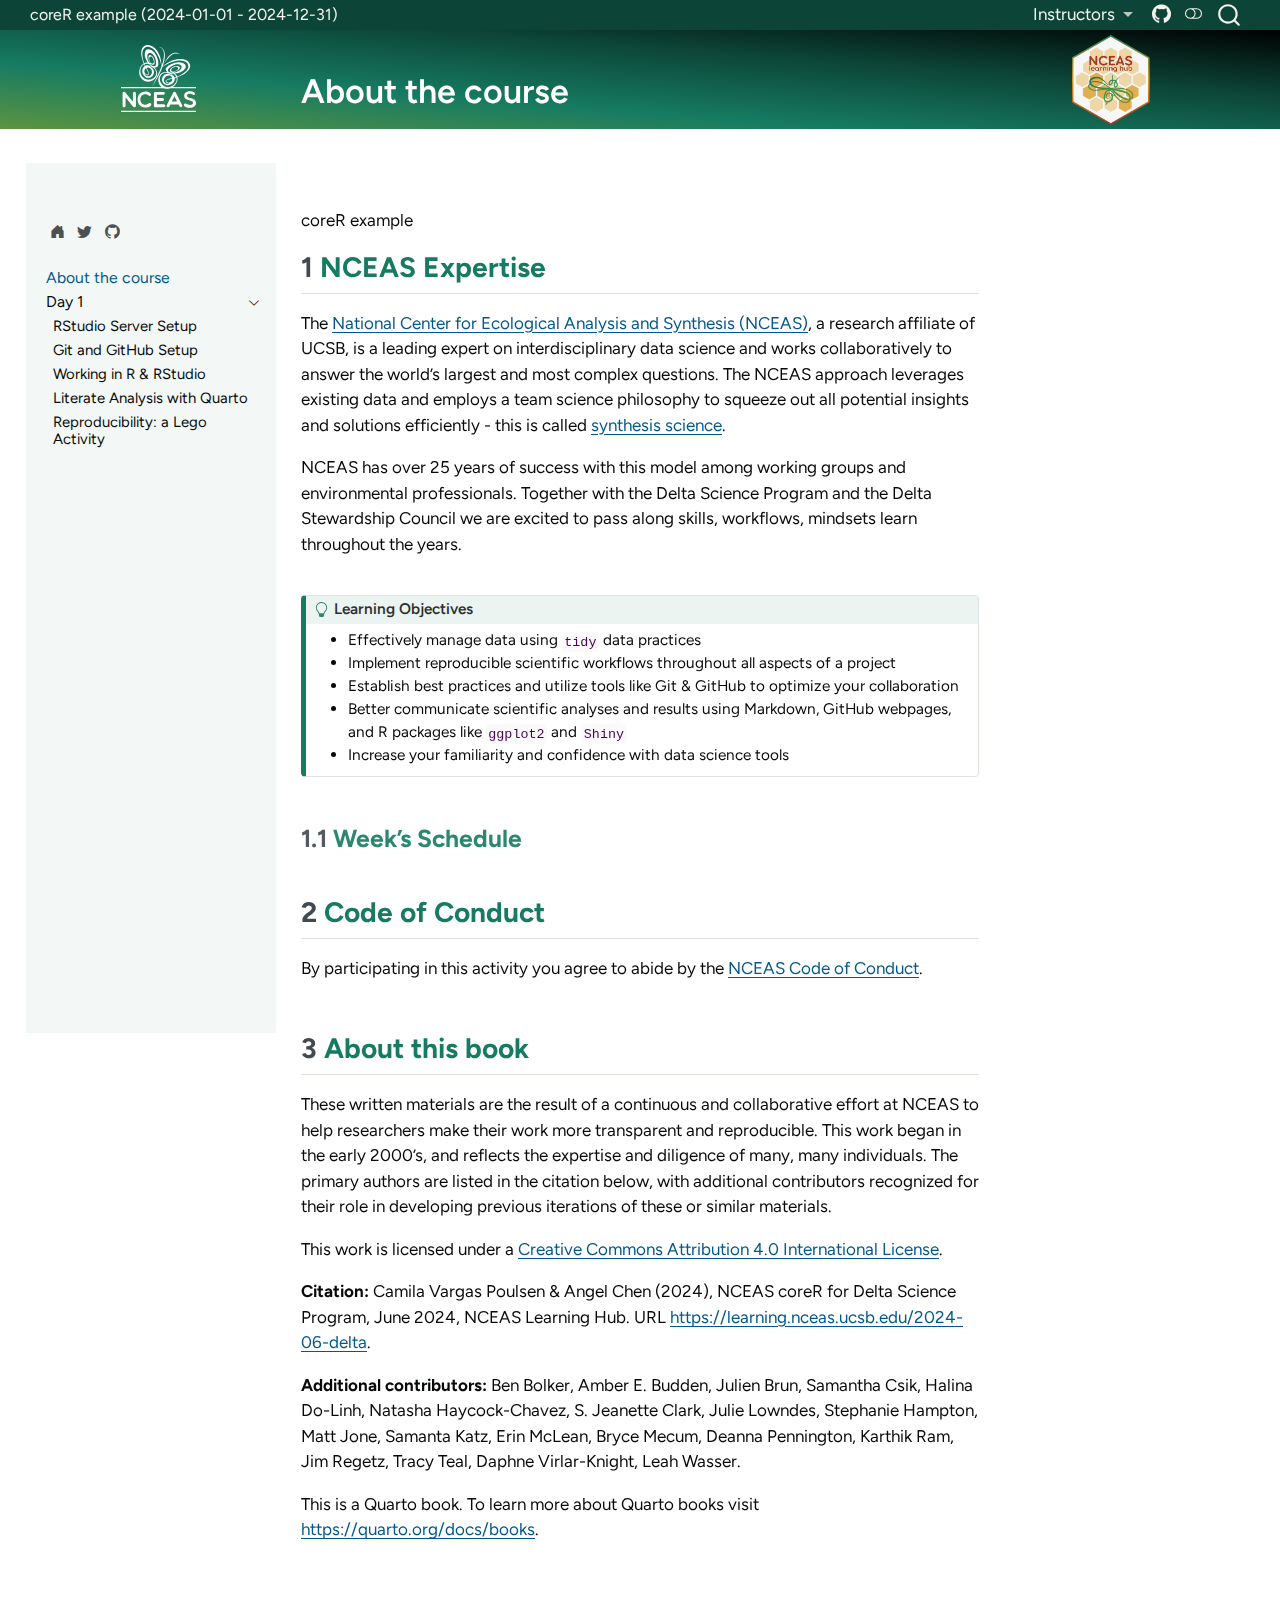
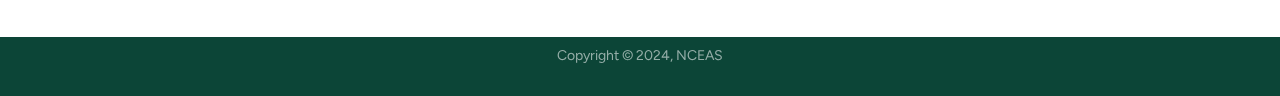
<file: docs/index.html>
<!DOCTYPE html>
<html xmlns="http://www.w3.org/1999/xhtml" lang="en" xml:lang="en"><head>

<meta charset="utf-8">
<meta name="generator" content="quarto-1.5.57">

<meta name="viewport" content="width=device-width, initial-scale=1.0, user-scalable=yes">


<title>About the course – coreR example (2024-01-01 - 2024-12-31)</title>
<style>
code{white-space: pre-wrap;}
span.smallcaps{font-variant: small-caps;}
div.columns{display: flex; gap: min(4vw, 1.5em);}
div.column{flex: auto; overflow-x: auto;}
div.hanging-indent{margin-left: 1.5em; text-indent: -1.5em;}
ul.task-list{list-style: none;}
ul.task-list li input[type="checkbox"] {
  width: 0.8em;
  margin: 0 0.8em 0.2em -1em; /* quarto-specific, see https://github.com/quarto-dev/quarto-cli/issues/4556 */ 
  vertical-align: middle;
}
</style>


<script src="site_libs/quarto-nav/quarto-nav.js"></script>
<script src="site_libs/quarto-nav/headroom.min.js"></script>
<script src="site_libs/clipboard/clipboard.min.js"></script>
<script src="site_libs/quarto-search/autocomplete.umd.js"></script>
<script src="site_libs/quarto-search/fuse.min.js"></script>
<script src="site_libs/quarto-search/quarto-search.js"></script>
<meta name="quarto:offset" content="./">
<link href="site_libs/quarto-contrib/quarto-project/nceas-learning-hub/lh_theme/logo_lh_hex.png" rel="icon" type="image/png">
<script src="site_libs/quarto-html/quarto.js"></script>
<script src="site_libs/quarto-html/popper.min.js"></script>
<script src="site_libs/quarto-html/tippy.umd.min.js"></script>
<script src="site_libs/quarto-html/anchor.min.js"></script>
<link href="site_libs/quarto-html/tippy.css" rel="stylesheet">
<link href="site_libs/quarto-html/quarto-syntax-highlighting.css" rel="stylesheet" class="quarto-color-scheme" id="quarto-text-highlighting-styles">
<link href="site_libs/quarto-html/quarto-syntax-highlighting-dark.css" rel="prefetch" class="quarto-color-scheme quarto-color-alternate" id="quarto-text-highlighting-styles">
<script src="site_libs/bootstrap/bootstrap.min.js"></script>
<link href="site_libs/bootstrap/bootstrap-icons.css" rel="stylesheet">
<link href="site_libs/bootstrap/bootstrap.min.css" rel="stylesheet" class="quarto-color-scheme" id="quarto-bootstrap" data-mode="light">
<link href="site_libs/bootstrap/bootstrap-dark.min.css" rel="prefetch" class="quarto-color-scheme quarto-color-alternate" id="quarto-bootstrap" data-mode="dark">
<script id="quarto-search-options" type="application/json">{
  "location": "navbar",
  "copy-button": false,
  "collapse-after": 3,
  "panel-placement": "end",
  "type": "overlay",
  "limit": 50,
  "keyboard-shortcut": [
    "f",
    "/",
    "s"
  ],
  "show-item-context": false,
  "language": {
    "search-no-results-text": "No results",
    "search-matching-documents-text": "matching documents",
    "search-copy-link-title": "Copy link to search",
    "search-hide-matches-text": "Hide additional matches",
    "search-more-match-text": "more match in this document",
    "search-more-matches-text": "more matches in this document",
    "search-clear-button-title": "Clear",
    "search-text-placeholder": "",
    "search-detached-cancel-button-title": "Cancel",
    "search-submit-button-title": "Submit",
    "search-label": "Search"
  }
}</script>
<style>

      .quarto-title-block .quarto-title-banner {
        background: #44444444;
      }
</style>


<link rel="stylesheet" href="site_libs/quarto-contrib/quarto-project/nceas-learning-hub/lh_theme/lh_style.css">
</head>

<body class="nav-sidebar floating nav-fixed slimcontent">

<div id="quarto-search-results"></div>
  <header id="quarto-header" class="headroom fixed-top quarto-banner">
    <nav class="navbar navbar-expand-lg " data-bs-theme="dark">
      <div class="navbar-container container-fluid">
      <div class="navbar-brand-container mx-auto">
    <a class="navbar-brand" href="./index.html">
    <span class="navbar-title">coreR example (2024-01-01 - 2024-12-31)</span>
    </a>
  </div>
            <div id="quarto-search" class="" title="Search"></div>
          <button class="navbar-toggler" type="button" data-bs-toggle="collapse" data-bs-target="#navbarCollapse" aria-controls="navbarCollapse" role="menu" aria-expanded="false" aria-label="Toggle navigation" onclick="if (window.quartoToggleHeadroom) { window.quartoToggleHeadroom(); }">
  <span class="navbar-toggler-icon"></span>
</button>
          <div class="collapse navbar-collapse" id="navbarCollapse">
            <ul class="navbar-nav navbar-nav-scroll ms-auto">
  <li class="nav-item dropdown ">
    <a class="nav-link dropdown-toggle" href="#" id="nav-menu-instructors" role="link" data-bs-toggle="dropdown" aria-expanded="false">
 <span class="menu-text">Instructors</span>
    </a>
    <ul class="dropdown-menu dropdown-menu-end" aria-labelledby="nav-menu-instructors">    
        <li>
    <a class="dropdown-item" href="https://www.oharascience.com/">
 <span class="dropdown-text">Casey O’Hara</span></a>
  </li>  
    </ul>
  </li>
  <li class="nav-item compact">
    <a class="nav-link" href="https://github.com/nceas-learning-hub/coreR_testing"> <i class="bi bi-github" role="img" aria-label="GitHub">
</i> 
<span class="menu-text"></span></a>
  </li>  
</ul>
          </div> <!-- /navcollapse -->
            <div class="quarto-navbar-tools">
  <a href="" class="quarto-color-scheme-toggle quarto-navigation-tool  px-1" onclick="window.quartoToggleColorScheme(); return false;" title="Toggle dark mode"><i class="bi"></i></a>
</div>
      </div> <!-- /container-fluid -->
    </nav>
  <nav class="quarto-secondary-nav">
    <div class="container-fluid d-flex">
      <button type="button" class="quarto-btn-toggle btn" data-bs-toggle="collapse" role="button" data-bs-target=".quarto-sidebar-collapse-item" aria-controls="quarto-sidebar" aria-expanded="false" aria-label="Toggle sidebar navigation" onclick="if (window.quartoToggleHeadroom) { window.quartoToggleHeadroom(); }">
        <i class="bi bi-layout-text-sidebar-reverse"></i>
      </button>
        <a class="flex-grow-1 no-decor" role="navigation" data-bs-toggle="collapse" data-bs-target=".quarto-sidebar-collapse-item" aria-controls="quarto-sidebar" aria-expanded="false" aria-label="Toggle sidebar navigation" onclick="if (window.quartoToggleHeadroom) { window.quartoToggleHeadroom(); }">      
          <h1 class="quarto-secondary-nav-title">About the course</h1>
        </a>     
      <button type="button" class="btn quarto-search-button" aria-label="Search" onclick="window.quartoOpenSearch();">
        <i class="bi bi-search"></i>
      </button>
    </div>
  </nav>
</header>
<!-- content -->
<header id="title-block-header" class="quarto-title-block default page-columns page-full">
  <div class="quarto-title-banner page-columns page-full">
    <div class="quarto-title column-body">
      <h1 class="title d-none d-lg-block">About the course</h1>
                      </div>
  </div>
    
  
  <div class="quarto-title-meta">

      
    
      
    </div>
    
  
  </header><div id="quarto-content" class="quarto-container page-columns page-rows-contents page-layout-article page-navbar">
<!-- sidebar -->
  <nav id="quarto-sidebar" class="sidebar collapse collapse-horizontal quarto-sidebar-collapse-item sidebar-navigation floating overflow-auto">
        <div class="mt-2 flex-shrink-0 align-items-center">
        <div class="sidebar-search">
        <div id="quarto-search" class="" title="Search"></div>
        </div>
        </div>
        <div class="sidebar-tools-collapse tools-wide">
    <a href="https://www.nceas.ucsb.edu/learning-hub" title="" class="quarto-navigation-tool px-1" aria-label=""><i class="bi bi-house-door-fill"></i></a>
    <a href="https://twitter.com/ucsb_nceas" title="" class="quarto-navigation-tool px-1" aria-label=""><i class="bi bi-twitter"></i></a>
    <a href="./COURSE_URL" title="" class="quarto-navigation-tool px-1" aria-label=""><i class="bi bi-github"></i></a>
</div>
    <div class="sidebar-menu-container"> 
    <ul class="list-unstyled mt-1">
        <li class="sidebar-item">
  <div class="sidebar-item-container"> 
  <a href="./index.html" class="sidebar-item-text sidebar-link active">
 <span class="menu-text">About the course</span></a>
  </div>
</li>
        <li class="sidebar-item sidebar-item-section">
      <div class="sidebar-item-container"> 
            <a class="sidebar-item-text sidebar-link text-start" data-bs-toggle="collapse" data-bs-target="#quarto-sidebar-section-1" role="navigation" aria-expanded="true">
 <span class="menu-text">Day 1</span></a>
          <a class="sidebar-item-toggle text-start" data-bs-toggle="collapse" data-bs-target="#quarto-sidebar-section-1" role="navigation" aria-expanded="true" aria-label="Toggle section">
            <i class="bi bi-chevron-right ms-2"></i>
          </a> 
      </div>
      <ul id="quarto-sidebar-section-1" class="collapse list-unstyled sidebar-section depth1 show">  
          <li class="sidebar-item">
  <div class="sidebar-item-container"> 
  <a href="./s01_r_rstudio_server_setup.html" class="sidebar-item-text sidebar-link">
 <span class="menu-text">RStudio Server Setup</span></a>
  </div>
</li>
          <li class="sidebar-item">
  <div class="sidebar-item-container"> 
  <a href="./s02_git_setup.html" class="sidebar-item-text sidebar-link">
 <span class="menu-text">Git and GitHub Setup</span></a>
  </div>
</li>
          <li class="sidebar-item">
  <div class="sidebar-item-container"> 
  <a href="./s03_r_programming_introduction.html" class="sidebar-item-text sidebar-link">
 <span class="menu-text">Working in R &amp; RStudio</span></a>
  </div>
</li>
          <li class="sidebar-item">
  <div class="sidebar-item-container"> 
  <a href="./s04_r_quarto_literate_analysis.html" class="sidebar-item-text sidebar-link">
 <span class="menu-text">Literate Analysis with Quarto</span></a>
  </div>
</li>
          <li class="sidebar-item">
  <div class="sidebar-item-container"> 
  <a href="./s05_activity_reproducibility_lego.html" class="sidebar-item-text sidebar-link">
 <span class="menu-text">Reproducibility: a Lego Activity</span></a>
  </div>
</li>
      </ul>
  </li>
    </ul>
    </div>
</nav>
<div id="quarto-sidebar-glass" class="quarto-sidebar-collapse-item" data-bs-toggle="collapse" data-bs-target=".quarto-sidebar-collapse-item"></div>
<!-- margin-sidebar -->
    <div id="quarto-margin-sidebar" class="sidebar margin-sidebar zindex-bottom">
    </div>
<!-- main -->
<main class="content quarto-banner-title-block page-columns page-full" id="quarto-document-content">






<div class="no-row-height column-margin column-container"><div class="">

</div></div><p>coreR example <!-- As part of a collaboration between NCEAS and the Delta Science Program, this course has been adapted from [NCEAS coreR course](https://www.nceas.ucsb.edu/learning-hub/core-r), an in-person immersion in R programming for environmental data science. Researchers will gain experience with essential data science tools and best practices to increase their capacity as collaborators, reproducible coders, and open scientists. --></p>
<section id="nceas-expertise" class="level2 page-columns page-full" data-number="1">
<h2 data-number="1" class="anchored" data-anchor-id="nceas-expertise"><span class="header-section-number">1</span> NCEAS Expertise</h2>
<p>The <a href="https://www.nceas.ucsb.edu/">National Center for Ecological Analysis and Synthesis (NCEAS)</a>, a research affiliate of UCSB, is a leading expert on interdisciplinary data science and works collaboratively to answer the world’s largest and most complex questions. The NCEAS approach leverages existing data and employs a team science philosophy to squeeze out all potential insights and solutions efficiently - this is called <a href="https://www.nceas.ucsb.edu/our-approach">synthesis science</a>.</p>
<p>NCEAS has over 25 years of success with this model among working groups and environmental professionals. Together with the Delta Science Program and the Delta Stewardship Council we are excited to pass along skills, workflows, mindsets learn throughout the years.</p>
<!-- *June 10 - 13, 2024* -->
<div class="callout callout-style-default callout-tip callout-titled">
<div class="callout-header d-flex align-content-center">
<div class="callout-icon-container">
<i class="callout-icon"></i>
</div>
<div class="callout-title-container flex-fill">
Learning Objectives
</div>
</div>
<div class="callout-body-container callout-body">
<ul>
<li>Effectively manage data using <code>tidy</code> data practices</li>
<li>Implement reproducible scientific workflows throughout all aspects of a project</li>
<li>Establish best practices and utilize tools like Git &amp; GitHub to optimize your collaboration</li>
<li>Better communicate scientific analyses and results using Markdown, GitHub webpages, and R packages like <code>ggplot2</code> and <code>Shiny</code></li>
<li>Increase your familiarity and confidence with data science tools</li>
</ul>
</div>
</div>
<section id="weeks-schedule" class="level3 page-columns page-full" data-number="1.1">
<h3 data-number="1.1" class="anchored" data-anchor-id="weeks-schedule"><span class="header-section-number">1.1</span> Week’s Schedule</h3>
<div class="column-body-outset">
<!-- ![](images/schedule.png) -->
</div>
</section>
</section>
<section id="code-of-conduct" class="level2" data-number="2">
<h2 data-number="2" class="anchored" data-anchor-id="code-of-conduct"><span class="header-section-number">2</span> Code of Conduct</h2>
<p>By participating in this activity you agree to abide by the <a href="https://www.nceas.ucsb.edu/sites/default/files/2021-11/NCEAS_Code-of-Conduct_Nov2021_0.pdf">NCEAS Code of Conduct</a>.</p>
</section>
<section id="about-this-book" class="level2" data-number="3">
<h2 data-number="3" class="anchored" data-anchor-id="about-this-book"><span class="header-section-number">3</span> About this book</h2>
<p>These written materials are the result of a continuous and collaborative effort at NCEAS to help researchers make their work more transparent and reproducible. This work began in the early 2000’s, and reflects the expertise and diligence of many, many individuals. The primary authors are listed in the citation below, with additional contributors recognized for their role in developing previous iterations of these or similar materials.</p>
<p>This work is licensed under a <a href="http://creativecommons.org/licenses/by/4.0/">Creative Commons Attribution 4.0 International License</a>.</p>
<p><strong>Citation:</strong> Camila Vargas Poulsen &amp; Angel Chen (2024), NCEAS coreR for Delta Science Program, June 2024, NCEAS Learning Hub. URL <a href="https://learning.nceas.ucsb.edu/2024-06-delta" class="uri">https://learning.nceas.ucsb.edu/2024-06-delta</a>.</p>
<p><strong>Additional contributors:</strong> Ben Bolker, Amber E. Budden, Julien Brun, Samantha Csik, Halina Do-Linh, Natasha Haycock-Chavez, S. Jeanette Clark, Julie Lowndes, Stephanie Hampton, Matt Jone, Samanta Katz, Erin McLean, Bryce Mecum, Deanna Pennington, Karthik Ram, Jim Regetz, Tracy Teal, Daphne Virlar-Knight, Leah Wasser.</p>
<p>This is a Quarto book. To learn more about Quarto books visit <a href="https://quarto.org/docs/books" class="uri">https://quarto.org/docs/books</a>.</p>


</section>

</main> <!-- /main -->
<script id="quarto-html-after-body" type="application/javascript">
window.document.addEventListener("DOMContentLoaded", function (event) {
  const toggleBodyColorMode = (bsSheetEl) => {
    const mode = bsSheetEl.getAttribute("data-mode");
    const bodyEl = window.document.querySelector("body");
    if (mode === "dark") {
      bodyEl.classList.add("quarto-dark");
      bodyEl.classList.remove("quarto-light");
    } else {
      bodyEl.classList.add("quarto-light");
      bodyEl.classList.remove("quarto-dark");
    }
  }
  const toggleBodyColorPrimary = () => {
    const bsSheetEl = window.document.querySelector("link#quarto-bootstrap");
    if (bsSheetEl) {
      toggleBodyColorMode(bsSheetEl);
    }
  }
  toggleBodyColorPrimary();  
  const disableStylesheet = (stylesheets) => {
    for (let i=0; i < stylesheets.length; i++) {
      const stylesheet = stylesheets[i];
      stylesheet.rel = 'prefetch';
    }
  }
  const enableStylesheet = (stylesheets) => {
    for (let i=0; i < stylesheets.length; i++) {
      const stylesheet = stylesheets[i];
      stylesheet.rel = 'stylesheet';
    }
  }
  const manageTransitions = (selector, allowTransitions) => {
    const els = window.document.querySelectorAll(selector);
    for (let i=0; i < els.length; i++) {
      const el = els[i];
      if (allowTransitions) {
        el.classList.remove('notransition');
      } else {
        el.classList.add('notransition');
      }
    }
  }
  const toggleGiscusIfUsed = (isAlternate, darkModeDefault) => {
    const baseTheme = document.querySelector('#giscus-base-theme')?.value ?? 'light';
    const alternateTheme = document.querySelector('#giscus-alt-theme')?.value ?? 'dark';
    let newTheme = '';
    if(darkModeDefault) {
      newTheme = isAlternate ? baseTheme : alternateTheme;
    } else {
      newTheme = isAlternate ? alternateTheme : baseTheme;
    }
    const changeGiscusTheme = () => {
      // From: https://github.com/giscus/giscus/issues/336
      const sendMessage = (message) => {
        const iframe = document.querySelector('iframe.giscus-frame');
        if (!iframe) return;
        iframe.contentWindow.postMessage({ giscus: message }, 'https://giscus.app');
      }
      sendMessage({
        setConfig: {
          theme: newTheme
        }
      });
    }
    const isGiscussLoaded = window.document.querySelector('iframe.giscus-frame') !== null;
    if (isGiscussLoaded) {
      changeGiscusTheme();
    }
  }
  const toggleColorMode = (alternate) => {
    // Switch the stylesheets
    const alternateStylesheets = window.document.querySelectorAll('link.quarto-color-scheme.quarto-color-alternate');
    manageTransitions('#quarto-margin-sidebar .nav-link', false);
    if (alternate) {
      enableStylesheet(alternateStylesheets);
      for (const sheetNode of alternateStylesheets) {
        if (sheetNode.id === "quarto-bootstrap") {
          toggleBodyColorMode(sheetNode);
        }
      }
    } else {
      disableStylesheet(alternateStylesheets);
      toggleBodyColorPrimary();
    }
    manageTransitions('#quarto-margin-sidebar .nav-link', true);
    // Switch the toggles
    const toggles = window.document.querySelectorAll('.quarto-color-scheme-toggle');
    for (let i=0; i < toggles.length; i++) {
      const toggle = toggles[i];
      if (toggle) {
        if (alternate) {
          toggle.classList.add("alternate");     
        } else {
          toggle.classList.remove("alternate");
        }
      }
    }
    // Hack to workaround the fact that safari doesn't
    // properly recolor the scrollbar when toggling (#1455)
    if (navigator.userAgent.indexOf('Safari') > 0 && navigator.userAgent.indexOf('Chrome') == -1) {
      manageTransitions("body", false);
      window.scrollTo(0, 1);
      setTimeout(() => {
        window.scrollTo(0, 0);
        manageTransitions("body", true);
      }, 40);  
    }
  }
  const isFileUrl = () => { 
    return window.location.protocol === 'file:';
  }
  const hasAlternateSentinel = () => {  
    let styleSentinel = getColorSchemeSentinel();
    if (styleSentinel !== null) {
      return styleSentinel === "alternate";
    } else {
      return false;
    }
  }
  const setStyleSentinel = (alternate) => {
    const value = alternate ? "alternate" : "default";
    if (!isFileUrl()) {
      window.localStorage.setItem("quarto-color-scheme", value);
    } else {
      localAlternateSentinel = value;
    }
  }
  const getColorSchemeSentinel = () => {
    if (!isFileUrl()) {
      const storageValue = window.localStorage.getItem("quarto-color-scheme");
      return storageValue != null ? storageValue : localAlternateSentinel;
    } else {
      return localAlternateSentinel;
    }
  }
  const darkModeDefault = false;
  let localAlternateSentinel = darkModeDefault ? 'alternate' : 'default';
  // Dark / light mode switch
  window.quartoToggleColorScheme = () => {
    // Read the current dark / light value 
    let toAlternate = !hasAlternateSentinel();
    toggleColorMode(toAlternate);
    setStyleSentinel(toAlternate);
    toggleGiscusIfUsed(toAlternate, darkModeDefault);
  };
  // Ensure there is a toggle, if there isn't float one in the top right
  if (window.document.querySelector('.quarto-color-scheme-toggle') === null) {
    const a = window.document.createElement('a');
    a.classList.add('top-right');
    a.classList.add('quarto-color-scheme-toggle');
    a.href = "";
    a.onclick = function() { try { window.quartoToggleColorScheme(); } catch {} return false; };
    const i = window.document.createElement("i");
    i.classList.add('bi');
    a.appendChild(i);
    window.document.body.appendChild(a);
  }
  // Switch to dark mode if need be
  if (hasAlternateSentinel()) {
    toggleColorMode(true);
  } else {
    toggleColorMode(false);
  }
  const icon = "";
  const anchorJS = new window.AnchorJS();
  anchorJS.options = {
    placement: 'right',
    icon: icon
  };
  anchorJS.add('.anchored');
  const isCodeAnnotation = (el) => {
    for (const clz of el.classList) {
      if (clz.startsWith('code-annotation-')) {                     
        return true;
      }
    }
    return false;
  }
  const onCopySuccess = function(e) {
    // button target
    const button = e.trigger;
    // don't keep focus
    button.blur();
    // flash "checked"
    button.classList.add('code-copy-button-checked');
    var currentTitle = button.getAttribute("title");
    button.setAttribute("title", "Copied!");
    let tooltip;
    if (window.bootstrap) {
      button.setAttribute("data-bs-toggle", "tooltip");
      button.setAttribute("data-bs-placement", "left");
      button.setAttribute("data-bs-title", "Copied!");
      tooltip = new bootstrap.Tooltip(button, 
        { trigger: "manual", 
          customClass: "code-copy-button-tooltip",
          offset: [0, -8]});
      tooltip.show();    
    }
    setTimeout(function() {
      if (tooltip) {
        tooltip.hide();
        button.removeAttribute("data-bs-title");
        button.removeAttribute("data-bs-toggle");
        button.removeAttribute("data-bs-placement");
      }
      button.setAttribute("title", currentTitle);
      button.classList.remove('code-copy-button-checked');
    }, 1000);
    // clear code selection
    e.clearSelection();
  }
  const getTextToCopy = function(trigger) {
      const codeEl = trigger.previousElementSibling.cloneNode(true);
      for (const childEl of codeEl.children) {
        if (isCodeAnnotation(childEl)) {
          childEl.remove();
        }
      }
      return codeEl.innerText;
  }
  const clipboard = new window.ClipboardJS('.code-copy-button:not([data-in-quarto-modal])', {
    text: getTextToCopy
  });
  clipboard.on('success', onCopySuccess);
  if (window.document.getElementById('quarto-embedded-source-code-modal')) {
    // For code content inside modals, clipBoardJS needs to be initialized with a container option
    // TODO: Check when it could be a function (https://github.com/zenorocha/clipboard.js/issues/860)
    const clipboardModal = new window.ClipboardJS('.code-copy-button[data-in-quarto-modal]', {
      text: getTextToCopy,
      container: window.document.getElementById('quarto-embedded-source-code-modal')
    });
    clipboardModal.on('success', onCopySuccess);
  }
    var localhostRegex = new RegExp(/^(?:http|https):\/\/localhost\:?[0-9]*\//);
    var mailtoRegex = new RegExp(/^mailto:/);
      var filterRegex = new RegExp('/' + window.location.host + '/');
    var isInternal = (href) => {
        return filterRegex.test(href) || localhostRegex.test(href) || mailtoRegex.test(href);
    }
    // Inspect non-navigation links and adorn them if external
 	var links = window.document.querySelectorAll('a[href]:not(.nav-link):not(.navbar-brand):not(.toc-action):not(.sidebar-link):not(.sidebar-item-toggle):not(.pagination-link):not(.no-external):not([aria-hidden]):not(.dropdown-item):not(.quarto-navigation-tool):not(.about-link)');
    for (var i=0; i<links.length; i++) {
      const link = links[i];
      if (!isInternal(link.href)) {
        // undo the damage that might have been done by quarto-nav.js in the case of
        // links that we want to consider external
        if (link.dataset.originalHref !== undefined) {
          link.href = link.dataset.originalHref;
        }
          // target, if specified
          link.setAttribute("target", "_blank");
          if (link.getAttribute("rel") === null) {
            link.setAttribute("rel", "noopener");
          }
      }
    }
  function tippyHover(el, contentFn, onTriggerFn, onUntriggerFn) {
    const config = {
      allowHTML: true,
      maxWidth: 500,
      delay: 100,
      arrow: false,
      appendTo: function(el) {
          return el.parentElement;
      },
      interactive: true,
      interactiveBorder: 10,
      theme: 'quarto',
      placement: 'bottom-start',
    };
    if (contentFn) {
      config.content = contentFn;
    }
    if (onTriggerFn) {
      config.onTrigger = onTriggerFn;
    }
    if (onUntriggerFn) {
      config.onUntrigger = onUntriggerFn;
    }
    window.tippy(el, config); 
  }
  const noterefs = window.document.querySelectorAll('a[role="doc-noteref"]');
  for (var i=0; i<noterefs.length; i++) {
    const ref = noterefs[i];
    tippyHover(ref, function() {
      // use id or data attribute instead here
      let href = ref.getAttribute('data-footnote-href') || ref.getAttribute('href');
      try { href = new URL(href).hash; } catch {}
      const id = href.replace(/^#\/?/, "");
      const note = window.document.getElementById(id);
      if (note) {
        return note.innerHTML;
      } else {
        return "";
      }
    });
  }
  const xrefs = window.document.querySelectorAll('a.quarto-xref');
  const processXRef = (id, note) => {
    // Strip column container classes
    const stripColumnClz = (el) => {
      el.classList.remove("page-full", "page-columns");
      if (el.children) {
        for (const child of el.children) {
          stripColumnClz(child);
        }
      }
    }
    stripColumnClz(note)
    if (id === null || id.startsWith('sec-')) {
      // Special case sections, only their first couple elements
      const container = document.createElement("div");
      if (note.children && note.children.length > 2) {
        container.appendChild(note.children[0].cloneNode(true));
        for (let i = 1; i < note.children.length; i++) {
          const child = note.children[i];
          if (child.tagName === "P" && child.innerText === "") {
            continue;
          } else {
            container.appendChild(child.cloneNode(true));
            break;
          }
        }
        if (window.Quarto?.typesetMath) {
          window.Quarto.typesetMath(container);
        }
        return container.innerHTML
      } else {
        if (window.Quarto?.typesetMath) {
          window.Quarto.typesetMath(note);
        }
        return note.innerHTML;
      }
    } else {
      // Remove any anchor links if they are present
      const anchorLink = note.querySelector('a.anchorjs-link');
      if (anchorLink) {
        anchorLink.remove();
      }
      if (window.Quarto?.typesetMath) {
        window.Quarto.typesetMath(note);
      }
      // TODO in 1.5, we should make sure this works without a callout special case
      if (note.classList.contains("callout")) {
        return note.outerHTML;
      } else {
        return note.innerHTML;
      }
    }
  }
  for (var i=0; i<xrefs.length; i++) {
    const xref = xrefs[i];
    tippyHover(xref, undefined, function(instance) {
      instance.disable();
      let url = xref.getAttribute('href');
      let hash = undefined; 
      if (url.startsWith('#')) {
        hash = url;
      } else {
        try { hash = new URL(url).hash; } catch {}
      }
      if (hash) {
        const id = hash.replace(/^#\/?/, "");
        const note = window.document.getElementById(id);
        if (note !== null) {
          try {
            const html = processXRef(id, note.cloneNode(true));
            instance.setContent(html);
          } finally {
            instance.enable();
            instance.show();
          }
        } else {
          // See if we can fetch this
          fetch(url.split('#')[0])
          .then(res => res.text())
          .then(html => {
            const parser = new DOMParser();
            const htmlDoc = parser.parseFromString(html, "text/html");
            const note = htmlDoc.getElementById(id);
            if (note !== null) {
              const html = processXRef(id, note);
              instance.setContent(html);
            } 
          }).finally(() => {
            instance.enable();
            instance.show();
          });
        }
      } else {
        // See if we can fetch a full url (with no hash to target)
        // This is a special case and we should probably do some content thinning / targeting
        fetch(url)
        .then(res => res.text())
        .then(html => {
          const parser = new DOMParser();
          const htmlDoc = parser.parseFromString(html, "text/html");
          const note = htmlDoc.querySelector('main.content');
          if (note !== null) {
            // This should only happen for chapter cross references
            // (since there is no id in the URL)
            // remove the first header
            if (note.children.length > 0 && note.children[0].tagName === "HEADER") {
              note.children[0].remove();
            }
            const html = processXRef(null, note);
            instance.setContent(html);
          } 
        }).finally(() => {
          instance.enable();
          instance.show();
        });
      }
    }, function(instance) {
    });
  }
      let selectedAnnoteEl;
      const selectorForAnnotation = ( cell, annotation) => {
        let cellAttr = 'data-code-cell="' + cell + '"';
        let lineAttr = 'data-code-annotation="' +  annotation + '"';
        const selector = 'span[' + cellAttr + '][' + lineAttr + ']';
        return selector;
      }
      const selectCodeLines = (annoteEl) => {
        const doc = window.document;
        const targetCell = annoteEl.getAttribute("data-target-cell");
        const targetAnnotation = annoteEl.getAttribute("data-target-annotation");
        const annoteSpan = window.document.querySelector(selectorForAnnotation(targetCell, targetAnnotation));
        const lines = annoteSpan.getAttribute("data-code-lines").split(",");
        const lineIds = lines.map((line) => {
          return targetCell + "-" + line;
        })
        let top = null;
        let height = null;
        let parent = null;
        if (lineIds.length > 0) {
            //compute the position of the single el (top and bottom and make a div)
            const el = window.document.getElementById(lineIds[0]);
            top = el.offsetTop;
            height = el.offsetHeight;
            parent = el.parentElement.parentElement;
          if (lineIds.length > 1) {
            const lastEl = window.document.getElementById(lineIds[lineIds.length - 1]);
            const bottom = lastEl.offsetTop + lastEl.offsetHeight;
            height = bottom - top;
          }
          if (top !== null && height !== null && parent !== null) {
            // cook up a div (if necessary) and position it 
            let div = window.document.getElementById("code-annotation-line-highlight");
            if (div === null) {
              div = window.document.createElement("div");
              div.setAttribute("id", "code-annotation-line-highlight");
              div.style.position = 'absolute';
              parent.appendChild(div);
            }
            div.style.top = top - 2 + "px";
            div.style.height = height + 4 + "px";
            div.style.left = 0;
            let gutterDiv = window.document.getElementById("code-annotation-line-highlight-gutter");
            if (gutterDiv === null) {
              gutterDiv = window.document.createElement("div");
              gutterDiv.setAttribute("id", "code-annotation-line-highlight-gutter");
              gutterDiv.style.position = 'absolute';
              const codeCell = window.document.getElementById(targetCell);
              const gutter = codeCell.querySelector('.code-annotation-gutter');
              gutter.appendChild(gutterDiv);
            }
            gutterDiv.style.top = top - 2 + "px";
            gutterDiv.style.height = height + 4 + "px";
          }
          selectedAnnoteEl = annoteEl;
        }
      };
      const unselectCodeLines = () => {
        const elementsIds = ["code-annotation-line-highlight", "code-annotation-line-highlight-gutter"];
        elementsIds.forEach((elId) => {
          const div = window.document.getElementById(elId);
          if (div) {
            div.remove();
          }
        });
        selectedAnnoteEl = undefined;
      };
        // Handle positioning of the toggle
    window.addEventListener(
      "resize",
      throttle(() => {
        elRect = undefined;
        if (selectedAnnoteEl) {
          selectCodeLines(selectedAnnoteEl);
        }
      }, 10)
    );
    function throttle(fn, ms) {
    let throttle = false;
    let timer;
      return (...args) => {
        if(!throttle) { // first call gets through
            fn.apply(this, args);
            throttle = true;
        } else { // all the others get throttled
            if(timer) clearTimeout(timer); // cancel #2
            timer = setTimeout(() => {
              fn.apply(this, args);
              timer = throttle = false;
            }, ms);
        }
      };
    }
      // Attach click handler to the DT
      const annoteDls = window.document.querySelectorAll('dt[data-target-cell]');
      for (const annoteDlNode of annoteDls) {
        annoteDlNode.addEventListener('click', (event) => {
          const clickedEl = event.target;
          if (clickedEl !== selectedAnnoteEl) {
            unselectCodeLines();
            const activeEl = window.document.querySelector('dt[data-target-cell].code-annotation-active');
            if (activeEl) {
              activeEl.classList.remove('code-annotation-active');
            }
            selectCodeLines(clickedEl);
            clickedEl.classList.add('code-annotation-active');
          } else {
            // Unselect the line
            unselectCodeLines();
            clickedEl.classList.remove('code-annotation-active');
          }
        });
      }
  const findCites = (el) => {
    const parentEl = el.parentElement;
    if (parentEl) {
      const cites = parentEl.dataset.cites;
      if (cites) {
        return {
          el,
          cites: cites.split(' ')
        };
      } else {
        return findCites(el.parentElement)
      }
    } else {
      return undefined;
    }
  };
  var bibliorefs = window.document.querySelectorAll('a[role="doc-biblioref"]');
  for (var i=0; i<bibliorefs.length; i++) {
    const ref = bibliorefs[i];
    const citeInfo = findCites(ref);
    if (citeInfo) {
      tippyHover(citeInfo.el, function() {
        var popup = window.document.createElement('div');
        citeInfo.cites.forEach(function(cite) {
          var citeDiv = window.document.createElement('div');
          citeDiv.classList.add('hanging-indent');
          citeDiv.classList.add('csl-entry');
          var biblioDiv = window.document.getElementById('ref-' + cite);
          if (biblioDiv) {
            citeDiv.innerHTML = biblioDiv.innerHTML;
          }
          popup.appendChild(citeDiv);
        });
        return popup.innerHTML;
      });
    }
  }
});
</script>
</div> <!-- /content -->
<footer class="footer">
  <div class="nav-footer">
    <div class="nav-footer-left">
      &nbsp;
    </div>   
    <div class="nav-footer-center">
<p>Copyright © 2024, NCEAS</p>
</div>
    <div class="nav-footer-right">
      &nbsp;
    </div>
  </div>
</footer>




</body></html>
</file>
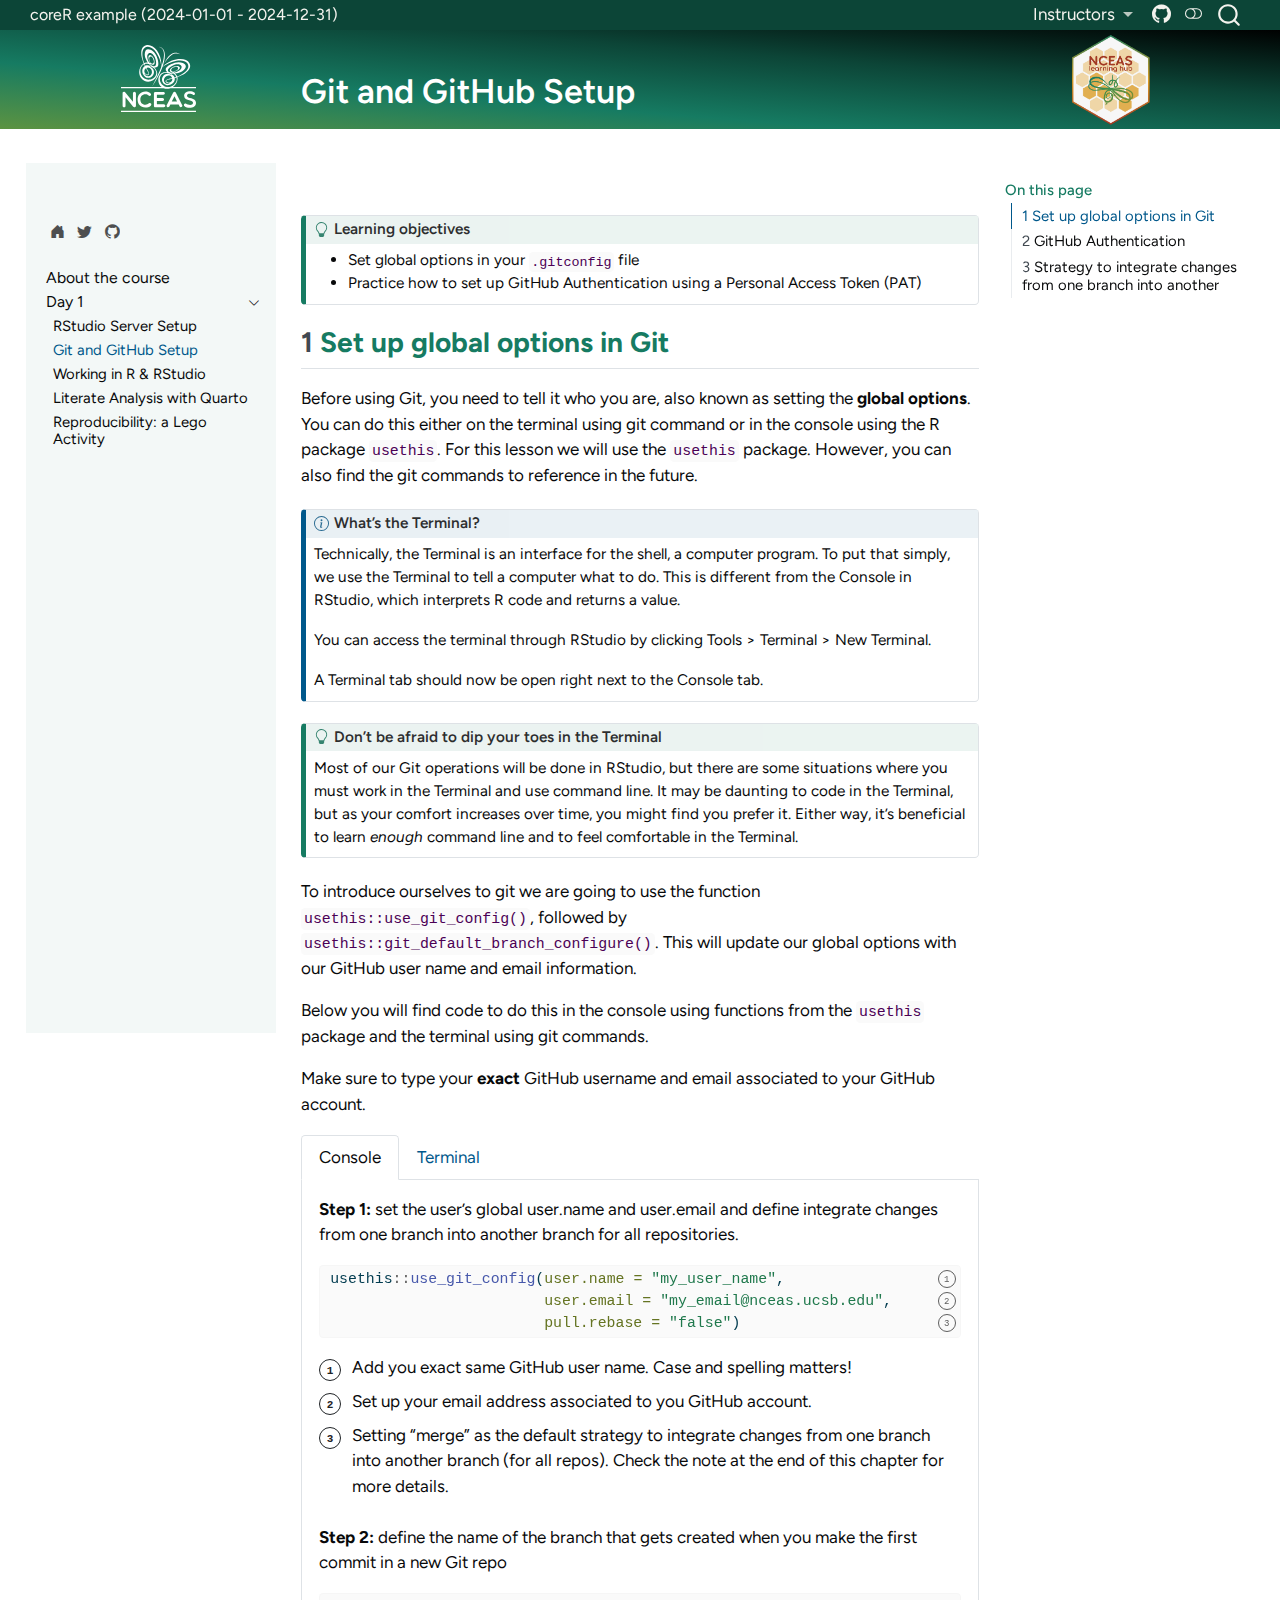
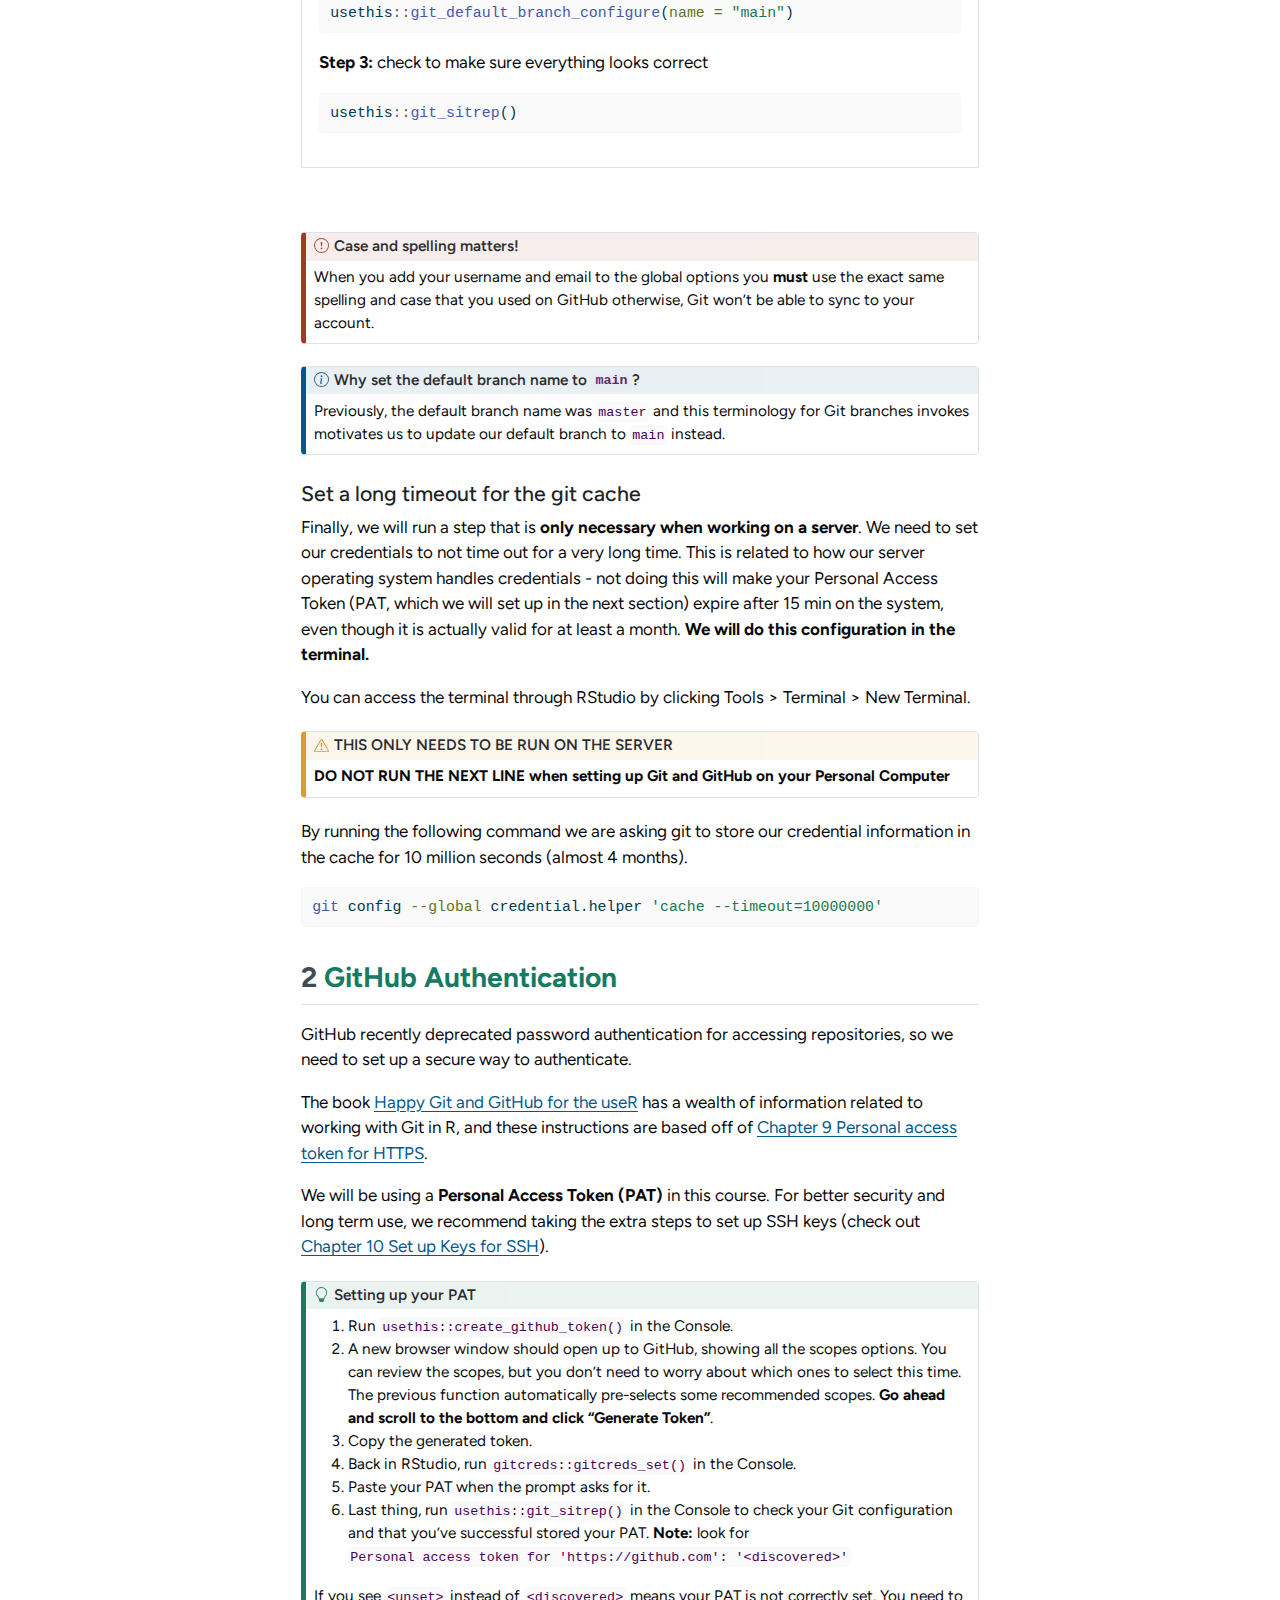
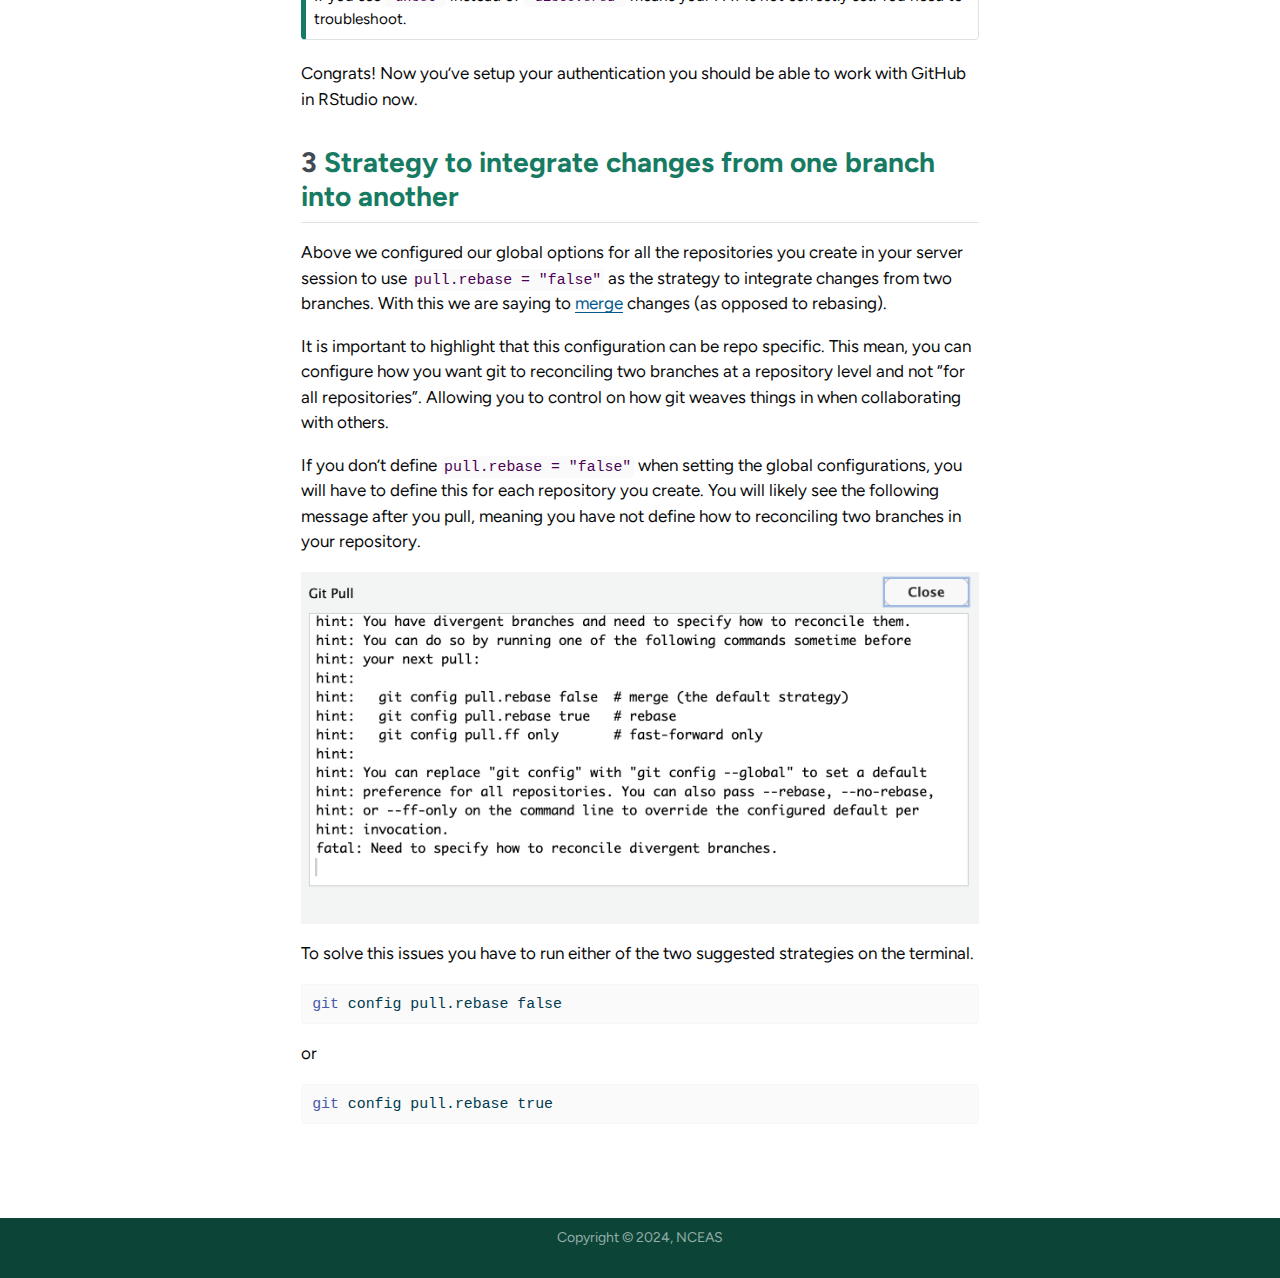
<file: docs/s02_git_setup.html>
<!DOCTYPE html>
<html xmlns="http://www.w3.org/1999/xhtml" lang="en" xml:lang="en"><head>

<meta charset="utf-8">
<meta name="generator" content="quarto-1.5.57">

<meta name="viewport" content="width=device-width, initial-scale=1.0, user-scalable=yes">


<title>Git and GitHub Setup – coreR example (2024-01-01 - 2024-12-31)</title>
<style>
code{white-space: pre-wrap;}
span.smallcaps{font-variant: small-caps;}
div.columns{display: flex; gap: min(4vw, 1.5em);}
div.column{flex: auto; overflow-x: auto;}
div.hanging-indent{margin-left: 1.5em; text-indent: -1.5em;}
ul.task-list{list-style: none;}
ul.task-list li input[type="checkbox"] {
  width: 0.8em;
  margin: 0 0.8em 0.2em -1em; /* quarto-specific, see https://github.com/quarto-dev/quarto-cli/issues/4556 */ 
  vertical-align: middle;
}
/* CSS for syntax highlighting */
pre > code.sourceCode { white-space: pre; position: relative; }
pre > code.sourceCode > span { line-height: 1.25; }
pre > code.sourceCode > span:empty { height: 1.2em; }
.sourceCode { overflow: visible; }
code.sourceCode > span { color: inherit; text-decoration: inherit; }
div.sourceCode { margin: 1em 0; }
pre.sourceCode { margin: 0; }
@media screen {
div.sourceCode { overflow: auto; }
}
@media print {
pre > code.sourceCode { white-space: pre-wrap; }
pre > code.sourceCode > span { display: inline-block; text-indent: -5em; padding-left: 5em; }
}
pre.numberSource code
  { counter-reset: source-line 0; }
pre.numberSource code > span
  { position: relative; left: -4em; counter-increment: source-line; }
pre.numberSource code > span > a:first-child::before
  { content: counter(source-line);
    position: relative; left: -1em; text-align: right; vertical-align: baseline;
    border: none; display: inline-block;
    -webkit-touch-callout: none; -webkit-user-select: none;
    -khtml-user-select: none; -moz-user-select: none;
    -ms-user-select: none; user-select: none;
    padding: 0 4px; width: 4em;
  }
pre.numberSource { margin-left: 3em;  padding-left: 4px; }
div.sourceCode
  {   }
@media screen {
pre > code.sourceCode > span > a:first-child::before { text-decoration: underline; }
}
</style>


<script src="site_libs/quarto-nav/quarto-nav.js"></script>
<script src="site_libs/quarto-nav/headroom.min.js"></script>
<script src="site_libs/clipboard/clipboard.min.js"></script>
<script src="site_libs/quarto-search/autocomplete.umd.js"></script>
<script src="site_libs/quarto-search/fuse.min.js"></script>
<script src="site_libs/quarto-search/quarto-search.js"></script>
<meta name="quarto:offset" content="./">
<link href="site_libs/quarto-contrib/quarto-project/nceas-learning-hub/lh_theme/logo_lh_hex.png" rel="icon" type="image/png">
<script src="site_libs/quarto-html/quarto.js"></script>
<script src="site_libs/quarto-html/popper.min.js"></script>
<script src="site_libs/quarto-html/tippy.umd.min.js"></script>
<script src="site_libs/quarto-html/anchor.min.js"></script>
<link href="site_libs/quarto-html/tippy.css" rel="stylesheet">
<link href="site_libs/quarto-html/quarto-syntax-highlighting.css" rel="stylesheet" class="quarto-color-scheme" id="quarto-text-highlighting-styles">
<link href="site_libs/quarto-html/quarto-syntax-highlighting-dark.css" rel="prefetch" class="quarto-color-scheme quarto-color-alternate" id="quarto-text-highlighting-styles">
<script src="site_libs/bootstrap/bootstrap.min.js"></script>
<link href="site_libs/bootstrap/bootstrap-icons.css" rel="stylesheet">
<link href="site_libs/bootstrap/bootstrap.min.css" rel="stylesheet" class="quarto-color-scheme" id="quarto-bootstrap" data-mode="light">
<link href="site_libs/bootstrap/bootstrap-dark.min.css" rel="prefetch" class="quarto-color-scheme quarto-color-alternate" id="quarto-bootstrap" data-mode="dark">
<script id="quarto-search-options" type="application/json">{
  "location": "navbar",
  "copy-button": false,
  "collapse-after": 3,
  "panel-placement": "end",
  "type": "overlay",
  "limit": 50,
  "keyboard-shortcut": [
    "f",
    "/",
    "s"
  ],
  "show-item-context": false,
  "language": {
    "search-no-results-text": "No results",
    "search-matching-documents-text": "matching documents",
    "search-copy-link-title": "Copy link to search",
    "search-hide-matches-text": "Hide additional matches",
    "search-more-match-text": "more match in this document",
    "search-more-matches-text": "more matches in this document",
    "search-clear-button-title": "Clear",
    "search-text-placeholder": "",
    "search-detached-cancel-button-title": "Cancel",
    "search-submit-button-title": "Submit",
    "search-label": "Search"
  }
}</script>
<style>

      .quarto-title-block .quarto-title-banner {
        background: #44444444;
      }
</style>


<link rel="stylesheet" href="site_libs/quarto-contrib/quarto-project/nceas-learning-hub/lh_theme/lh_style.css">
</head>

<body class="nav-sidebar floating nav-fixed">

<div id="quarto-search-results"></div>
  <header id="quarto-header" class="headroom fixed-top quarto-banner">
    <nav class="navbar navbar-expand-lg " data-bs-theme="dark">
      <div class="navbar-container container-fluid">
      <div class="navbar-brand-container mx-auto">
    <a class="navbar-brand" href="./index.html">
    <span class="navbar-title">coreR example (2024-01-01 - 2024-12-31)</span>
    </a>
  </div>
            <div id="quarto-search" class="" title="Search"></div>
          <button class="navbar-toggler" type="button" data-bs-toggle="collapse" data-bs-target="#navbarCollapse" aria-controls="navbarCollapse" role="menu" aria-expanded="false" aria-label="Toggle navigation" onclick="if (window.quartoToggleHeadroom) { window.quartoToggleHeadroom(); }">
  <span class="navbar-toggler-icon"></span>
</button>
          <div class="collapse navbar-collapse" id="navbarCollapse">
            <ul class="navbar-nav navbar-nav-scroll ms-auto">
  <li class="nav-item dropdown ">
    <a class="nav-link dropdown-toggle" href="#" id="nav-menu-instructors" role="link" data-bs-toggle="dropdown" aria-expanded="false">
 <span class="menu-text">Instructors</span>
    </a>
    <ul class="dropdown-menu dropdown-menu-end" aria-labelledby="nav-menu-instructors">    
        <li>
    <a class="dropdown-item" href="https://www.oharascience.com/">
 <span class="dropdown-text">Casey O’Hara</span></a>
  </li>  
    </ul>
  </li>
  <li class="nav-item compact">
    <a class="nav-link" href="https://github.com/nceas-learning-hub/coreR_testing"> <i class="bi bi-github" role="img" aria-label="GitHub">
</i> 
<span class="menu-text"></span></a>
  </li>  
</ul>
          </div> <!-- /navcollapse -->
            <div class="quarto-navbar-tools">
  <a href="" class="quarto-color-scheme-toggle quarto-navigation-tool  px-1" onclick="window.quartoToggleColorScheme(); return false;" title="Toggle dark mode"><i class="bi"></i></a>
</div>
      </div> <!-- /container-fluid -->
    </nav>
  <nav class="quarto-secondary-nav">
    <div class="container-fluid d-flex">
      <button type="button" class="quarto-btn-toggle btn" data-bs-toggle="collapse" role="button" data-bs-target=".quarto-sidebar-collapse-item" aria-controls="quarto-sidebar" aria-expanded="false" aria-label="Toggle sidebar navigation" onclick="if (window.quartoToggleHeadroom) { window.quartoToggleHeadroom(); }">
        <i class="bi bi-layout-text-sidebar-reverse"></i>
      </button>
        <a class="flex-grow-1 no-decor" role="navigation" data-bs-toggle="collapse" data-bs-target=".quarto-sidebar-collapse-item" aria-controls="quarto-sidebar" aria-expanded="false" aria-label="Toggle sidebar navigation" onclick="if (window.quartoToggleHeadroom) { window.quartoToggleHeadroom(); }">      
          <h1 class="quarto-secondary-nav-title">Git and GitHub Setup</h1>
        </a>     
      <button type="button" class="btn quarto-search-button" aria-label="Search" onclick="window.quartoOpenSearch();">
        <i class="bi bi-search"></i>
      </button>
    </div>
  </nav>
</header>
<!-- content -->
<header id="title-block-header" class="quarto-title-block default page-columns page-full">
  <div class="quarto-title-banner page-columns page-full">
    <div class="quarto-title column-body">
      <h1 class="title d-none d-lg-block">Git and GitHub Setup</h1>
                      </div>
  </div>
    
  
  <div class="quarto-title-meta">

      
    
      
    </div>
    
  
  </header><div id="quarto-content" class="quarto-container page-columns page-rows-contents page-layout-article page-navbar">
<!-- sidebar -->
  <nav id="quarto-sidebar" class="sidebar collapse collapse-horizontal quarto-sidebar-collapse-item sidebar-navigation floating overflow-auto">
        <div class="mt-2 flex-shrink-0 align-items-center">
        <div class="sidebar-search">
        <div id="quarto-search" class="" title="Search"></div>
        </div>
        </div>
        <div class="sidebar-tools-collapse tools-wide">
    <a href="https://www.nceas.ucsb.edu/learning-hub" title="" class="quarto-navigation-tool px-1" aria-label=""><i class="bi bi-house-door-fill"></i></a>
    <a href="https://twitter.com/ucsb_nceas" title="" class="quarto-navigation-tool px-1" aria-label=""><i class="bi bi-twitter"></i></a>
    <a href="./COURSE_URL" title="" class="quarto-navigation-tool px-1" aria-label=""><i class="bi bi-github"></i></a>
</div>
    <div class="sidebar-menu-container"> 
    <ul class="list-unstyled mt-1">
        <li class="sidebar-item">
  <div class="sidebar-item-container"> 
  <a href="./index.html" class="sidebar-item-text sidebar-link">
 <span class="menu-text">About the course</span></a>
  </div>
</li>
        <li class="sidebar-item sidebar-item-section">
      <div class="sidebar-item-container"> 
            <a class="sidebar-item-text sidebar-link text-start" data-bs-toggle="collapse" data-bs-target="#quarto-sidebar-section-1" role="navigation" aria-expanded="true">
 <span class="menu-text">Day 1</span></a>
          <a class="sidebar-item-toggle text-start" data-bs-toggle="collapse" data-bs-target="#quarto-sidebar-section-1" role="navigation" aria-expanded="true" aria-label="Toggle section">
            <i class="bi bi-chevron-right ms-2"></i>
          </a> 
      </div>
      <ul id="quarto-sidebar-section-1" class="collapse list-unstyled sidebar-section depth1 show">  
          <li class="sidebar-item">
  <div class="sidebar-item-container"> 
  <a href="./s01_r_rstudio_server_setup.html" class="sidebar-item-text sidebar-link">
 <span class="menu-text">RStudio Server Setup</span></a>
  </div>
</li>
          <li class="sidebar-item">
  <div class="sidebar-item-container"> 
  <a href="./s02_git_setup.html" class="sidebar-item-text sidebar-link active">
 <span class="menu-text">Git and GitHub Setup</span></a>
  </div>
</li>
          <li class="sidebar-item">
  <div class="sidebar-item-container"> 
  <a href="./s03_r_programming_introduction.html" class="sidebar-item-text sidebar-link">
 <span class="menu-text">Working in R &amp; RStudio</span></a>
  </div>
</li>
          <li class="sidebar-item">
  <div class="sidebar-item-container"> 
  <a href="./s04_r_quarto_literate_analysis.html" class="sidebar-item-text sidebar-link">
 <span class="menu-text">Literate Analysis with Quarto</span></a>
  </div>
</li>
          <li class="sidebar-item">
  <div class="sidebar-item-container"> 
  <a href="./s05_activity_reproducibility_lego.html" class="sidebar-item-text sidebar-link">
 <span class="menu-text">Reproducibility: a Lego Activity</span></a>
  </div>
</li>
      </ul>
  </li>
    </ul>
    </div>
</nav>
<div id="quarto-sidebar-glass" class="quarto-sidebar-collapse-item" data-bs-toggle="collapse" data-bs-target=".quarto-sidebar-collapse-item"></div>
<!-- margin-sidebar -->
    <div id="quarto-margin-sidebar" class="sidebar margin-sidebar">
        <nav id="TOC" role="doc-toc" class="toc-active">
    <h2 id="toc-title">On this page</h2>
   
  <ul>
  <li><a href="#set-up-global-options-in-git" id="toc-set-up-global-options-in-git" class="nav-link active" data-scroll-target="#set-up-global-options-in-git"><span class="header-section-number">1</span> Set up global options in Git</a></li>
  <li><a href="#github-authentication" id="toc-github-authentication" class="nav-link" data-scroll-target="#github-authentication"><span class="header-section-number">2</span> GitHub Authentication</a></li>
  <li><a href="#strategy-to-integrate-changes-from-one-branch-into-another" id="toc-strategy-to-integrate-changes-from-one-branch-into-another" class="nav-link" data-scroll-target="#strategy-to-integrate-changes-from-one-branch-into-another"><span class="header-section-number">3</span> Strategy to integrate changes from one branch into another</a></li>
  </ul>
</nav>
    </div>
<!-- main -->
<main class="content quarto-banner-title-block" id="quarto-document-content">





<div class="callout callout-style-default callout-tip callout-titled">
<div class="callout-header d-flex align-content-center">
<div class="callout-icon-container">
<i class="callout-icon"></i>
</div>
<div class="callout-title-container flex-fill">
Learning objectives
</div>
</div>
<div class="callout-body-container callout-body">
<ul>
<li>Set global options in your <code>.gitconfig</code> file</li>
<li>Practice how to set up GitHub Authentication using a Personal Access Token (PAT)</li>
</ul>
</div>
</div>
<section id="set-up-global-options-in-git" class="level2" data-number="1">
<h2 data-number="1" class="anchored" data-anchor-id="set-up-global-options-in-git"><span class="header-section-number">1</span> Set up global options in Git</h2>
<p>Before using Git, you need to tell it who you are, also known as setting the <strong>global options</strong>. You can do this either on the terminal using git command or in the console using the R package <code>usethis</code>. For this lesson we will use the <code>usethis</code> package. However, you can also find the git commands to reference in the future.</p>
<div class="callout callout-style-default callout-note callout-titled">
<div class="callout-header d-flex align-content-center">
<div class="callout-icon-container">
<i class="callout-icon"></i>
</div>
<div class="callout-title-container flex-fill">
What’s the Terminal?
</div>
</div>
<div class="callout-body-container callout-body">
<p>Technically, the Terminal is an interface for the shell, a computer program. To put that simply, we use the Terminal to tell a computer what to do. This is different from the Console in RStudio, which interprets R code and returns a value.</p>
<p>You can access the terminal through RStudio by clicking Tools &gt; Terminal &gt; New Terminal.</p>
<p>A Terminal tab should now be open right next to the Console tab.</p>
</div>
</div>
<div class="callout callout-style-default callout-tip callout-titled">
<div class="callout-header d-flex align-content-center">
<div class="callout-icon-container">
<i class="callout-icon"></i>
</div>
<div class="callout-title-container flex-fill">
Don’t be afraid to dip your toes in the Terminal
</div>
</div>
<div class="callout-body-container callout-body">
<p>Most of our Git operations will be done in RStudio, but there are some situations where you must work in the Terminal and use command line. It may be daunting to code in the Terminal, but as your comfort increases over time, you might find you prefer it. Either way, it’s beneficial to learn <em>enough</em> command line and to feel comfortable in the Terminal.</p>
</div>
</div>
<p>To introduce ourselves to git we are going to use the function <code>usethis::use_git_config()</code>, followed by <code>usethis::git_default_branch_configure()</code>. This will update our global options with our GitHub user name and email information.</p>
<p>Below you will find code to do this in the console using functions from the <code>usethis</code> package and the terminal using git commands.</p>
<p>Make sure to type your <strong>exact</strong> GitHub username and email associated to your GitHub account.</p>
<div class="tabset-margin-container"></div><div class="panel-tabset">
<ul class="nav nav-tabs" role="tablist"><li class="nav-item" role="presentation"><a class="nav-link active" id="tabset-1-1-tab" data-bs-toggle="tab" data-bs-target="#tabset-1-1" role="tab" aria-controls="tabset-1-1" aria-selected="true" aria-current="page">Console</a></li><li class="nav-item" role="presentation"><a class="nav-link" id="tabset-1-2-tab" data-bs-toggle="tab" data-bs-target="#tabset-1-2" role="tab" aria-controls="tabset-1-2" aria-selected="false">Terminal</a></li></ul>
<div class="tab-content">
<div id="tabset-1-1" class="tab-pane active" role="tabpanel" aria-labelledby="tabset-1-1-tab">
<p><strong>Step 1:</strong> set the user’s global user.name and user.email and define integrate changes from one branch into another branch for all repositories.</p>
<div class="cell">
<div class="sourceCode cell-code" id="annotated-cell-4"><pre class="sourceCode r code-annotation-code code-with-copy code-annotated"><code class="sourceCode r"><a class="code-annotation-anchor" data-target-cell="annotated-cell-4" data-target-annotation="1" onclick="event.preventDefault();">1</a><span id="annotated-cell-4-1" class="code-annotation-target"><a href="#annotated-cell-4-1" aria-hidden="true" tabindex="-1"></a>usethis<span class="sc">::</span><span class="fu">use_git_config</span>(<span class="at">user.name =</span> <span class="st">"my_user_name"</span>,</span>
<a class="code-annotation-anchor" data-target-cell="annotated-cell-4" data-target-annotation="2" onclick="event.preventDefault();">2</a><span id="annotated-cell-4-2" class="code-annotation-target"><a href="#annotated-cell-4-2" aria-hidden="true" tabindex="-1"></a>                        <span class="at">user.email =</span> <span class="st">"my_email@nceas.ucsb.edu"</span>,</span>
<a class="code-annotation-anchor" data-target-cell="annotated-cell-4" data-target-annotation="3" onclick="event.preventDefault();">3</a><span id="annotated-cell-4-3" class="code-annotation-target"><a href="#annotated-cell-4-3" aria-hidden="true" tabindex="-1"></a>                        <span class="at">pull.rebase =</span> <span class="st">"false"</span>)</span><div class="code-annotation-gutter-bg"></div><div class="code-annotation-gutter"></div></code><button title="Copy to Clipboard" class="code-copy-button"><i class="bi"></i></button></pre></div>
<div class="cell-annotation">
<dl class="code-annotation-container-grid">
<dt data-target-cell="annotated-cell-4" data-target-annotation="1">1</dt>
<dd>
<span data-code-cell="annotated-cell-4" data-code-lines="1" data-code-annotation="1">Add you exact same GitHub user name. Case and spelling matters!</span>
</dd>
<dt data-target-cell="annotated-cell-4" data-target-annotation="2">2</dt>
<dd>
<span data-code-cell="annotated-cell-4" data-code-lines="2" data-code-annotation="2">Set up your email address associated to you GitHub account.</span>
</dd>
<dt data-target-cell="annotated-cell-4" data-target-annotation="3">3</dt>
<dd>
<span data-code-cell="annotated-cell-4" data-code-lines="3" data-code-annotation="3">Setting “merge” as the default strategy to integrate changes from one branch into another branch (for all repos). Check the note at the end of this chapter for more details.</span>
</dd>
</dl>
</div>
</div>
<p><strong>Step 2:</strong> define the name of the branch that gets created when you make the first commit in a new Git repo</p>
<div class="cell">
<div class="sourceCode cell-code" id="cb1"><pre class="sourceCode r code-with-copy"><code class="sourceCode r"><span id="cb1-1"><a href="#cb1-1" aria-hidden="true" tabindex="-1"></a>usethis<span class="sc">::</span><span class="fu">git_default_branch_configure</span>(<span class="at">name =</span> <span class="st">"main"</span>)</span></code><button title="Copy to Clipboard" class="code-copy-button"><i class="bi"></i></button></pre></div>
</div>
<p><strong>Step 3:</strong> check to make sure everything looks correct</p>
<div class="cell">
<div class="sourceCode cell-code" id="cb2"><pre class="sourceCode r code-with-copy"><code class="sourceCode r"><span id="cb2-1"><a href="#cb2-1" aria-hidden="true" tabindex="-1"></a>usethis<span class="sc">::</span><span class="fu">git_sitrep</span>()</span></code><button title="Copy to Clipboard" class="code-copy-button"><i class="bi"></i></button></pre></div>
</div>
</div>
<div id="tabset-1-2" class="tab-pane" role="tabpanel" aria-labelledby="tabset-1-2-tab">
<p><strong>Step 1:</strong> set the user’s global user.name and user.email and define merge strategy for all repositories.</p>
<div class="sourceCode" id="cb3"><pre class="sourceCode bash code-with-copy"><code class="sourceCode bash"><span id="cb3-1"><a href="#cb3-1" aria-hidden="true" tabindex="-1"></a><span class="fu">git</span> config <span class="at">--global</span> user.name <span class="st">"my_user_name"</span></span></code><button title="Copy to Clipboard" class="code-copy-button"><i class="bi"></i></button></pre></div>
<p>Press enter/return.</p>
<p>Note that <strong>if the code ran successfully, it will look like nothing happened</strong>. We will check at the end to make sure it worked.</p>
<p>Then run:</p>
<div class="sourceCode" id="cb4"><pre class="sourceCode bash code-with-copy"><code class="sourceCode bash"><span id="cb4-1"><a href="#cb4-1" aria-hidden="true" tabindex="-1"></a><span class="fu">git</span> config <span class="at">--global</span> user.email <span class="st">"my_email@nceas.ucsb.edu"</span></span></code><button title="Copy to Clipboard" class="code-copy-button"><i class="bi"></i></button></pre></div>
<p>Press enter/return.</p>
<p>Then run:</p>
<div class="sourceCode" id="cb5"><pre class="sourceCode bash code-with-copy"><code class="sourceCode bash"><span id="cb5-1"><a href="#cb5-1" aria-hidden="true" tabindex="-1"></a><span class="fu">git</span> config <span class="at">--global</span> pull.rebase false</span></code><button title="Copy to Clipboard" class="code-copy-button"><i class="bi"></i></button></pre></div>
<p><strong>Step 2:</strong> define the name of the branch that gets created when you make the first commit in a new Git repo.</p>
<div class="sourceCode" id="cb6"><pre class="sourceCode bash code-with-copy"><code class="sourceCode bash"><span id="cb6-1"><a href="#cb6-1" aria-hidden="true" tabindex="-1"></a><span class="fu">git</span> config <span class="at">--global</span> init.defaultBranch main</span></code><button title="Copy to Clipboard" class="code-copy-button"><i class="bi"></i></button></pre></div>
<p><strong>Step 3:</strong> check to make sure everything looks correct.</p>
<p>The following command return the global options you have set.</p>
<div class="sourceCode" id="cb7"><pre class="sourceCode bash code-with-copy"><code class="sourceCode bash"><span id="cb7-1"><a href="#cb7-1" aria-hidden="true" tabindex="-1"></a><span class="fu">git</span> config <span class="at">--global</span> <span class="at">--list</span></span></code><button title="Copy to Clipboard" class="code-copy-button"><i class="bi"></i></button></pre></div>
</div>
</div>
</div>
<p><br></p>
<div class="callout callout-style-default callout-important callout-titled">
<div class="callout-header d-flex align-content-center">
<div class="callout-icon-container">
<i class="callout-icon"></i>
</div>
<div class="callout-title-container flex-fill">
Case and spelling matters!
</div>
</div>
<div class="callout-body-container callout-body">
<p>When you add your username and email to the global options you <strong>must</strong> use the exact same spelling and case that you used on GitHub otherwise, Git won’t be able to sync to your account.</p>
</div>
</div>
<div class="callout callout-style-default callout-note callout-titled">
<div class="callout-header d-flex align-content-center">
<div class="callout-icon-container">
<i class="callout-icon"></i>
</div>
<div class="callout-title-container flex-fill">
Why set the default branch name to <code>main</code>?
</div>
</div>
<div class="callout-body-container callout-body">
<p>Previously, the default branch name was <code>master</code> and this terminology for Git branches invokes motivates us to update our default branch to <code>main</code> instead.</p>
</div>
</div>
<section id="set-a-long-timeout-for-the-git-cache" class="level4 unnumbered">
<h4 class="unnumbered anchored" data-anchor-id="set-a-long-timeout-for-the-git-cache">Set a long timeout for the git cache</h4>
<p>Finally, we will run a step that is <strong>only necessary when working on a server</strong>. We need to set our credentials to not time out for a very long time. This is related to how our server operating system handles credentials - not doing this will make your Personal Access Token (PAT, which we will set up in the next section) expire after 15 min on the system, even though it is actually valid for at least a month. <strong>We will do this configuration in the terminal.</strong></p>
<p>You can access the terminal through RStudio by clicking Tools &gt; Terminal &gt; New Terminal.</p>
<div class="callout callout-style-default callout-warning callout-titled">
<div class="callout-header d-flex align-content-center">
<div class="callout-icon-container">
<i class="callout-icon"></i>
</div>
<div class="callout-title-container flex-fill">
THIS ONLY NEEDS TO BE RUN ON THE SERVER
</div>
</div>
<div class="callout-body-container callout-body">
<p><strong>DO NOT RUN THE NEXT LINE when setting up Git and GitHub on your Personal Computer</strong></p>
</div>
</div>
<p>By running the following command we are asking git to store our credential information in the cache for 10 million seconds (almost 4 months).</p>
<div class="sourceCode" id="cb8"><pre class="sourceCode bash code-with-copy"><code class="sourceCode bash"><span id="cb8-1"><a href="#cb8-1" aria-hidden="true" tabindex="-1"></a><span class="fu">git</span> config <span class="at">--global</span> credential.helper <span class="st">'cache --timeout=10000000'</span></span></code><button title="Copy to Clipboard" class="code-copy-button"><i class="bi"></i></button></pre></div>
</section>
</section>
<section id="github-authentication" class="level2" data-number="2">
<h2 data-number="2" class="anchored" data-anchor-id="github-authentication"><span class="header-section-number">2</span> GitHub Authentication</h2>
<p>GitHub recently deprecated password authentication for accessing repositories, so we need to set up a secure way to authenticate.</p>
<p>The book <a href="https://happygitwithr.com/index.html">Happy Git and GitHub for the useR</a> has a wealth of information related to working with Git in R, and these instructions are based off of <a href="https://happygitwithr.com/https-pat.html">Chapter 9 Personal access token for HTTPS</a>.</p>
<p>We will be using a <strong>Personal Access Token (PAT)</strong> in this course. For better security and long term use, we recommend taking the extra steps to set up SSH keys (check out <a href="https://happygitwithr.com/ssh-keys.html">Chapter 10 Set up Keys for SSH</a>).</p>
<div class="callout callout-style-default callout-tip callout-titled">
<div class="callout-header d-flex align-content-center">
<div class="callout-icon-container">
<i class="callout-icon"></i>
</div>
<div class="callout-title-container flex-fill">
Setting up your PAT
</div>
</div>
<div class="callout-body-container callout-body">
<ol type="1">
<li>Run <code>usethis::create_github_token()</code> in the Console.</li>
<li>A new browser window should open up to GitHub, showing all the scopes options. You can review the scopes, but you don’t need to worry about which ones to select this time. The previous function automatically pre-selects some recommended scopes. <strong>Go ahead and scroll to the bottom and click “Generate Token”</strong>.</li>
<li>Copy the generated token.</li>
<li>Back in RStudio, run <code>gitcreds::gitcreds_set()</code> in the Console.</li>
<li>Paste your PAT when the prompt asks for it.</li>
<li>Last thing, run <code>usethis::git_sitrep()</code> in the Console to check your Git configuration and that you’ve successful stored your PAT. <strong>Note:</strong> look for <code>Personal access token for 'https://github.com': '&lt;discovered&gt;'</code></li>
</ol>
<p>If you see <code>&lt;unset&gt;</code> instead of <code>&lt;discovered&gt;</code> means your PAT is not correctly set. You need to troubleshoot.</p>
</div>
</div>
<p>Congrats! Now you’ve setup your authentication you should be able to work with GitHub in RStudio now.</p>
</section>
<section id="strategy-to-integrate-changes-from-one-branch-into-another" class="level2" data-number="3">
<h2 data-number="3" class="anchored" data-anchor-id="strategy-to-integrate-changes-from-one-branch-into-another"><span class="header-section-number">3</span> Strategy to integrate changes from one branch into another</h2>
<p>Above we configured our global options for all the repositories you create in your server session to use <code>pull.rebase = "false"</code> as the strategy to integrate changes from two branches. With this we are saying to <a href="https://www.atlassian.com/git/tutorials/merging-vs-rebasing">merge</a> changes (as opposed to rebasing).</p>
<p>It is important to highlight that this configuration can be repo specific. This mean, you can configure how you want git to reconciling two branches at a repository level and not “for all repositories”. Allowing you to control on how git weaves things in when collaborating with others.</p>
<p>If you don’t define <code>pull.rebase = "false"</code> when setting the global configurations, you will have to define this for each repository you create. You will likely see the following message after you pull, meaning you have not define how to reconciling two branches in your repository.</p>
<p><img src="images/git_setup/git_pull_reconcile_message.png" class="img-fluid"></p>
<p>To solve this issues you have to run either of the two suggested strategies on the terminal.</p>
<div class="sourceCode" id="cb9"><pre class="sourceCode bash code-with-copy"><code class="sourceCode bash"><span id="cb9-1"><a href="#cb9-1" aria-hidden="true" tabindex="-1"></a><span class="fu">git</span> config pull.rebase false</span></code><button title="Copy to Clipboard" class="code-copy-button"><i class="bi"></i></button></pre></div>
<p>or</p>
<div class="sourceCode" id="cb10"><pre class="sourceCode bash code-with-copy"><code class="sourceCode bash"><span id="cb10-1"><a href="#cb10-1" aria-hidden="true" tabindex="-1"></a><span class="fu">git</span> config pull.rebase true</span></code><button title="Copy to Clipboard" class="code-copy-button"><i class="bi"></i></button></pre></div>


</section>

</main> <!-- /main -->
<script id="quarto-html-after-body" type="application/javascript">
window.document.addEventListener("DOMContentLoaded", function (event) {
  const toggleBodyColorMode = (bsSheetEl) => {
    const mode = bsSheetEl.getAttribute("data-mode");
    const bodyEl = window.document.querySelector("body");
    if (mode === "dark") {
      bodyEl.classList.add("quarto-dark");
      bodyEl.classList.remove("quarto-light");
    } else {
      bodyEl.classList.add("quarto-light");
      bodyEl.classList.remove("quarto-dark");
    }
  }
  const toggleBodyColorPrimary = () => {
    const bsSheetEl = window.document.querySelector("link#quarto-bootstrap");
    if (bsSheetEl) {
      toggleBodyColorMode(bsSheetEl);
    }
  }
  toggleBodyColorPrimary();  
  const disableStylesheet = (stylesheets) => {
    for (let i=0; i < stylesheets.length; i++) {
      const stylesheet = stylesheets[i];
      stylesheet.rel = 'prefetch';
    }
  }
  const enableStylesheet = (stylesheets) => {
    for (let i=0; i < stylesheets.length; i++) {
      const stylesheet = stylesheets[i];
      stylesheet.rel = 'stylesheet';
    }
  }
  const manageTransitions = (selector, allowTransitions) => {
    const els = window.document.querySelectorAll(selector);
    for (let i=0; i < els.length; i++) {
      const el = els[i];
      if (allowTransitions) {
        el.classList.remove('notransition');
      } else {
        el.classList.add('notransition');
      }
    }
  }
  const toggleGiscusIfUsed = (isAlternate, darkModeDefault) => {
    const baseTheme = document.querySelector('#giscus-base-theme')?.value ?? 'light';
    const alternateTheme = document.querySelector('#giscus-alt-theme')?.value ?? 'dark';
    let newTheme = '';
    if(darkModeDefault) {
      newTheme = isAlternate ? baseTheme : alternateTheme;
    } else {
      newTheme = isAlternate ? alternateTheme : baseTheme;
    }
    const changeGiscusTheme = () => {
      // From: https://github.com/giscus/giscus/issues/336
      const sendMessage = (message) => {
        const iframe = document.querySelector('iframe.giscus-frame');
        if (!iframe) return;
        iframe.contentWindow.postMessage({ giscus: message }, 'https://giscus.app');
      }
      sendMessage({
        setConfig: {
          theme: newTheme
        }
      });
    }
    const isGiscussLoaded = window.document.querySelector('iframe.giscus-frame') !== null;
    if (isGiscussLoaded) {
      changeGiscusTheme();
    }
  }
  const toggleColorMode = (alternate) => {
    // Switch the stylesheets
    const alternateStylesheets = window.document.querySelectorAll('link.quarto-color-scheme.quarto-color-alternate');
    manageTransitions('#quarto-margin-sidebar .nav-link', false);
    if (alternate) {
      enableStylesheet(alternateStylesheets);
      for (const sheetNode of alternateStylesheets) {
        if (sheetNode.id === "quarto-bootstrap") {
          toggleBodyColorMode(sheetNode);
        }
      }
    } else {
      disableStylesheet(alternateStylesheets);
      toggleBodyColorPrimary();
    }
    manageTransitions('#quarto-margin-sidebar .nav-link', true);
    // Switch the toggles
    const toggles = window.document.querySelectorAll('.quarto-color-scheme-toggle');
    for (let i=0; i < toggles.length; i++) {
      const toggle = toggles[i];
      if (toggle) {
        if (alternate) {
          toggle.classList.add("alternate");     
        } else {
          toggle.classList.remove("alternate");
        }
      }
    }
    // Hack to workaround the fact that safari doesn't
    // properly recolor the scrollbar when toggling (#1455)
    if (navigator.userAgent.indexOf('Safari') > 0 && navigator.userAgent.indexOf('Chrome') == -1) {
      manageTransitions("body", false);
      window.scrollTo(0, 1);
      setTimeout(() => {
        window.scrollTo(0, 0);
        manageTransitions("body", true);
      }, 40);  
    }
  }
  const isFileUrl = () => { 
    return window.location.protocol === 'file:';
  }
  const hasAlternateSentinel = () => {  
    let styleSentinel = getColorSchemeSentinel();
    if (styleSentinel !== null) {
      return styleSentinel === "alternate";
    } else {
      return false;
    }
  }
  const setStyleSentinel = (alternate) => {
    const value = alternate ? "alternate" : "default";
    if (!isFileUrl()) {
      window.localStorage.setItem("quarto-color-scheme", value);
    } else {
      localAlternateSentinel = value;
    }
  }
  const getColorSchemeSentinel = () => {
    if (!isFileUrl()) {
      const storageValue = window.localStorage.getItem("quarto-color-scheme");
      return storageValue != null ? storageValue : localAlternateSentinel;
    } else {
      return localAlternateSentinel;
    }
  }
  const darkModeDefault = false;
  let localAlternateSentinel = darkModeDefault ? 'alternate' : 'default';
  // Dark / light mode switch
  window.quartoToggleColorScheme = () => {
    // Read the current dark / light value 
    let toAlternate = !hasAlternateSentinel();
    toggleColorMode(toAlternate);
    setStyleSentinel(toAlternate);
    toggleGiscusIfUsed(toAlternate, darkModeDefault);
  };
  // Ensure there is a toggle, if there isn't float one in the top right
  if (window.document.querySelector('.quarto-color-scheme-toggle') === null) {
    const a = window.document.createElement('a');
    a.classList.add('top-right');
    a.classList.add('quarto-color-scheme-toggle');
    a.href = "";
    a.onclick = function() { try { window.quartoToggleColorScheme(); } catch {} return false; };
    const i = window.document.createElement("i");
    i.classList.add('bi');
    a.appendChild(i);
    window.document.body.appendChild(a);
  }
  // Switch to dark mode if need be
  if (hasAlternateSentinel()) {
    toggleColorMode(true);
  } else {
    toggleColorMode(false);
  }
  const icon = "";
  const anchorJS = new window.AnchorJS();
  anchorJS.options = {
    placement: 'right',
    icon: icon
  };
  anchorJS.add('.anchored');
  const isCodeAnnotation = (el) => {
    for (const clz of el.classList) {
      if (clz.startsWith('code-annotation-')) {                     
        return true;
      }
    }
    return false;
  }
  const onCopySuccess = function(e) {
    // button target
    const button = e.trigger;
    // don't keep focus
    button.blur();
    // flash "checked"
    button.classList.add('code-copy-button-checked');
    var currentTitle = button.getAttribute("title");
    button.setAttribute("title", "Copied!");
    let tooltip;
    if (window.bootstrap) {
      button.setAttribute("data-bs-toggle", "tooltip");
      button.setAttribute("data-bs-placement", "left");
      button.setAttribute("data-bs-title", "Copied!");
      tooltip = new bootstrap.Tooltip(button, 
        { trigger: "manual", 
          customClass: "code-copy-button-tooltip",
          offset: [0, -8]});
      tooltip.show();    
    }
    setTimeout(function() {
      if (tooltip) {
        tooltip.hide();
        button.removeAttribute("data-bs-title");
        button.removeAttribute("data-bs-toggle");
        button.removeAttribute("data-bs-placement");
      }
      button.setAttribute("title", currentTitle);
      button.classList.remove('code-copy-button-checked');
    }, 1000);
    // clear code selection
    e.clearSelection();
  }
  const getTextToCopy = function(trigger) {
      const codeEl = trigger.previousElementSibling.cloneNode(true);
      for (const childEl of codeEl.children) {
        if (isCodeAnnotation(childEl)) {
          childEl.remove();
        }
      }
      return codeEl.innerText;
  }
  const clipboard = new window.ClipboardJS('.code-copy-button:not([data-in-quarto-modal])', {
    text: getTextToCopy
  });
  clipboard.on('success', onCopySuccess);
  if (window.document.getElementById('quarto-embedded-source-code-modal')) {
    // For code content inside modals, clipBoardJS needs to be initialized with a container option
    // TODO: Check when it could be a function (https://github.com/zenorocha/clipboard.js/issues/860)
    const clipboardModal = new window.ClipboardJS('.code-copy-button[data-in-quarto-modal]', {
      text: getTextToCopy,
      container: window.document.getElementById('quarto-embedded-source-code-modal')
    });
    clipboardModal.on('success', onCopySuccess);
  }
    var localhostRegex = new RegExp(/^(?:http|https):\/\/localhost\:?[0-9]*\//);
    var mailtoRegex = new RegExp(/^mailto:/);
      var filterRegex = new RegExp('/' + window.location.host + '/');
    var isInternal = (href) => {
        return filterRegex.test(href) || localhostRegex.test(href) || mailtoRegex.test(href);
    }
    // Inspect non-navigation links and adorn them if external
 	var links = window.document.querySelectorAll('a[href]:not(.nav-link):not(.navbar-brand):not(.toc-action):not(.sidebar-link):not(.sidebar-item-toggle):not(.pagination-link):not(.no-external):not([aria-hidden]):not(.dropdown-item):not(.quarto-navigation-tool):not(.about-link)');
    for (var i=0; i<links.length; i++) {
      const link = links[i];
      if (!isInternal(link.href)) {
        // undo the damage that might have been done by quarto-nav.js in the case of
        // links that we want to consider external
        if (link.dataset.originalHref !== undefined) {
          link.href = link.dataset.originalHref;
        }
          // target, if specified
          link.setAttribute("target", "_blank");
          if (link.getAttribute("rel") === null) {
            link.setAttribute("rel", "noopener");
          }
      }
    }
  function tippyHover(el, contentFn, onTriggerFn, onUntriggerFn) {
    const config = {
      allowHTML: true,
      maxWidth: 500,
      delay: 100,
      arrow: false,
      appendTo: function(el) {
          return el.parentElement;
      },
      interactive: true,
      interactiveBorder: 10,
      theme: 'quarto',
      placement: 'bottom-start',
    };
    if (contentFn) {
      config.content = contentFn;
    }
    if (onTriggerFn) {
      config.onTrigger = onTriggerFn;
    }
    if (onUntriggerFn) {
      config.onUntrigger = onUntriggerFn;
    }
    window.tippy(el, config); 
  }
  const noterefs = window.document.querySelectorAll('a[role="doc-noteref"]');
  for (var i=0; i<noterefs.length; i++) {
    const ref = noterefs[i];
    tippyHover(ref, function() {
      // use id or data attribute instead here
      let href = ref.getAttribute('data-footnote-href') || ref.getAttribute('href');
      try { href = new URL(href).hash; } catch {}
      const id = href.replace(/^#\/?/, "");
      const note = window.document.getElementById(id);
      if (note) {
        return note.innerHTML;
      } else {
        return "";
      }
    });
  }
  const xrefs = window.document.querySelectorAll('a.quarto-xref');
  const processXRef = (id, note) => {
    // Strip column container classes
    const stripColumnClz = (el) => {
      el.classList.remove("page-full", "page-columns");
      if (el.children) {
        for (const child of el.children) {
          stripColumnClz(child);
        }
      }
    }
    stripColumnClz(note)
    if (id === null || id.startsWith('sec-')) {
      // Special case sections, only their first couple elements
      const container = document.createElement("div");
      if (note.children && note.children.length > 2) {
        container.appendChild(note.children[0].cloneNode(true));
        for (let i = 1; i < note.children.length; i++) {
          const child = note.children[i];
          if (child.tagName === "P" && child.innerText === "") {
            continue;
          } else {
            container.appendChild(child.cloneNode(true));
            break;
          }
        }
        if (window.Quarto?.typesetMath) {
          window.Quarto.typesetMath(container);
        }
        return container.innerHTML
      } else {
        if (window.Quarto?.typesetMath) {
          window.Quarto.typesetMath(note);
        }
        return note.innerHTML;
      }
    } else {
      // Remove any anchor links if they are present
      const anchorLink = note.querySelector('a.anchorjs-link');
      if (anchorLink) {
        anchorLink.remove();
      }
      if (window.Quarto?.typesetMath) {
        window.Quarto.typesetMath(note);
      }
      // TODO in 1.5, we should make sure this works without a callout special case
      if (note.classList.contains("callout")) {
        return note.outerHTML;
      } else {
        return note.innerHTML;
      }
    }
  }
  for (var i=0; i<xrefs.length; i++) {
    const xref = xrefs[i];
    tippyHover(xref, undefined, function(instance) {
      instance.disable();
      let url = xref.getAttribute('href');
      let hash = undefined; 
      if (url.startsWith('#')) {
        hash = url;
      } else {
        try { hash = new URL(url).hash; } catch {}
      }
      if (hash) {
        const id = hash.replace(/^#\/?/, "");
        const note = window.document.getElementById(id);
        if (note !== null) {
          try {
            const html = processXRef(id, note.cloneNode(true));
            instance.setContent(html);
          } finally {
            instance.enable();
            instance.show();
          }
        } else {
          // See if we can fetch this
          fetch(url.split('#')[0])
          .then(res => res.text())
          .then(html => {
            const parser = new DOMParser();
            const htmlDoc = parser.parseFromString(html, "text/html");
            const note = htmlDoc.getElementById(id);
            if (note !== null) {
              const html = processXRef(id, note);
              instance.setContent(html);
            } 
          }).finally(() => {
            instance.enable();
            instance.show();
          });
        }
      } else {
        // See if we can fetch a full url (with no hash to target)
        // This is a special case and we should probably do some content thinning / targeting
        fetch(url)
        .then(res => res.text())
        .then(html => {
          const parser = new DOMParser();
          const htmlDoc = parser.parseFromString(html, "text/html");
          const note = htmlDoc.querySelector('main.content');
          if (note !== null) {
            // This should only happen for chapter cross references
            // (since there is no id in the URL)
            // remove the first header
            if (note.children.length > 0 && note.children[0].tagName === "HEADER") {
              note.children[0].remove();
            }
            const html = processXRef(null, note);
            instance.setContent(html);
          } 
        }).finally(() => {
          instance.enable();
          instance.show();
        });
      }
    }, function(instance) {
    });
  }
      let selectedAnnoteEl;
      const selectorForAnnotation = ( cell, annotation) => {
        let cellAttr = 'data-code-cell="' + cell + '"';
        let lineAttr = 'data-code-annotation="' +  annotation + '"';
        const selector = 'span[' + cellAttr + '][' + lineAttr + ']';
        return selector;
      }
      const selectCodeLines = (annoteEl) => {
        const doc = window.document;
        const targetCell = annoteEl.getAttribute("data-target-cell");
        const targetAnnotation = annoteEl.getAttribute("data-target-annotation");
        const annoteSpan = window.document.querySelector(selectorForAnnotation(targetCell, targetAnnotation));
        const lines = annoteSpan.getAttribute("data-code-lines").split(",");
        const lineIds = lines.map((line) => {
          return targetCell + "-" + line;
        })
        let top = null;
        let height = null;
        let parent = null;
        if (lineIds.length > 0) {
            //compute the position of the single el (top and bottom and make a div)
            const el = window.document.getElementById(lineIds[0]);
            top = el.offsetTop;
            height = el.offsetHeight;
            parent = el.parentElement.parentElement;
          if (lineIds.length > 1) {
            const lastEl = window.document.getElementById(lineIds[lineIds.length - 1]);
            const bottom = lastEl.offsetTop + lastEl.offsetHeight;
            height = bottom - top;
          }
          if (top !== null && height !== null && parent !== null) {
            // cook up a div (if necessary) and position it 
            let div = window.document.getElementById("code-annotation-line-highlight");
            if (div === null) {
              div = window.document.createElement("div");
              div.setAttribute("id", "code-annotation-line-highlight");
              div.style.position = 'absolute';
              parent.appendChild(div);
            }
            div.style.top = top - 2 + "px";
            div.style.height = height + 4 + "px";
            div.style.left = 0;
            let gutterDiv = window.document.getElementById("code-annotation-line-highlight-gutter");
            if (gutterDiv === null) {
              gutterDiv = window.document.createElement("div");
              gutterDiv.setAttribute("id", "code-annotation-line-highlight-gutter");
              gutterDiv.style.position = 'absolute';
              const codeCell = window.document.getElementById(targetCell);
              const gutter = codeCell.querySelector('.code-annotation-gutter');
              gutter.appendChild(gutterDiv);
            }
            gutterDiv.style.top = top - 2 + "px";
            gutterDiv.style.height = height + 4 + "px";
          }
          selectedAnnoteEl = annoteEl;
        }
      };
      const unselectCodeLines = () => {
        const elementsIds = ["code-annotation-line-highlight", "code-annotation-line-highlight-gutter"];
        elementsIds.forEach((elId) => {
          const div = window.document.getElementById(elId);
          if (div) {
            div.remove();
          }
        });
        selectedAnnoteEl = undefined;
      };
        // Handle positioning of the toggle
    window.addEventListener(
      "resize",
      throttle(() => {
        elRect = undefined;
        if (selectedAnnoteEl) {
          selectCodeLines(selectedAnnoteEl);
        }
      }, 10)
    );
    function throttle(fn, ms) {
    let throttle = false;
    let timer;
      return (...args) => {
        if(!throttle) { // first call gets through
            fn.apply(this, args);
            throttle = true;
        } else { // all the others get throttled
            if(timer) clearTimeout(timer); // cancel #2
            timer = setTimeout(() => {
              fn.apply(this, args);
              timer = throttle = false;
            }, ms);
        }
      };
    }
      // Attach click handler to the DT
      const annoteDls = window.document.querySelectorAll('dt[data-target-cell]');
      for (const annoteDlNode of annoteDls) {
        annoteDlNode.addEventListener('click', (event) => {
          const clickedEl = event.target;
          if (clickedEl !== selectedAnnoteEl) {
            unselectCodeLines();
            const activeEl = window.document.querySelector('dt[data-target-cell].code-annotation-active');
            if (activeEl) {
              activeEl.classList.remove('code-annotation-active');
            }
            selectCodeLines(clickedEl);
            clickedEl.classList.add('code-annotation-active');
          } else {
            // Unselect the line
            unselectCodeLines();
            clickedEl.classList.remove('code-annotation-active');
          }
        });
      }
  const findCites = (el) => {
    const parentEl = el.parentElement;
    if (parentEl) {
      const cites = parentEl.dataset.cites;
      if (cites) {
        return {
          el,
          cites: cites.split(' ')
        };
      } else {
        return findCites(el.parentElement)
      }
    } else {
      return undefined;
    }
  };
  var bibliorefs = window.document.querySelectorAll('a[role="doc-biblioref"]');
  for (var i=0; i<bibliorefs.length; i++) {
    const ref = bibliorefs[i];
    const citeInfo = findCites(ref);
    if (citeInfo) {
      tippyHover(citeInfo.el, function() {
        var popup = window.document.createElement('div');
        citeInfo.cites.forEach(function(cite) {
          var citeDiv = window.document.createElement('div');
          citeDiv.classList.add('hanging-indent');
          citeDiv.classList.add('csl-entry');
          var biblioDiv = window.document.getElementById('ref-' + cite);
          if (biblioDiv) {
            citeDiv.innerHTML = biblioDiv.innerHTML;
          }
          popup.appendChild(citeDiv);
        });
        return popup.innerHTML;
      });
    }
  }
});
</script>
</div> <!-- /content -->
<footer class="footer">
  <div class="nav-footer">
    <div class="nav-footer-left">
      &nbsp;
    </div>   
    <div class="nav-footer-center">
<p>Copyright © 2024, NCEAS</p>
</div>
    <div class="nav-footer-right">
      &nbsp;
    </div>
  </div>
</footer>




</body></html>
</file>
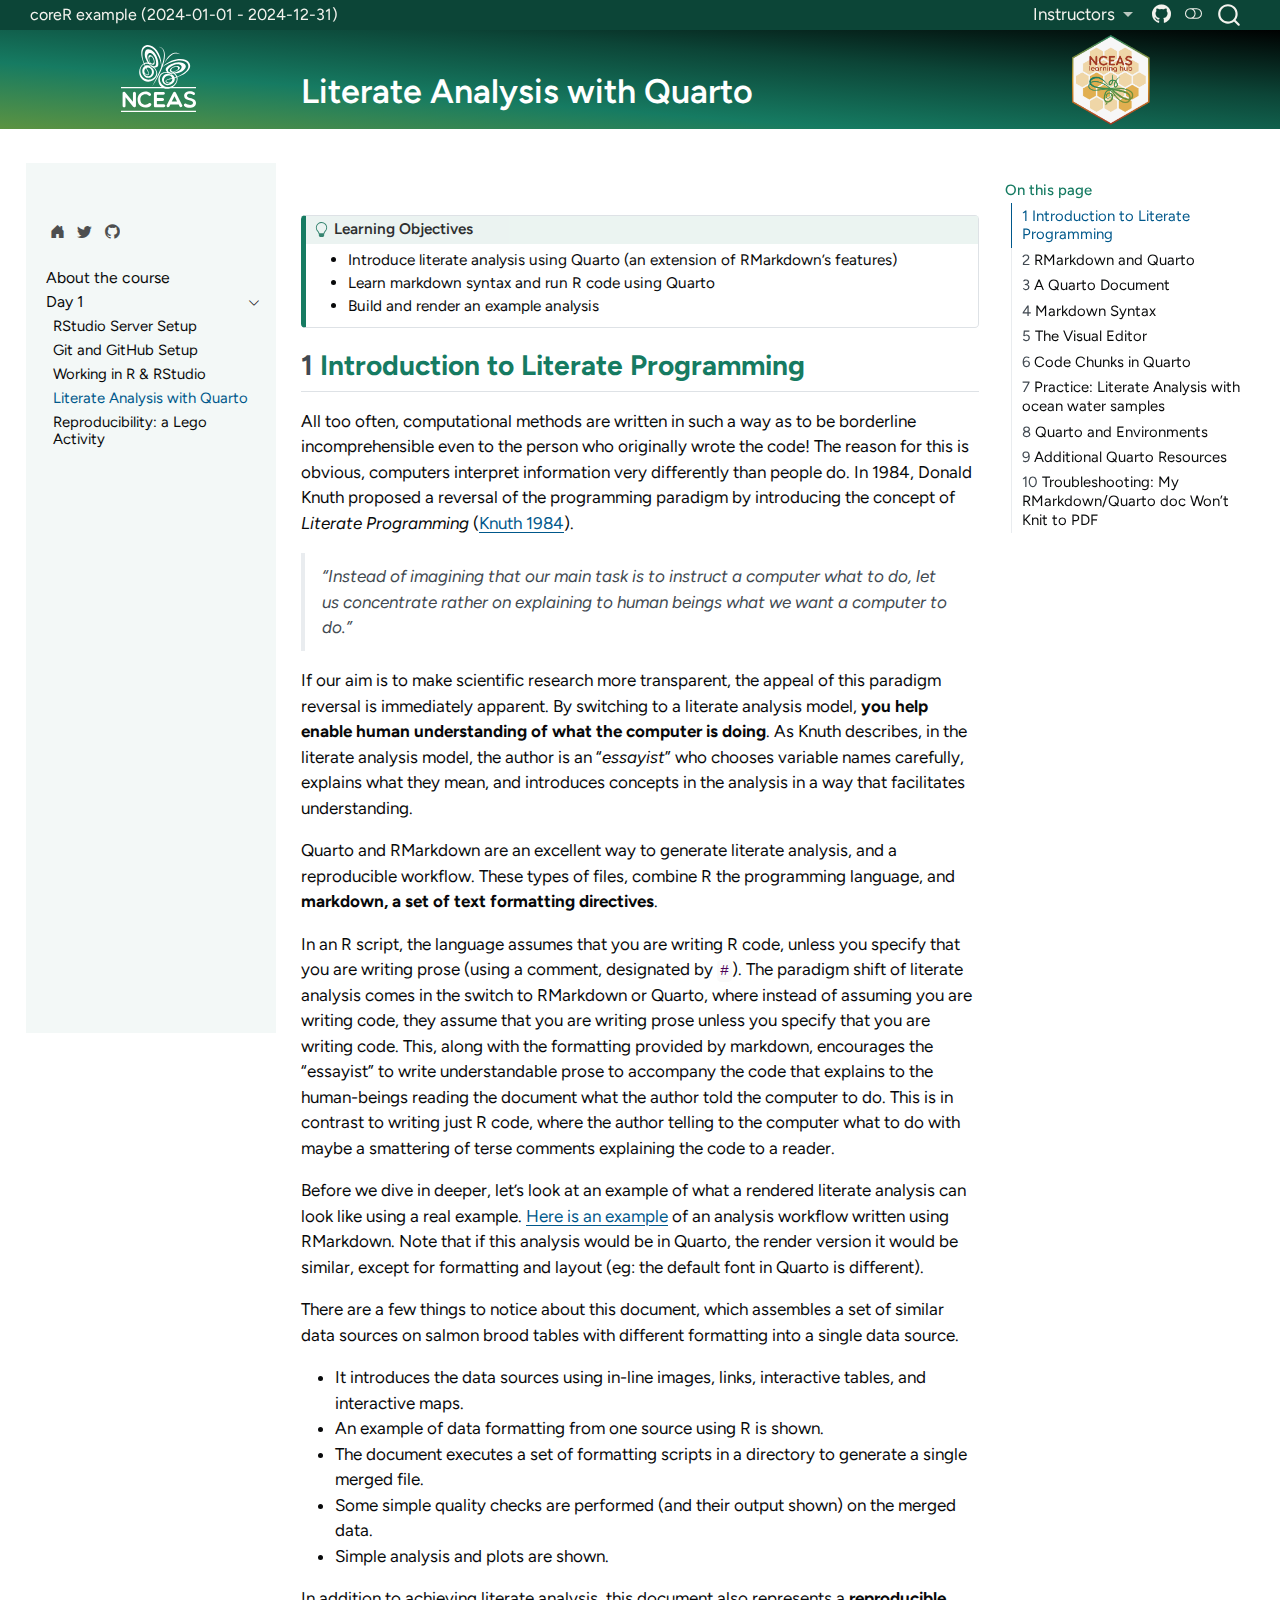
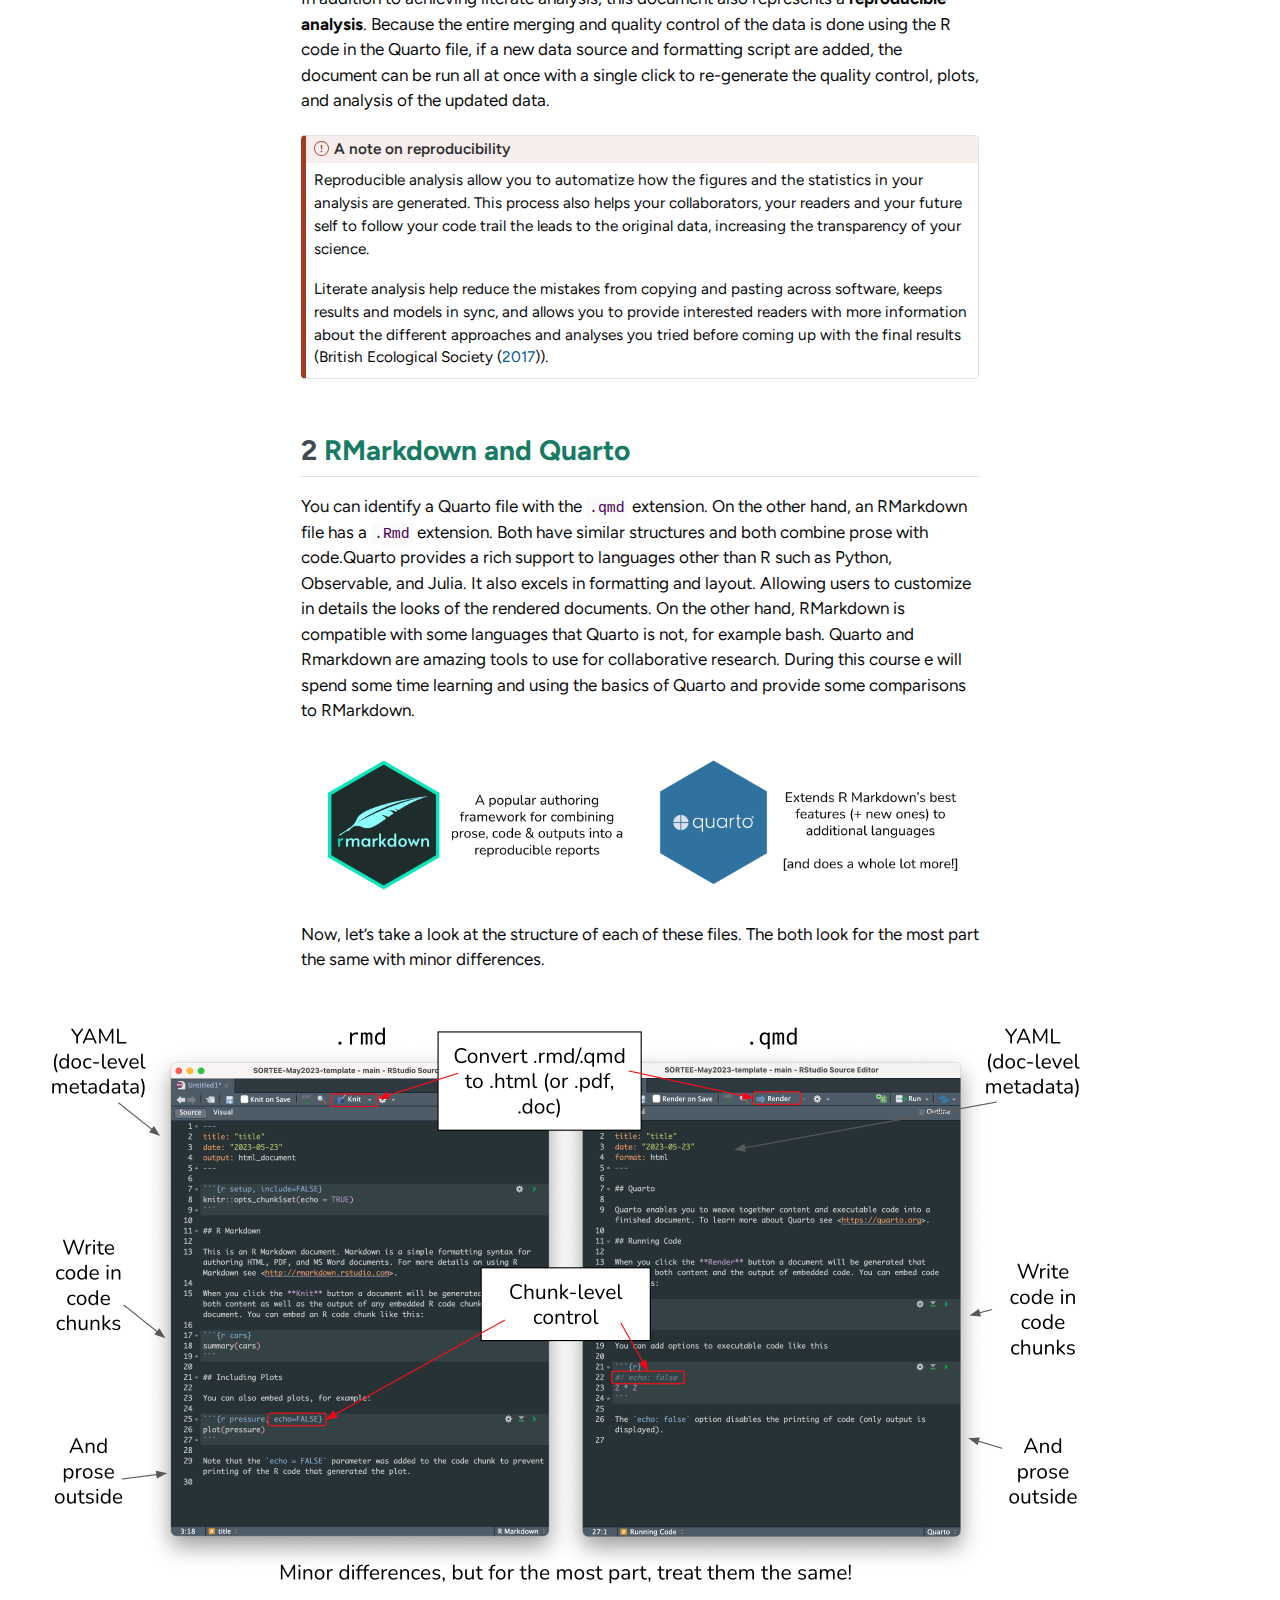
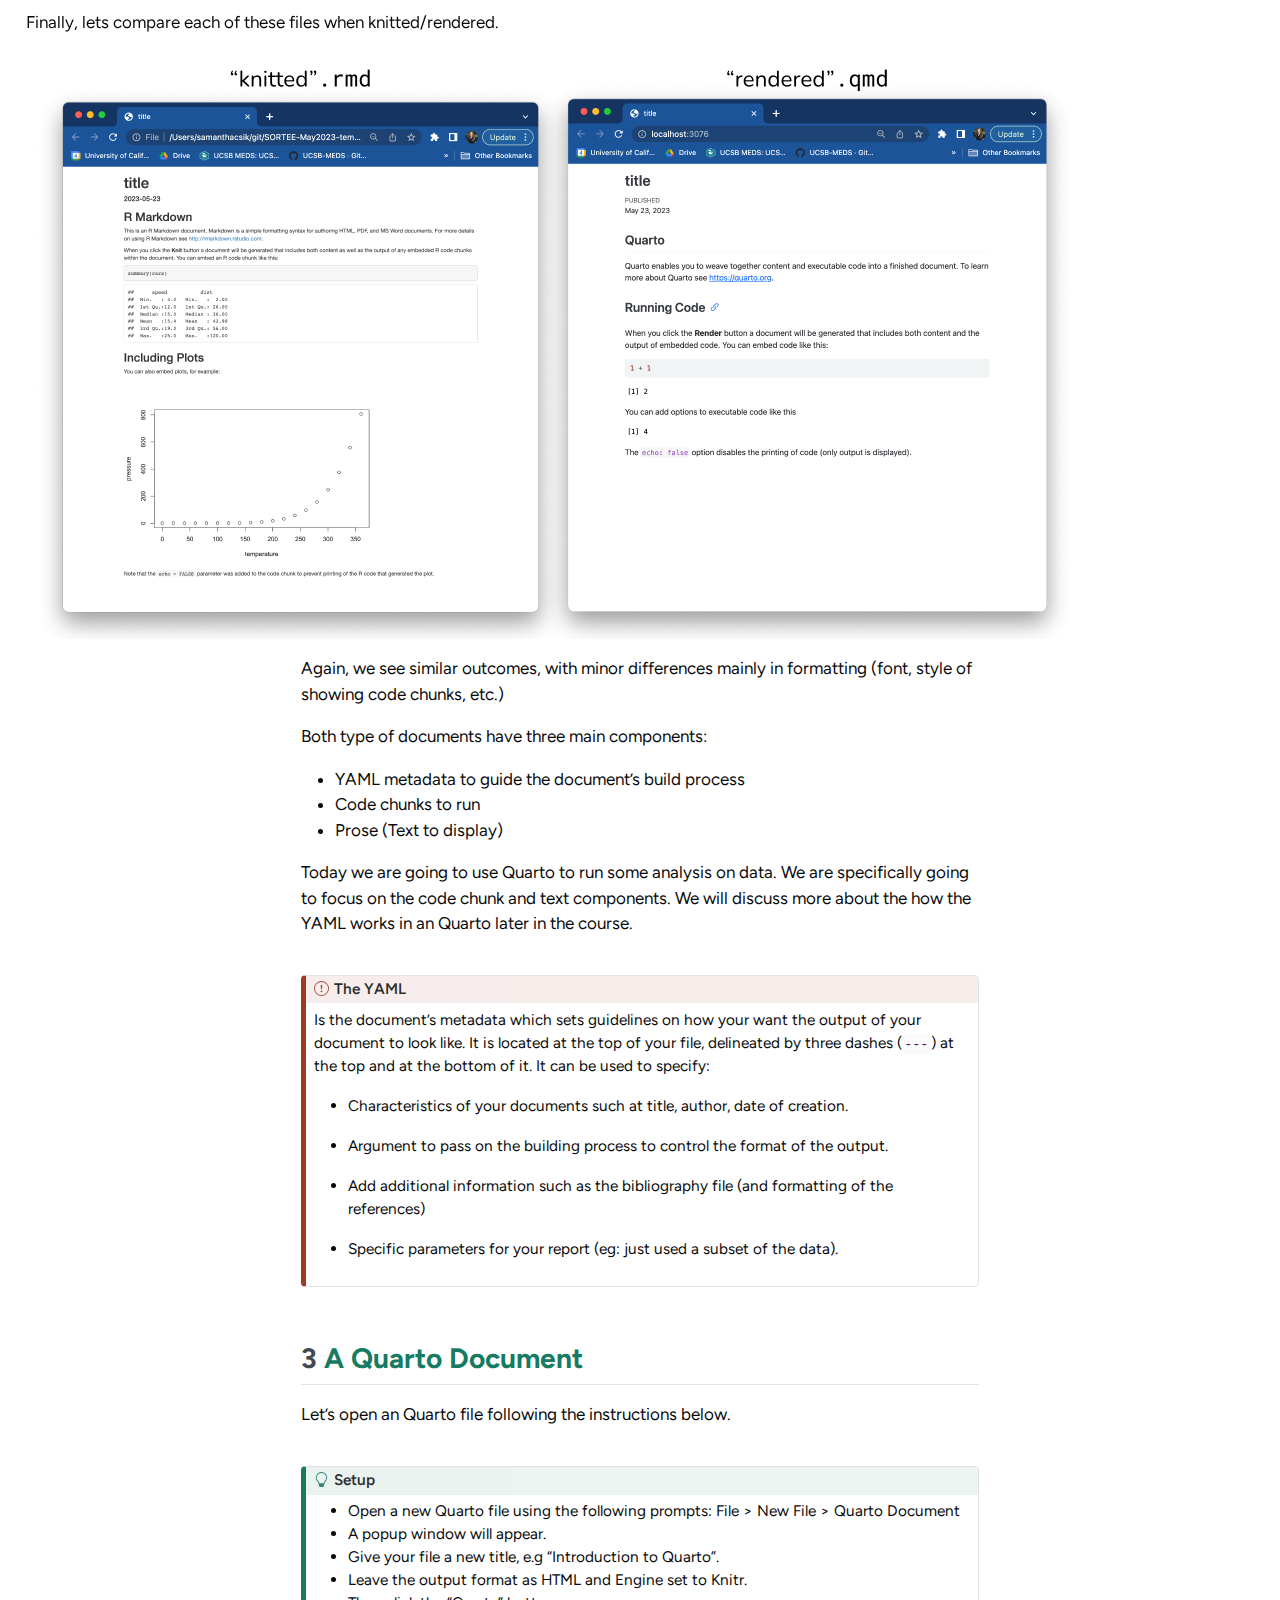
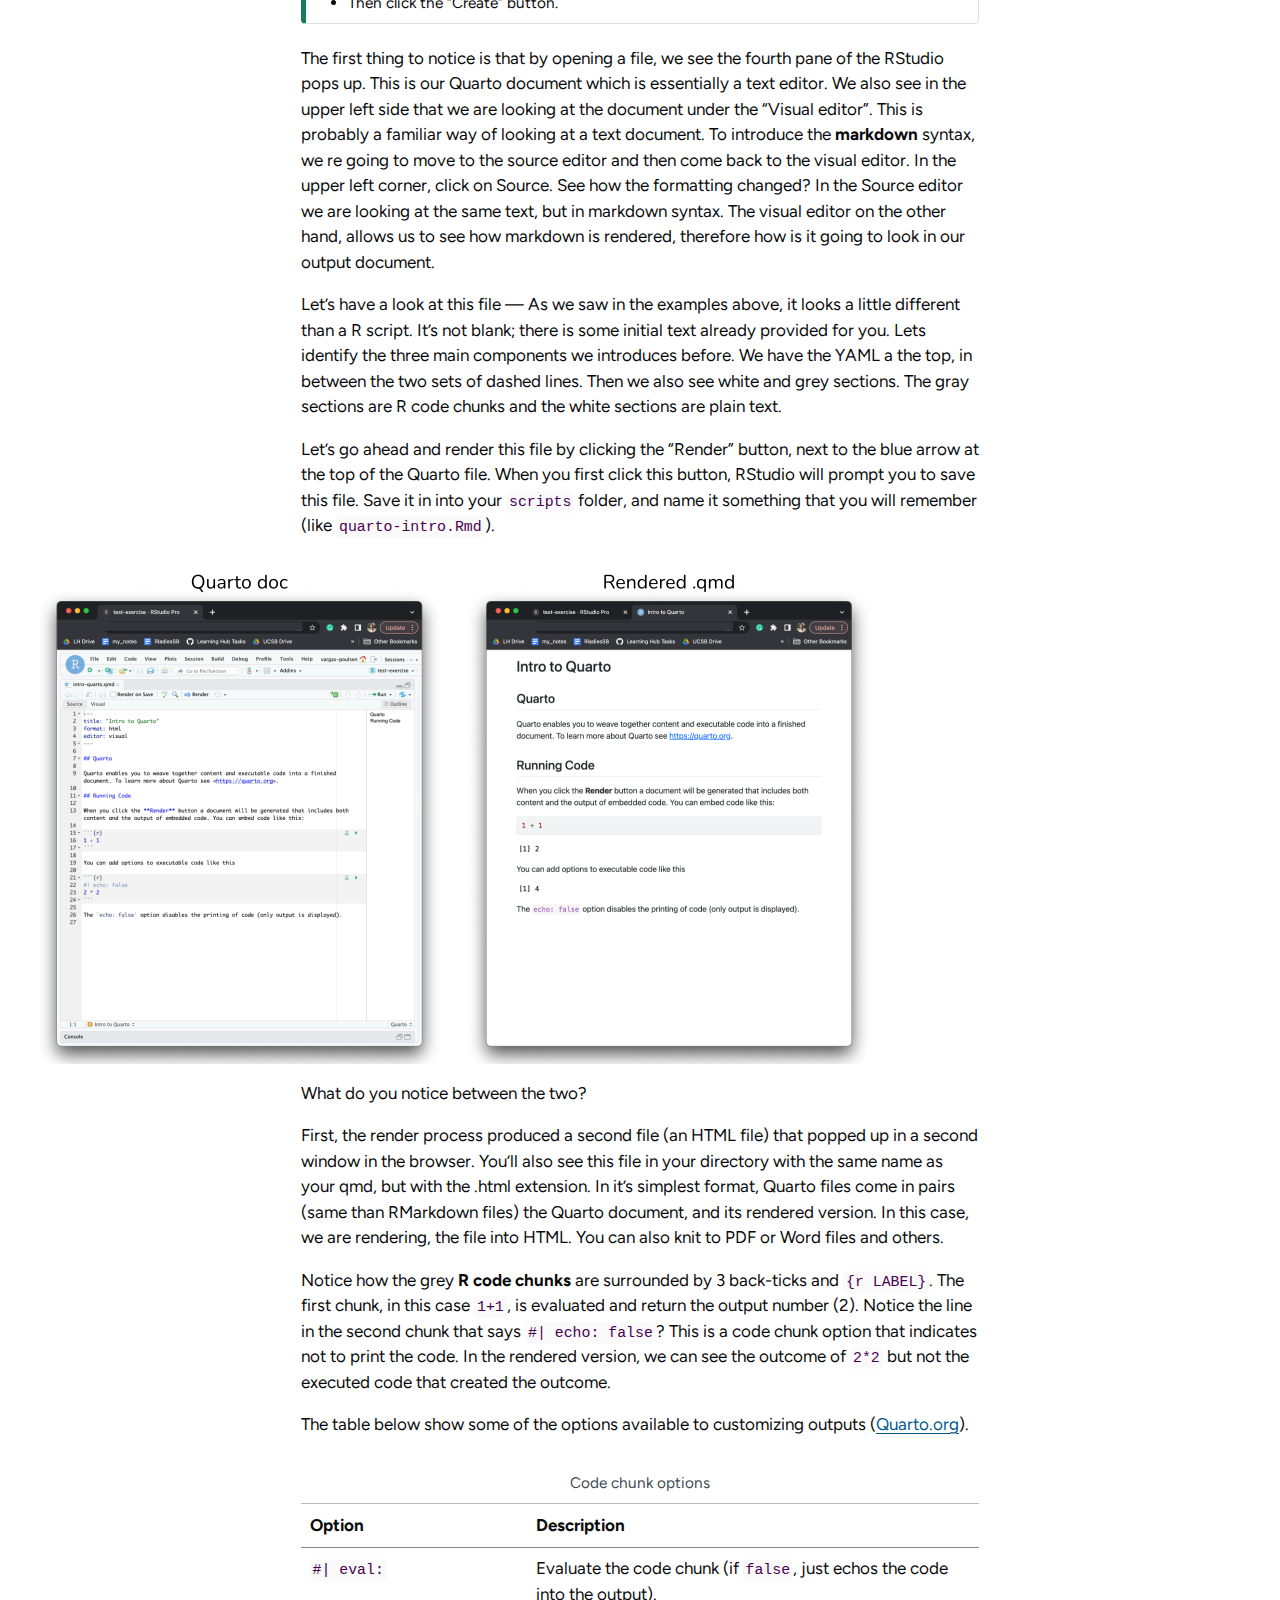
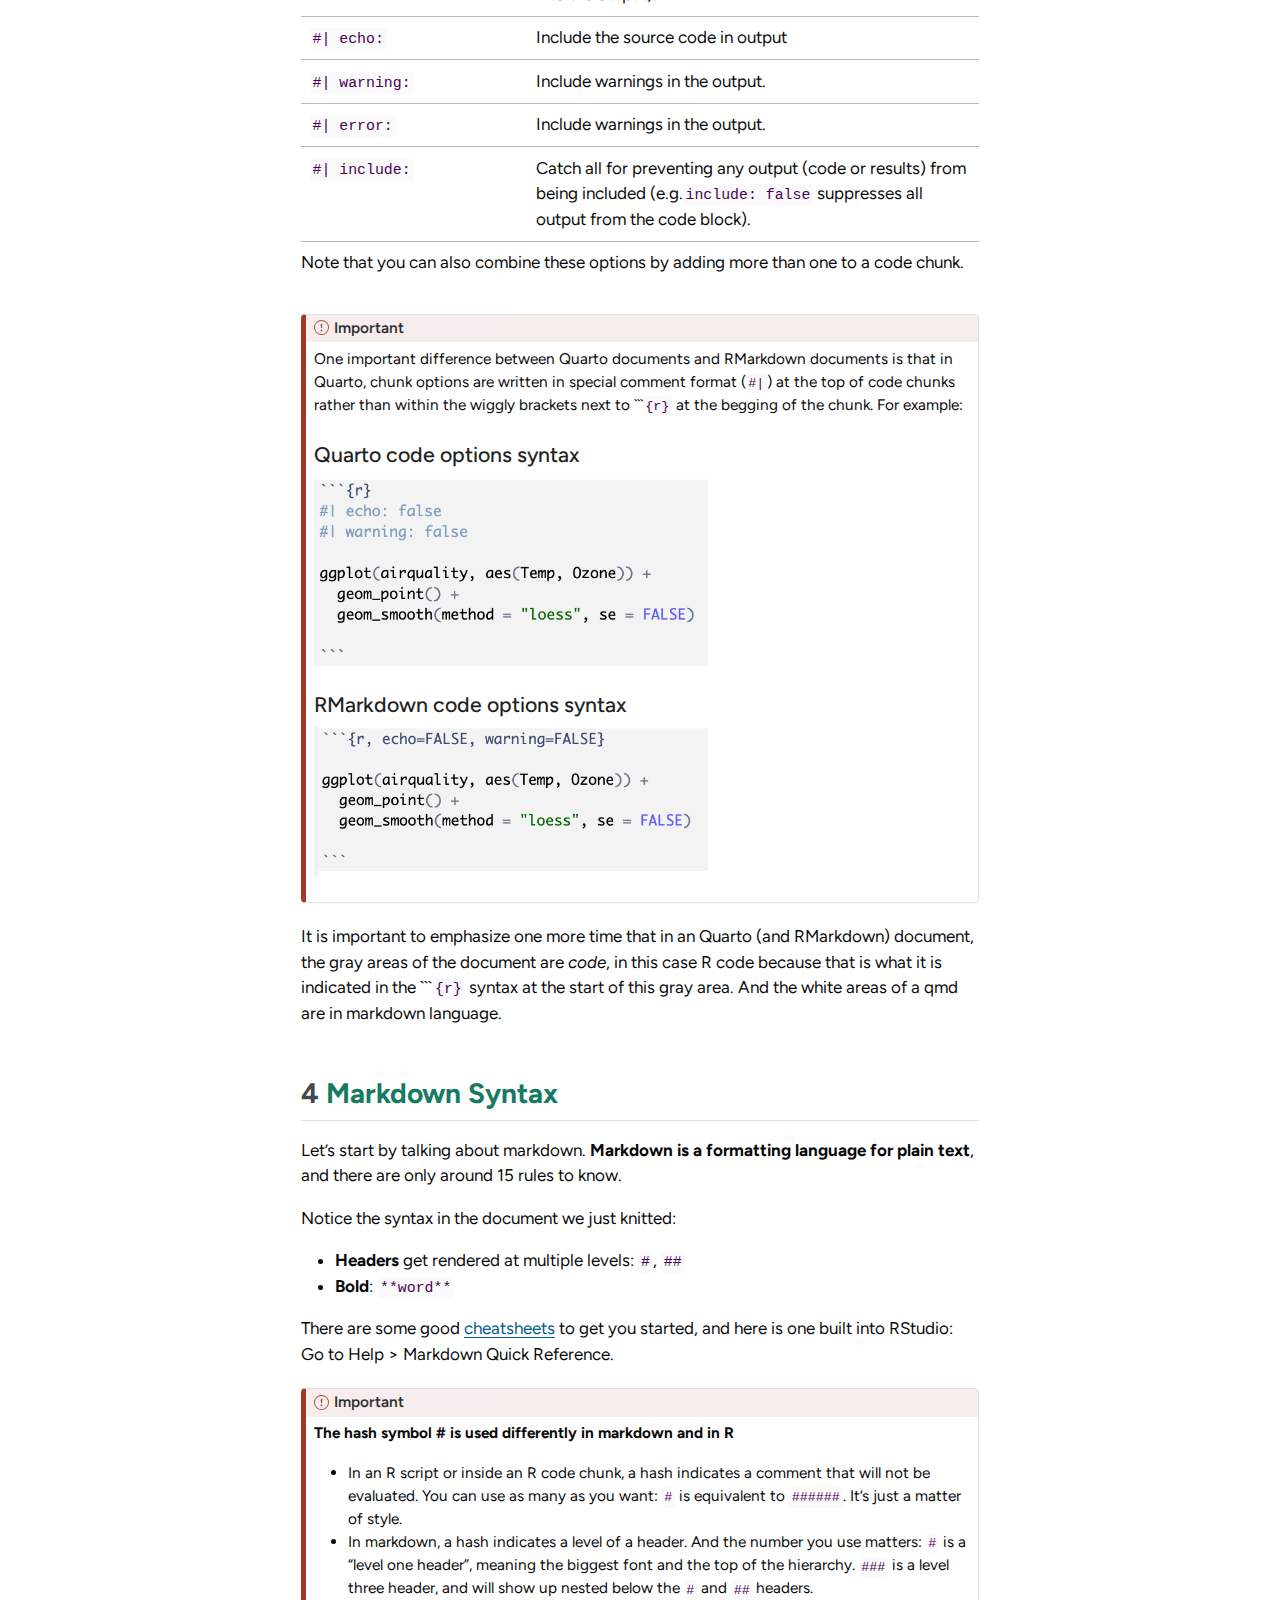
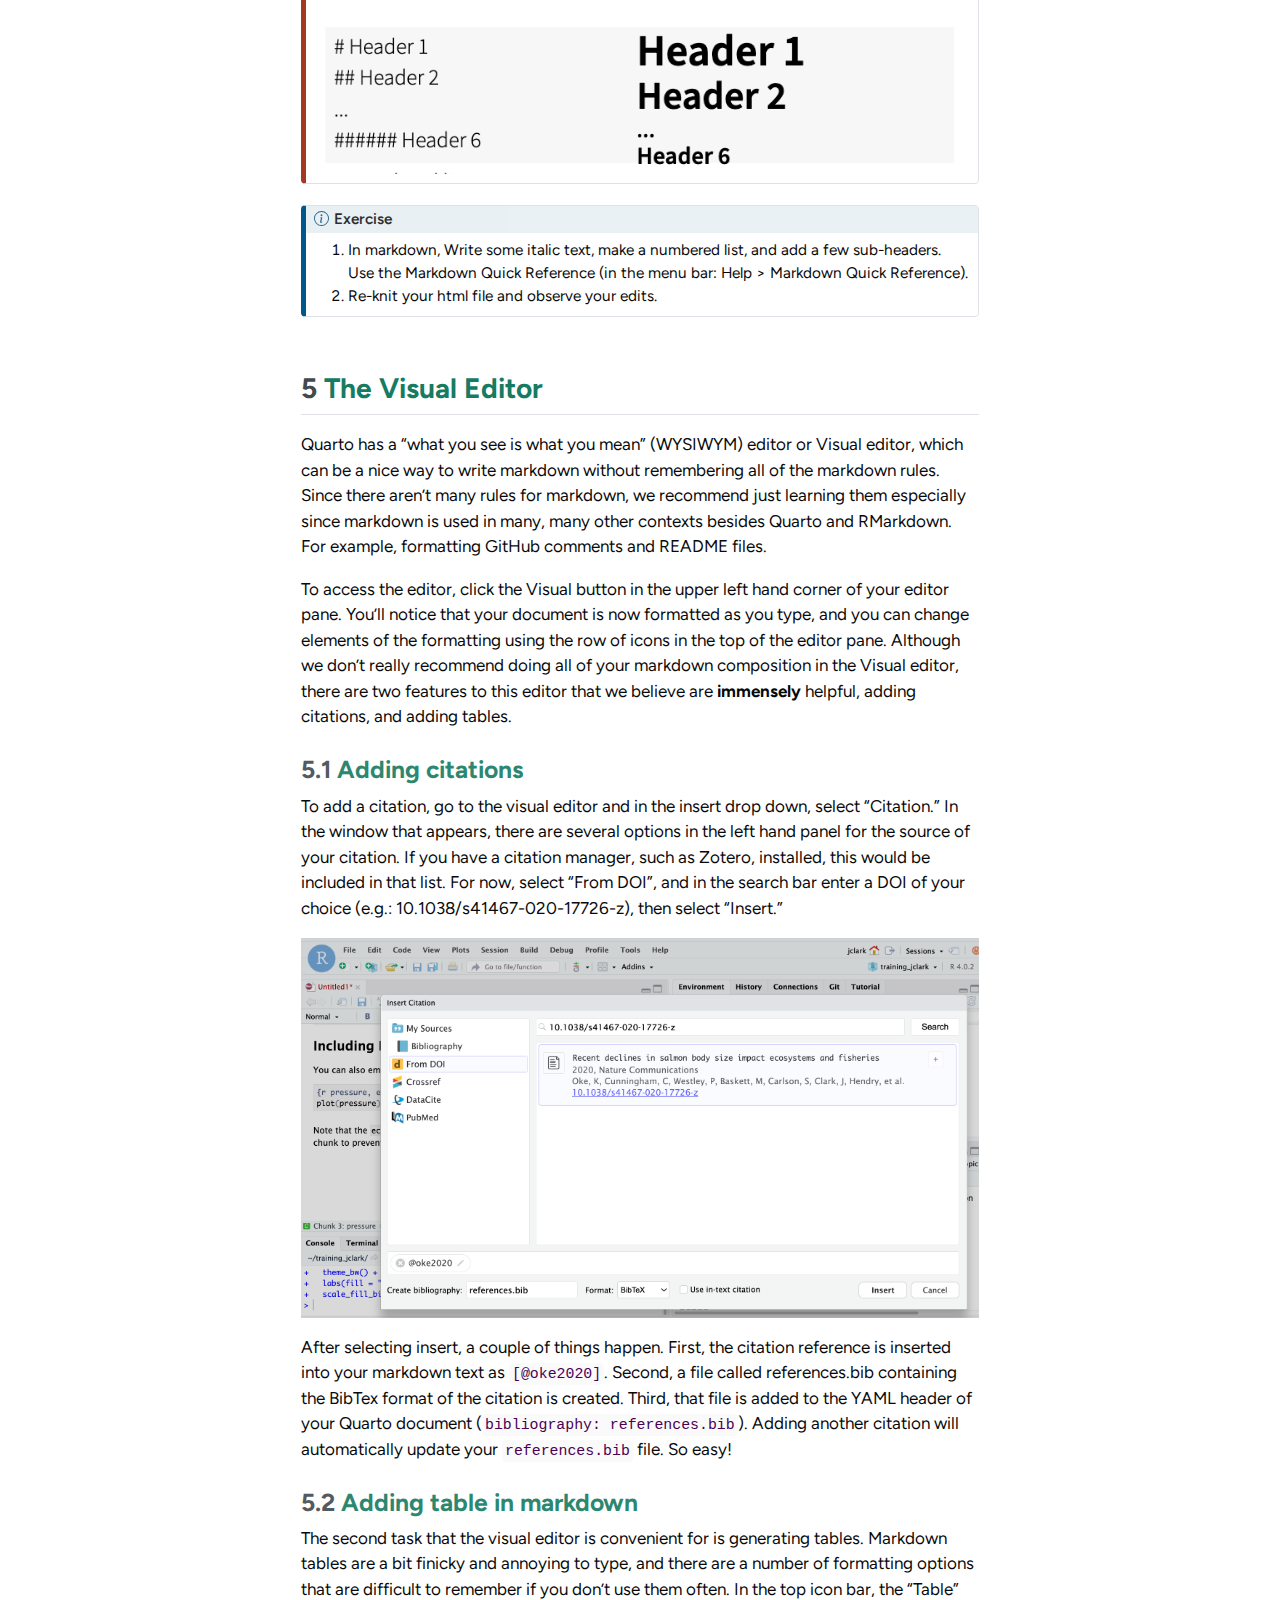
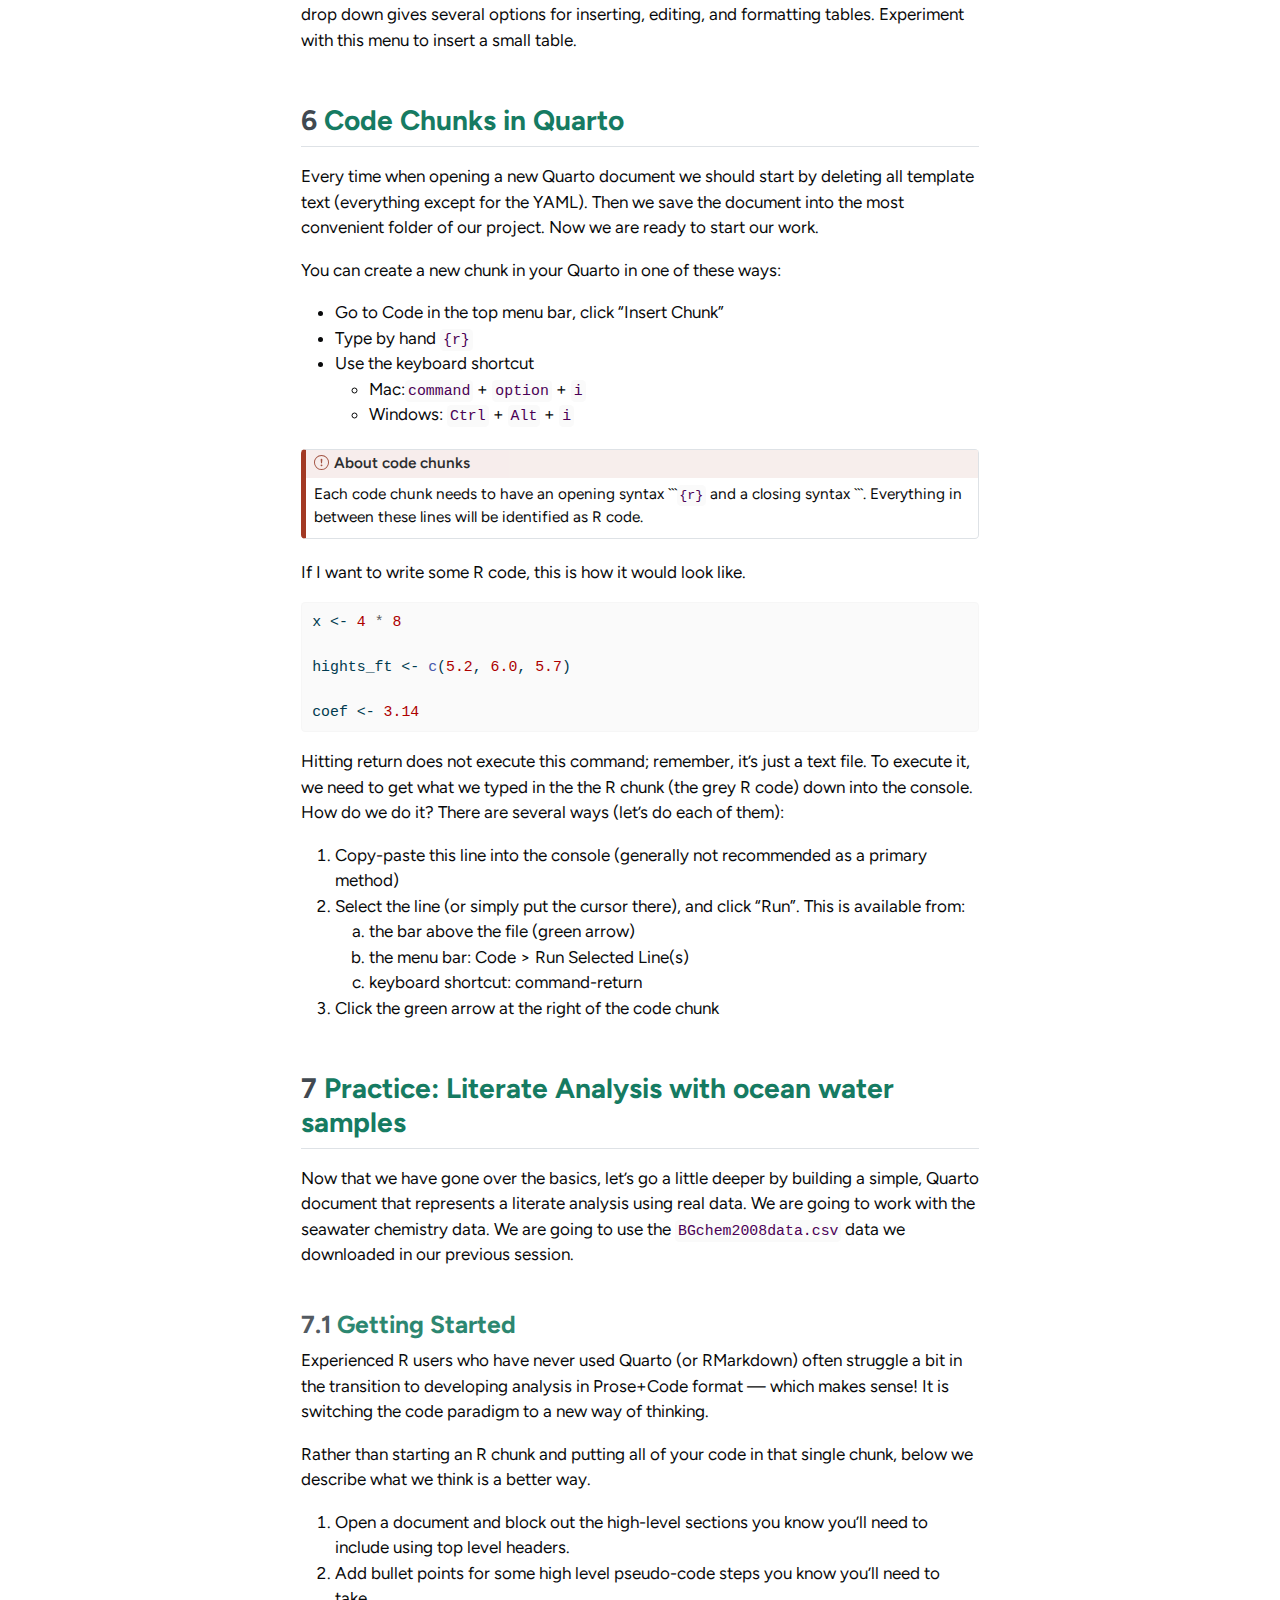
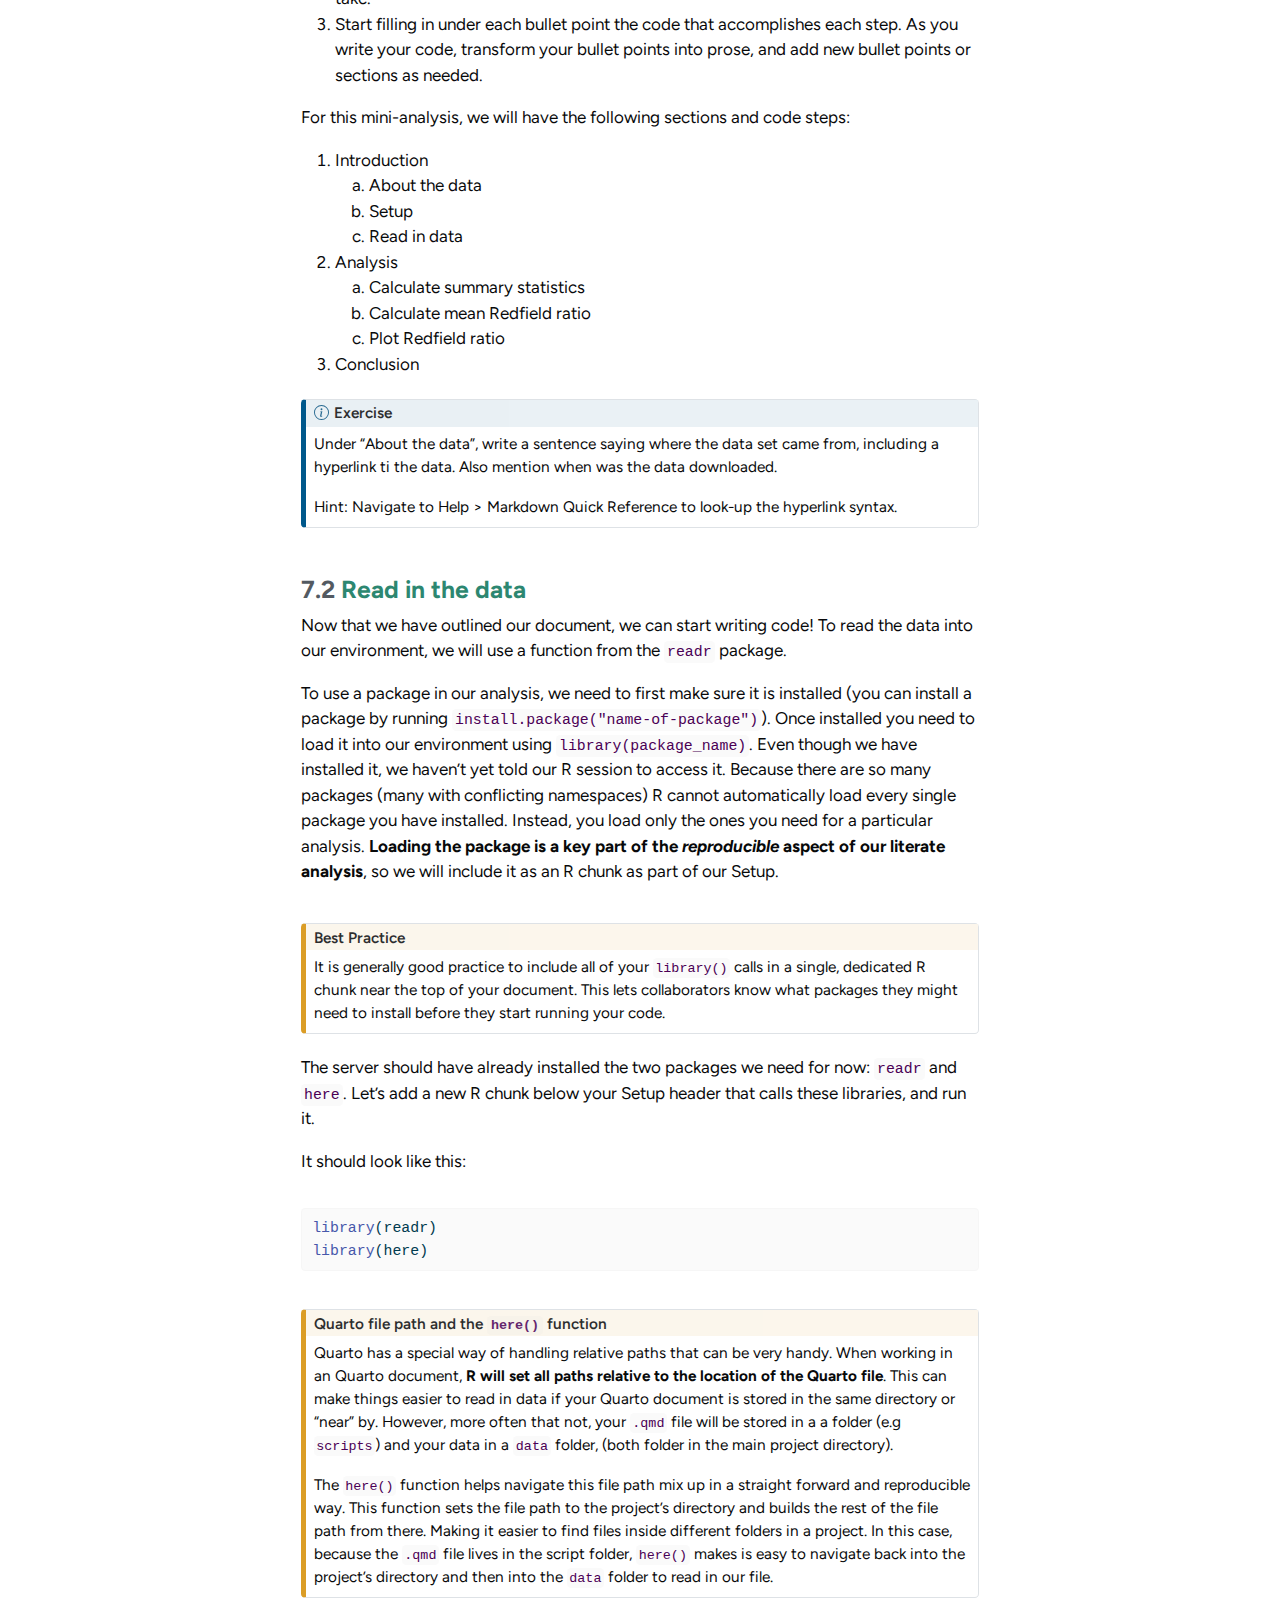
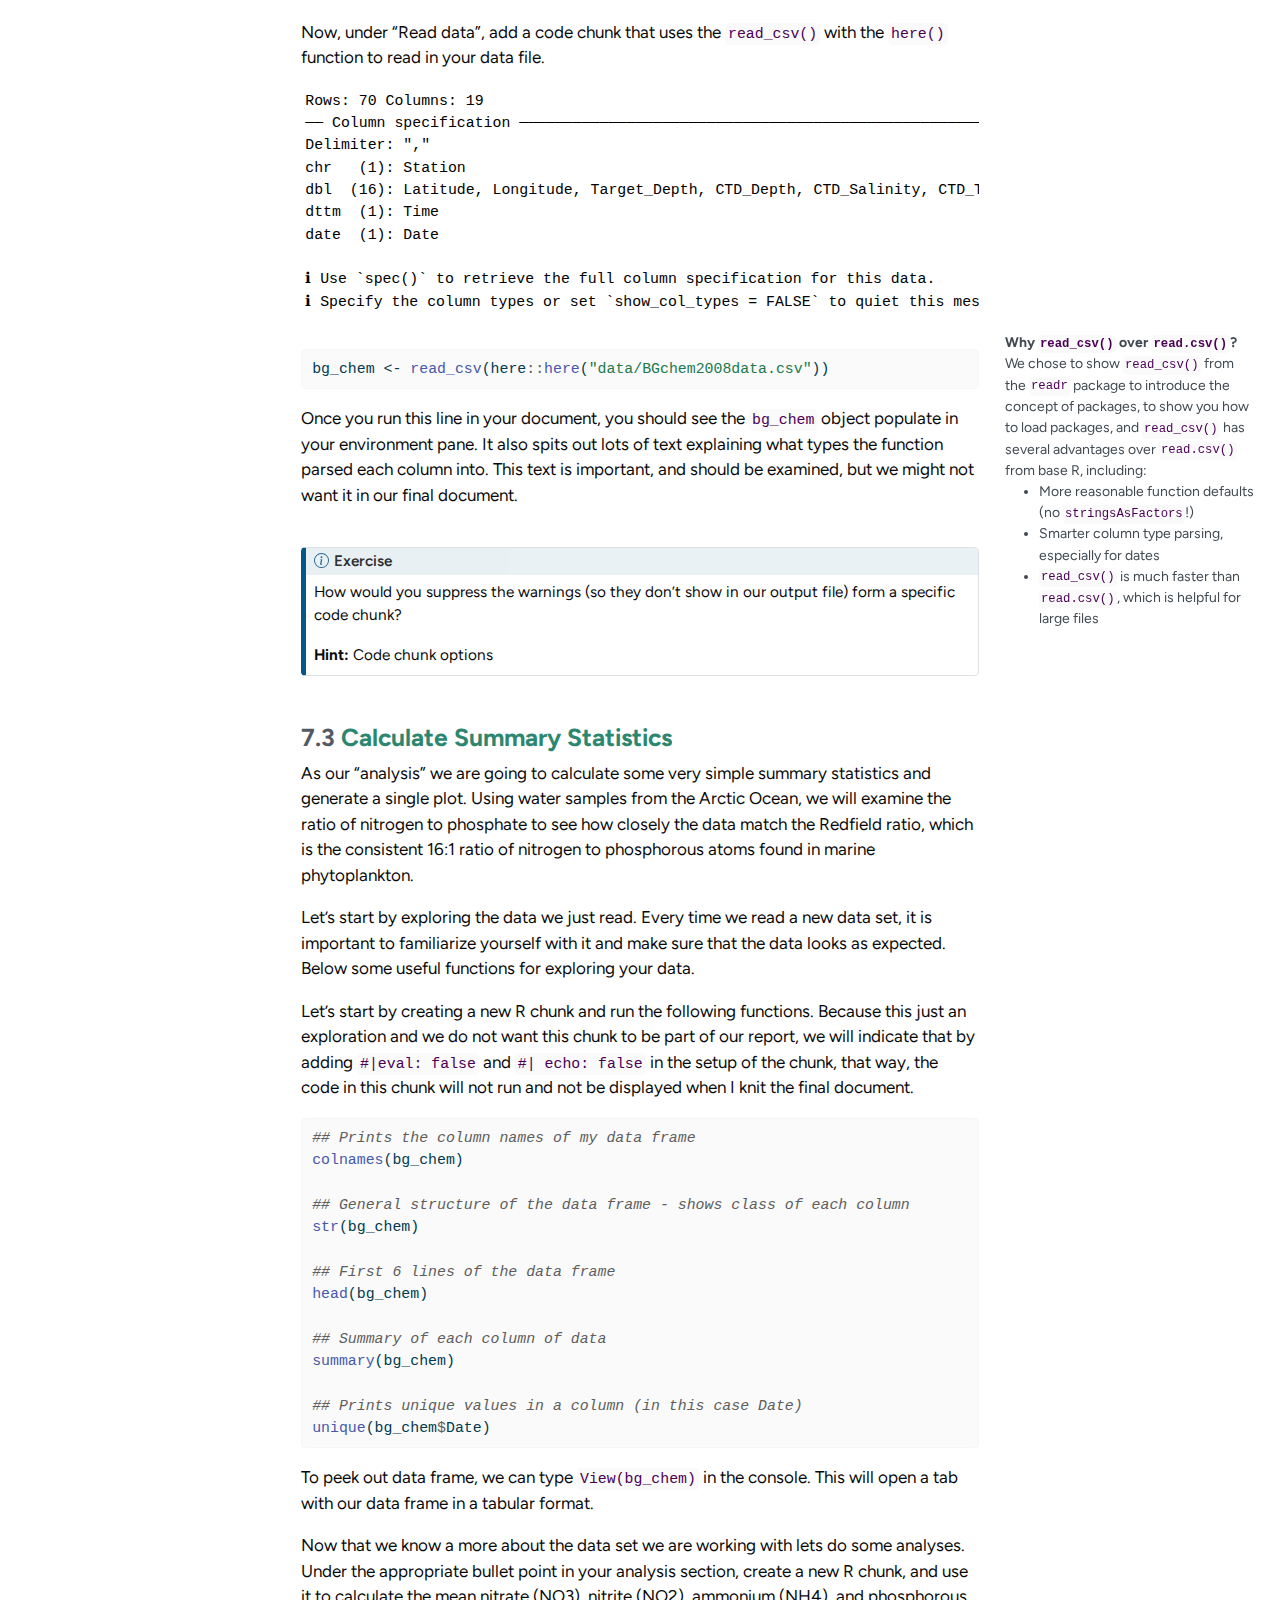
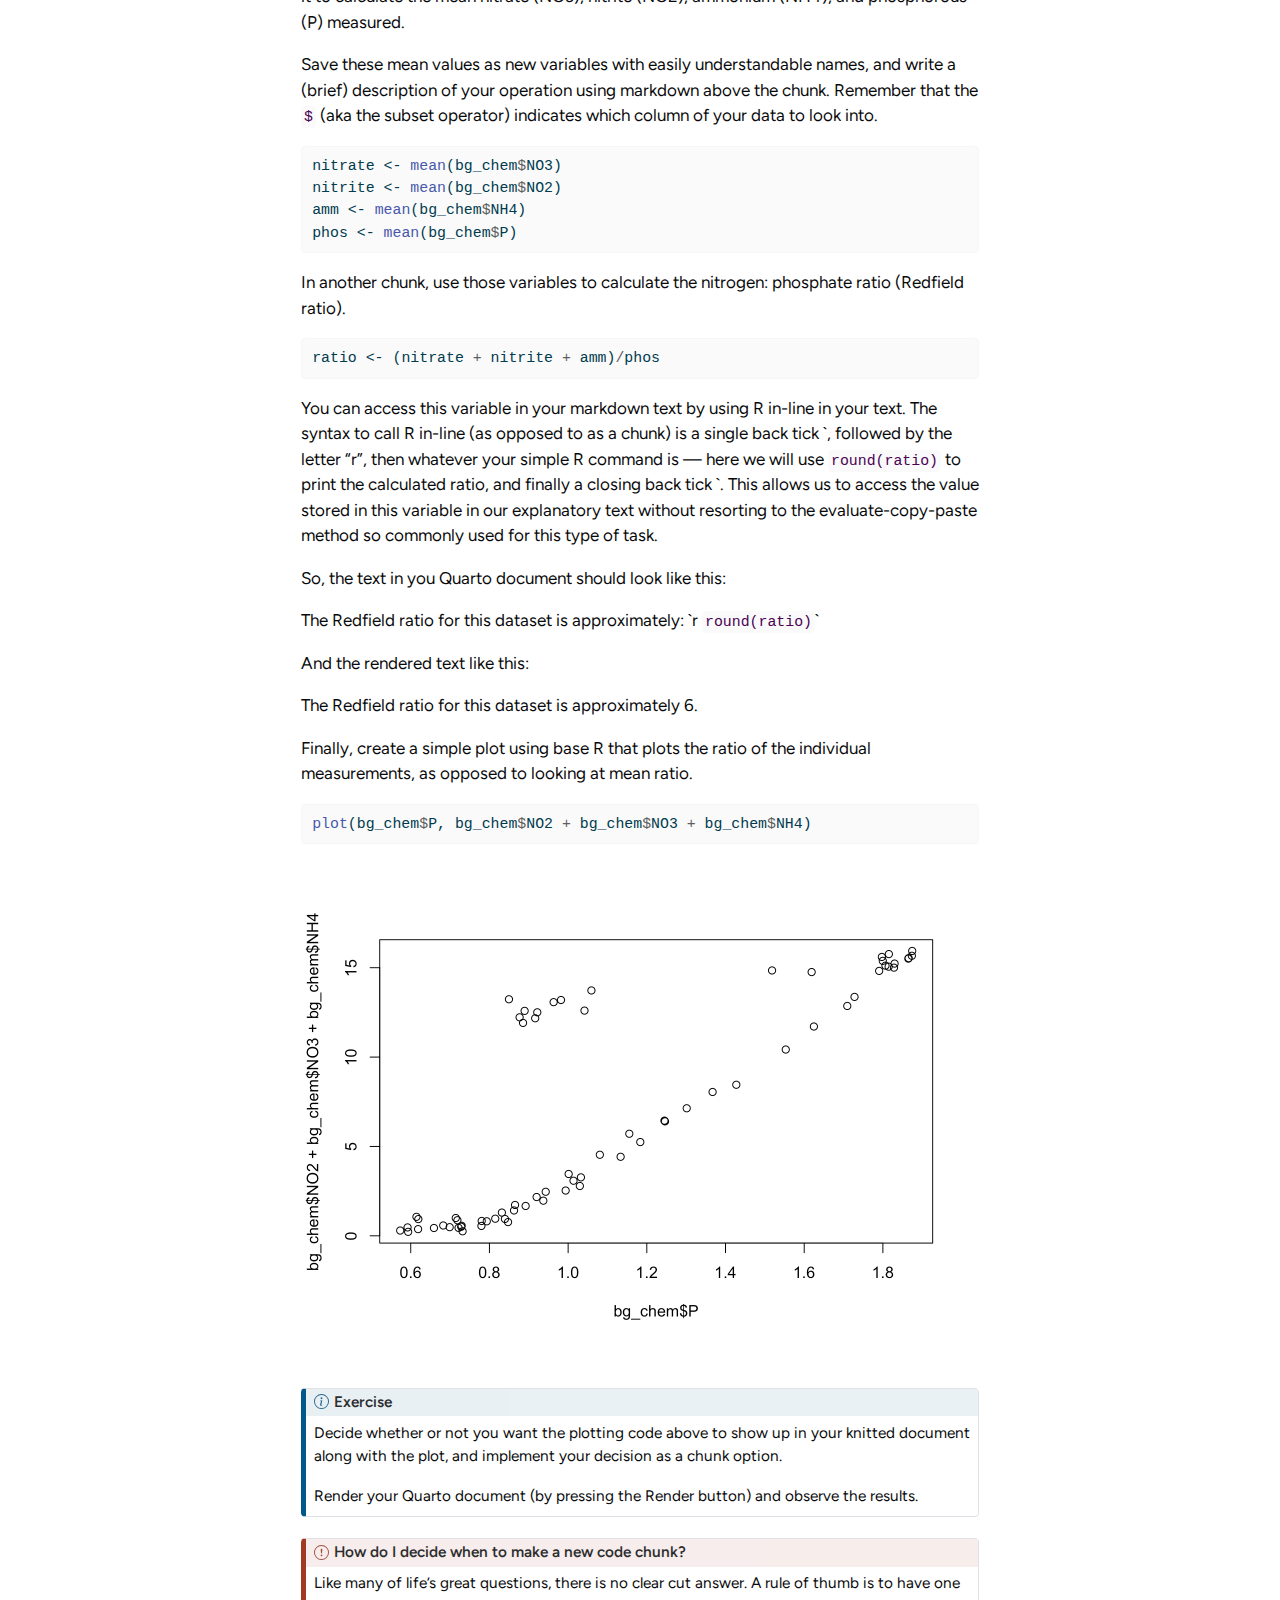
<file: docs/s04_r_quarto_literate_analysis.html>
<!DOCTYPE html>
<html xmlns="http://www.w3.org/1999/xhtml" lang="en" xml:lang="en"><head>

<meta charset="utf-8">
<meta name="generator" content="quarto-1.5.57">

<meta name="viewport" content="width=device-width, initial-scale=1.0, user-scalable=yes">


<title>Literate Analysis with Quarto – coreR example (2024-01-01 - 2024-12-31)</title>
<style>
code{white-space: pre-wrap;}
span.smallcaps{font-variant: small-caps;}
div.columns{display: flex; gap: min(4vw, 1.5em);}
div.column{flex: auto; overflow-x: auto;}
div.hanging-indent{margin-left: 1.5em; text-indent: -1.5em;}
ul.task-list{list-style: none;}
ul.task-list li input[type="checkbox"] {
  width: 0.8em;
  margin: 0 0.8em 0.2em -1em; /* quarto-specific, see https://github.com/quarto-dev/quarto-cli/issues/4556 */ 
  vertical-align: middle;
}
/* CSS for syntax highlighting */
pre > code.sourceCode { white-space: pre; position: relative; }
pre > code.sourceCode > span { line-height: 1.25; }
pre > code.sourceCode > span:empty { height: 1.2em; }
.sourceCode { overflow: visible; }
code.sourceCode > span { color: inherit; text-decoration: inherit; }
div.sourceCode { margin: 1em 0; }
pre.sourceCode { margin: 0; }
@media screen {
div.sourceCode { overflow: auto; }
}
@media print {
pre > code.sourceCode { white-space: pre-wrap; }
pre > code.sourceCode > span { display: inline-block; text-indent: -5em; padding-left: 5em; }
}
pre.numberSource code
  { counter-reset: source-line 0; }
pre.numberSource code > span
  { position: relative; left: -4em; counter-increment: source-line; }
pre.numberSource code > span > a:first-child::before
  { content: counter(source-line);
    position: relative; left: -1em; text-align: right; vertical-align: baseline;
    border: none; display: inline-block;
    -webkit-touch-callout: none; -webkit-user-select: none;
    -khtml-user-select: none; -moz-user-select: none;
    -ms-user-select: none; user-select: none;
    padding: 0 4px; width: 4em;
  }
pre.numberSource { margin-left: 3em;  padding-left: 4px; }
div.sourceCode
  {   }
@media screen {
pre > code.sourceCode > span > a:first-child::before { text-decoration: underline; }
}
/* CSS for citations */
div.csl-bib-body { }
div.csl-entry {
  clear: both;
  margin-bottom: 0em;
}
.hanging-indent div.csl-entry {
  margin-left:2em;
  text-indent:-2em;
}
div.csl-left-margin {
  min-width:2em;
  float:left;
}
div.csl-right-inline {
  margin-left:2em;
  padding-left:1em;
}
div.csl-indent {
  margin-left: 2em;
}</style>


<script src="site_libs/quarto-nav/quarto-nav.js"></script>
<script src="site_libs/quarto-nav/headroom.min.js"></script>
<script src="site_libs/clipboard/clipboard.min.js"></script>
<script src="site_libs/quarto-search/autocomplete.umd.js"></script>
<script src="site_libs/quarto-search/fuse.min.js"></script>
<script src="site_libs/quarto-search/quarto-search.js"></script>
<meta name="quarto:offset" content="./">
<link href="site_libs/quarto-contrib/quarto-project/nceas-learning-hub/lh_theme/logo_lh_hex.png" rel="icon" type="image/png">
<script src="site_libs/quarto-html/quarto.js"></script>
<script src="site_libs/quarto-html/popper.min.js"></script>
<script src="site_libs/quarto-html/tippy.umd.min.js"></script>
<script src="site_libs/quarto-html/anchor.min.js"></script>
<link href="site_libs/quarto-html/tippy.css" rel="stylesheet">
<link href="site_libs/quarto-html/quarto-syntax-highlighting.css" rel="stylesheet" class="quarto-color-scheme" id="quarto-text-highlighting-styles">
<link href="site_libs/quarto-html/quarto-syntax-highlighting-dark.css" rel="prefetch" class="quarto-color-scheme quarto-color-alternate" id="quarto-text-highlighting-styles">
<script src="site_libs/bootstrap/bootstrap.min.js"></script>
<link href="site_libs/bootstrap/bootstrap-icons.css" rel="stylesheet">
<link href="site_libs/bootstrap/bootstrap.min.css" rel="stylesheet" class="quarto-color-scheme" id="quarto-bootstrap" data-mode="light">
<link href="site_libs/bootstrap/bootstrap-dark.min.css" rel="prefetch" class="quarto-color-scheme quarto-color-alternate" id="quarto-bootstrap" data-mode="dark">
<script id="quarto-search-options" type="application/json">{
  "location": "navbar",
  "copy-button": false,
  "collapse-after": 3,
  "panel-placement": "end",
  "type": "overlay",
  "limit": 50,
  "keyboard-shortcut": [
    "f",
    "/",
    "s"
  ],
  "show-item-context": false,
  "language": {
    "search-no-results-text": "No results",
    "search-matching-documents-text": "matching documents",
    "search-copy-link-title": "Copy link to search",
    "search-hide-matches-text": "Hide additional matches",
    "search-more-match-text": "more match in this document",
    "search-more-matches-text": "more matches in this document",
    "search-clear-button-title": "Clear",
    "search-text-placeholder": "",
    "search-detached-cancel-button-title": "Cancel",
    "search-submit-button-title": "Submit",
    "search-label": "Search"
  }
}</script>
<style>

      .quarto-title-block .quarto-title-banner {
        background: #44444444;
      }
</style>


<link rel="stylesheet" href="site_libs/quarto-contrib/quarto-project/nceas-learning-hub/lh_theme/lh_style.css">
</head>

<body class="nav-sidebar floating nav-fixed slimcontent">

<div id="quarto-search-results"></div>
  <header id="quarto-header" class="headroom fixed-top quarto-banner">
    <nav class="navbar navbar-expand-lg " data-bs-theme="dark">
      <div class="navbar-container container-fluid">
      <div class="navbar-brand-container mx-auto">
    <a class="navbar-brand" href="./index.html">
    <span class="navbar-title">coreR example (2024-01-01 - 2024-12-31)</span>
    </a>
  </div>
            <div id="quarto-search" class="" title="Search"></div>
          <button class="navbar-toggler" type="button" data-bs-toggle="collapse" data-bs-target="#navbarCollapse" aria-controls="navbarCollapse" role="menu" aria-expanded="false" aria-label="Toggle navigation" onclick="if (window.quartoToggleHeadroom) { window.quartoToggleHeadroom(); }">
  <span class="navbar-toggler-icon"></span>
</button>
          <div class="collapse navbar-collapse" id="navbarCollapse">
            <ul class="navbar-nav navbar-nav-scroll ms-auto">
  <li class="nav-item dropdown ">
    <a class="nav-link dropdown-toggle" href="#" id="nav-menu-instructors" role="link" data-bs-toggle="dropdown" aria-expanded="false">
 <span class="menu-text">Instructors</span>
    </a>
    <ul class="dropdown-menu dropdown-menu-end" aria-labelledby="nav-menu-instructors">    
        <li>
    <a class="dropdown-item" href="https://www.oharascience.com/">
 <span class="dropdown-text">Casey O’Hara</span></a>
  </li>  
    </ul>
  </li>
  <li class="nav-item compact">
    <a class="nav-link" href="https://github.com/nceas-learning-hub/coreR_testing"> <i class="bi bi-github" role="img" aria-label="GitHub">
</i> 
<span class="menu-text"></span></a>
  </li>  
</ul>
          </div> <!-- /navcollapse -->
            <div class="quarto-navbar-tools">
  <a href="" class="quarto-color-scheme-toggle quarto-navigation-tool  px-1" onclick="window.quartoToggleColorScheme(); return false;" title="Toggle dark mode"><i class="bi"></i></a>
</div>
      </div> <!-- /container-fluid -->
    </nav>
  <nav class="quarto-secondary-nav">
    <div class="container-fluid d-flex">
      <button type="button" class="quarto-btn-toggle btn" data-bs-toggle="collapse" role="button" data-bs-target=".quarto-sidebar-collapse-item" aria-controls="quarto-sidebar" aria-expanded="false" aria-label="Toggle sidebar navigation" onclick="if (window.quartoToggleHeadroom) { window.quartoToggleHeadroom(); }">
        <i class="bi bi-layout-text-sidebar-reverse"></i>
      </button>
        <a class="flex-grow-1 no-decor" role="navigation" data-bs-toggle="collapse" data-bs-target=".quarto-sidebar-collapse-item" aria-controls="quarto-sidebar" aria-expanded="false" aria-label="Toggle sidebar navigation" onclick="if (window.quartoToggleHeadroom) { window.quartoToggleHeadroom(); }">      
          <h1 class="quarto-secondary-nav-title">Literate Analysis with Quarto</h1>
        </a>     
      <button type="button" class="btn quarto-search-button" aria-label="Search" onclick="window.quartoOpenSearch();">
        <i class="bi bi-search"></i>
      </button>
    </div>
  </nav>
</header>
<!-- content -->
<header id="title-block-header" class="quarto-title-block default page-columns page-full">
  <div class="quarto-title-banner page-columns page-full">
    <div class="quarto-title column-body">
      <h1 class="title d-none d-lg-block">Literate Analysis with Quarto</h1>
                      </div>
  </div>
    
  
  <div class="quarto-title-meta">

      
    
      
    </div>
    
  
  </header><div id="quarto-content" class="quarto-container page-columns page-rows-contents page-layout-article page-navbar">
<!-- sidebar -->
  <nav id="quarto-sidebar" class="sidebar collapse collapse-horizontal quarto-sidebar-collapse-item sidebar-navigation floating overflow-auto">
        <div class="mt-2 flex-shrink-0 align-items-center">
        <div class="sidebar-search">
        <div id="quarto-search" class="" title="Search"></div>
        </div>
        </div>
        <div class="sidebar-tools-collapse tools-wide">
    <a href="https://www.nceas.ucsb.edu/learning-hub" title="" class="quarto-navigation-tool px-1" aria-label=""><i class="bi bi-house-door-fill"></i></a>
    <a href="https://twitter.com/ucsb_nceas" title="" class="quarto-navigation-tool px-1" aria-label=""><i class="bi bi-twitter"></i></a>
    <a href="./COURSE_URL" title="" class="quarto-navigation-tool px-1" aria-label=""><i class="bi bi-github"></i></a>
</div>
    <div class="sidebar-menu-container"> 
    <ul class="list-unstyled mt-1">
        <li class="sidebar-item">
  <div class="sidebar-item-container"> 
  <a href="./index.html" class="sidebar-item-text sidebar-link">
 <span class="menu-text">About the course</span></a>
  </div>
</li>
        <li class="sidebar-item sidebar-item-section">
      <div class="sidebar-item-container"> 
            <a class="sidebar-item-text sidebar-link text-start" data-bs-toggle="collapse" data-bs-target="#quarto-sidebar-section-1" role="navigation" aria-expanded="true">
 <span class="menu-text">Day 1</span></a>
          <a class="sidebar-item-toggle text-start" data-bs-toggle="collapse" data-bs-target="#quarto-sidebar-section-1" role="navigation" aria-expanded="true" aria-label="Toggle section">
            <i class="bi bi-chevron-right ms-2"></i>
          </a> 
      </div>
      <ul id="quarto-sidebar-section-1" class="collapse list-unstyled sidebar-section depth1 show">  
          <li class="sidebar-item">
  <div class="sidebar-item-container"> 
  <a href="./s01_r_rstudio_server_setup.html" class="sidebar-item-text sidebar-link">
 <span class="menu-text">RStudio Server Setup</span></a>
  </div>
</li>
          <li class="sidebar-item">
  <div class="sidebar-item-container"> 
  <a href="./s02_git_setup.html" class="sidebar-item-text sidebar-link">
 <span class="menu-text">Git and GitHub Setup</span></a>
  </div>
</li>
          <li class="sidebar-item">
  <div class="sidebar-item-container"> 
  <a href="./s03_r_programming_introduction.html" class="sidebar-item-text sidebar-link">
 <span class="menu-text">Working in R &amp; RStudio</span></a>
  </div>
</li>
          <li class="sidebar-item">
  <div class="sidebar-item-container"> 
  <a href="./s04_r_quarto_literate_analysis.html" class="sidebar-item-text sidebar-link active">
 <span class="menu-text">Literate Analysis with Quarto</span></a>
  </div>
</li>
          <li class="sidebar-item">
  <div class="sidebar-item-container"> 
  <a href="./s05_activity_reproducibility_lego.html" class="sidebar-item-text sidebar-link">
 <span class="menu-text">Reproducibility: a Lego Activity</span></a>
  </div>
</li>
      </ul>
  </li>
    </ul>
    </div>
</nav>
<div id="quarto-sidebar-glass" class="quarto-sidebar-collapse-item" data-bs-toggle="collapse" data-bs-target=".quarto-sidebar-collapse-item"></div>
<!-- margin-sidebar -->
    <div id="quarto-margin-sidebar" class="sidebar margin-sidebar">
        <nav id="TOC" role="doc-toc" class="toc-active">
    <h2 id="toc-title">On this page</h2>
   
  <ul>
  <li><a href="#introduction-to-literate-programming" id="toc-introduction-to-literate-programming" class="nav-link active" data-scroll-target="#introduction-to-literate-programming"><span class="header-section-number">1</span> Introduction to Literate Programming</a></li>
  <li><a href="#rmarkdown-and-quarto" id="toc-rmarkdown-and-quarto" class="nav-link" data-scroll-target="#rmarkdown-and-quarto"><span class="header-section-number">2</span> RMarkdown and Quarto</a></li>
  <li><a href="#a-quarto-document" id="toc-a-quarto-document" class="nav-link" data-scroll-target="#a-quarto-document"><span class="header-section-number">3</span> A Quarto Document</a></li>
  <li><a href="#markdown-syntax" id="toc-markdown-syntax" class="nav-link" data-scroll-target="#markdown-syntax"><span class="header-section-number">4</span> Markdown Syntax</a></li>
  <li><a href="#the-visual-editor" id="toc-the-visual-editor" class="nav-link" data-scroll-target="#the-visual-editor"><span class="header-section-number">5</span> The Visual Editor</a>
  <ul class="collapse">
  <li><a href="#adding-citations" id="toc-adding-citations" class="nav-link" data-scroll-target="#adding-citations"><span class="header-section-number">5.1</span> Adding citations</a></li>
  <li><a href="#adding-table-in-markdown" id="toc-adding-table-in-markdown" class="nav-link" data-scroll-target="#adding-table-in-markdown"><span class="header-section-number">5.2</span> Adding table in markdown</a></li>
  </ul></li>
  <li><a href="#code-chunks-in-quarto" id="toc-code-chunks-in-quarto" class="nav-link" data-scroll-target="#code-chunks-in-quarto"><span class="header-section-number">6</span> Code Chunks in Quarto</a></li>
  <li><a href="#practice-literate-analysis-with-ocean-water-samples" id="toc-practice-literate-analysis-with-ocean-water-samples" class="nav-link" data-scroll-target="#practice-literate-analysis-with-ocean-water-samples"><span class="header-section-number">7</span> Practice: Literate Analysis with ocean water samples</a>
  <ul class="collapse">
  <li><a href="#getting-started" id="toc-getting-started" class="nav-link" data-scroll-target="#getting-started"><span class="header-section-number">7.1</span> Getting Started</a></li>
  <li><a href="#read-in-the-data" id="toc-read-in-the-data" class="nav-link" data-scroll-target="#read-in-the-data"><span class="header-section-number">7.2</span> Read in the data</a></li>
  <li><a href="#calculate-summary-statistics" id="toc-calculate-summary-statistics" class="nav-link" data-scroll-target="#calculate-summary-statistics"><span class="header-section-number">7.3</span> Calculate Summary Statistics</a></li>
  </ul></li>
  <li><a href="#quarto-and-environments" id="toc-quarto-and-environments" class="nav-link" data-scroll-target="#quarto-and-environments"><span class="header-section-number">8</span> Quarto and Environments</a></li>
  <li><a href="#additional-quarto-resources" id="toc-additional-quarto-resources" class="nav-link" data-scroll-target="#additional-quarto-resources"><span class="header-section-number">9</span> Additional Quarto Resources</a></li>
  <li><a href="#troubleshooting-my-rmarkdownquarto-doc-wont-knit-to-pdf" id="toc-troubleshooting-my-rmarkdownquarto-doc-wont-knit-to-pdf" class="nav-link" data-scroll-target="#troubleshooting-my-rmarkdownquarto-doc-wont-knit-to-pdf"><span class="header-section-number">10</span> Troubleshooting: My RMarkdown/Quarto doc Won’t Knit to PDF</a></li>
  </ul>
</nav>
    </div>
<!-- main -->
<main class="content quarto-banner-title-block page-columns page-full" id="quarto-document-content">





<div class="callout callout-style-default callout-tip callout-titled">
<div class="callout-header d-flex align-content-center">
<div class="callout-icon-container">
<i class="callout-icon"></i>
</div>
<div class="callout-title-container flex-fill">
Learning Objectives
</div>
</div>
<div class="callout-body-container callout-body">
<ul>
<li>Introduce literate analysis using Quarto (an extension of RMarkdown’s features)</li>
<li>Learn markdown syntax and run R code using Quarto</li>
<li>Build and render an example analysis</li>
</ul>
</div>
</div>
<section id="introduction-to-literate-programming" class="level2" data-number="1">
<h2 data-number="1" class="anchored" data-anchor-id="introduction-to-literate-programming"><span class="header-section-number">1</span> Introduction to Literate Programming</h2>
<p>All too often, computational methods are written in such a way as to be borderline incomprehensible even to the person who originally wrote the code! The reason for this is obvious, computers interpret information very differently than people do. In 1984, Donald Knuth proposed a reversal of the programming paradigm by introducing the concept of <em>Literate Programming</em> (<a href="http://www.literateprogramming.com/knuthweb.pdf">Knuth 1984</a>).</p>
<blockquote class="blockquote">
<p><em>“Instead of imagining that our main task is to instruct a computer what to do, let us concentrate rather on explaining to human beings what we want a computer to do.”</em></p>
</blockquote>
<p>If our aim is to make scientific research more transparent, the appeal of this paradigm reversal is immediately apparent. By switching to a literate analysis model, <strong>you help enable human understanding of what the computer is doing</strong>. As Knuth describes, in the literate analysis model, the author is an “<em>essayist</em>” who chooses variable names carefully, explains what they mean, and introduces concepts in the analysis in a way that facilitates understanding.</p>
<p>Quarto and RMarkdown are an excellent way to generate literate analysis, and a reproducible workflow. These types of files, combine R the programming language, and <strong>markdown, a set of text formatting directives</strong>.</p>
<p>In an R script, the language assumes that you are writing R code, unless you specify that you are writing prose (using a comment, designated by <code>#</code>). The paradigm shift of literate analysis comes in the switch to RMarkdown or Quarto, where instead of assuming you are writing code, they assume that you are writing prose unless you specify that you are writing code. This, along with the formatting provided by markdown, encourages the “essayist” to write understandable prose to accompany the code that explains to the human-beings reading the document what the author told the computer to do. This is in contrast to writing just R code, where the author telling to the computer what to do with maybe a smattering of terse comments explaining the code to a reader.</p>
<p>Before we dive in deeper, let’s look at an example of what a rendered literate analysis can look like using a real example. <a href="https://nceas.github.io/sasap-training/materials/reproducible_research_in_r_fairbanks/example-brood-table-analysis.html">Here is an example</a> of an analysis workflow written using RMarkdown. Note that if this analysis would be in Quarto, the render version it would be similar, except for formatting and layout (eg: the default font in Quarto is different).</p>
<p>There are a few things to notice about this document, which assembles a set of similar data sources on salmon brood tables with different formatting into a single data source.</p>
<ul>
<li>It introduces the data sources using in-line images, links, interactive tables, and interactive maps.</li>
<li>An example of data formatting from one source using R is shown.</li>
<li>The document executes a set of formatting scripts in a directory to generate a single merged file.</li>
<li>Some simple quality checks are performed (and their output shown) on the merged data.</li>
<li>Simple analysis and plots are shown.</li>
</ul>
<p>In addition to achieving literate analysis, this document also represents a <strong>reproducible analysis</strong>. Because the entire merging and quality control of the data is done using the R code in the Quarto file, if a new data source and formatting script are added, the document can be run all at once with a single click to re-generate the quality control, plots, and analysis of the updated data.</p>
<div class="callout callout-style-default callout-important callout-titled">
<div class="callout-header d-flex align-content-center">
<div class="callout-icon-container">
<i class="callout-icon"></i>
</div>
<div class="callout-title-container flex-fill">
A note on reproducibility
</div>
</div>
<div class="callout-body-container callout-body">
<p>Reproducible analysis allow you to automatize how the figures and the statistics in your analysis are generated. This process also helps your collaborators, your readers and your future self to follow your code trail the leads to the original data, increasing the transparency of your science.</p>
<p>Literate analysis help reduce the mistakes from copying and pasting across software, keeps results and models in sync, and allows you to provide interested readers with more information about the different approaches and analyses you tried before coming up with the final results (<span class="citation" data-cites="britecolsoc2017">British Ecological Society (<a href="#ref-britecolsoc2017" role="doc-biblioref">2017</a>)</span>).</p>
</div>
</div>
</section>
<section id="rmarkdown-and-quarto" class="level2 page-columns page-full" data-number="2">
<h2 data-number="2" class="anchored" data-anchor-id="rmarkdown-and-quarto"><span class="header-section-number">2</span> RMarkdown and Quarto</h2>
<p>You can identify a Quarto file with the <code>.qmd</code> extension. On the other hand, an RMarkdown file has a <code>.Rmd</code> extension. Both have similar structures and both combine prose with code.Quarto provides a rich support to languages other than R such as Python, Observable, and Julia. It also excels in formatting and layout. Allowing users to customize in details the looks of the rendered documents. On the other hand, RMarkdown is compatible with some languages that Quarto is not, for example bash. Quarto and Rmarkdown are amazing tools to use for collaborative research. During this course e will spend some time learning and using the basics of Quarto and provide some comparisons to RMarkdown.</p>
<p><img src="images/r_quarto_literate_analysis/quarto-rmd-logo.png" class="img-fluid" alt="Bui &amp; Csik, 2023, SORTEE"></p>
<p>Now, let’s take a look at the structure of each of these files. The both look for the most part the same with minor differences.</p>
<div class="column-page">
<p><img src="images/r_quarto_literate_analysis/quarto-rmd-structure.png" class="img-fluid" alt="Bui &amp; Csik, 2023, SORTEE"></p>
<p>Finally, lets compare each of these files when knitted/rendered.</p>
<p><img src="images/r_quarto_literate_analysis/quarto-rmd-rendered.png" class="img-fluid" alt="Bui &amp; Csik, 2023, SORTEE"></p>
</div>
<p>Again, we see similar outcomes, with minor differences mainly in formatting (font, style of showing code chunks, etc.)</p>
<p>Both type of documents have three main components:</p>
<ul>
<li>YAML metadata to guide the document’s build process</li>
<li>Code chunks to run</li>
<li>Prose (Text to display)</li>
</ul>
<p>Today we are going to use Quarto to run some analysis on data. We are specifically going to focus on the code chunk and text components. We will discuss more about the how the YAML works in an Quarto later in the course.</p>
<div class="callout callout-style-default callout-important callout-titled">
<div class="callout-header d-flex align-content-center">
<div class="callout-icon-container">
<i class="callout-icon"></i>
</div>
<div class="callout-title-container flex-fill">
The YAML
</div>
</div>
<div class="callout-body-container callout-body">
<p>Is the document’s metadata which sets guidelines on how your want the output of your document to look like. It is located at the top of your file, delineated by three dashes (<code>---</code>) at the top and at the bottom of it. It can be used to specify:</p>
<ul>
<li><p>Characteristics of your documents such at title, author, date of creation.</p></li>
<li><p>Argument to pass on the building process to control the format of the output.</p></li>
<li><p>Add additional information such as the bibliography file (and formatting of the references)</p></li>
<li><p>Specific parameters for your report (eg: just used a subset of the data).</p></li>
</ul>
</div>
</div>
</section>
<section id="a-quarto-document" class="level2 page-columns page-full" data-number="3">
<h2 data-number="3" class="anchored" data-anchor-id="a-quarto-document"><span class="header-section-number">3</span> A Quarto Document</h2>
<p>Let’s open an Quarto file following the instructions below.</p>
<div class="callout callout-style-default callout-tip callout-titled">
<div class="callout-header d-flex align-content-center">
<div class="callout-icon-container">
<i class="callout-icon"></i>
</div>
<div class="callout-title-container flex-fill">
Setup
</div>
</div>
<div class="callout-body-container callout-body">
<ul>
<li>Open a new Quarto file using the following prompts: File &gt; New File &gt; Quarto Document</li>
<li>A popup window will appear.</li>
<li>Give your file a new title, e.g “Introduction to Quarto”.</li>
<li>Leave the output format as HTML and Engine set to Knitr.</li>
<li>Then click the “Create” button.</li>
</ul>
</div>
</div>
<p>The first thing to notice is that by opening a file, we see the fourth pane of the RStudio pops up. This is our Quarto document which is essentially a text editor. We also see in the upper left side that we are looking at the document under the “Visual editor”. This is probably a familiar way of looking at a text document. To introduce the <strong>markdown</strong> syntax, we re going to move to the source editor and then come back to the visual editor. In the upper left corner, click on Source. See how the formatting changed? In the Source editor we are looking at the same text, but in markdown syntax. The visual editor on the other hand, allows us to see how markdown is rendered, therefore how is it going to look in our output document.</p>
<p>Let’s have a look at this file — As we saw in the examples above, it looks a little different than a R script. It’s not blank; there is some initial text already provided for you. Lets identify the three main components we introduces before. We have the YAML a the top, in between the two sets of dashed lines. Then we also see white and grey sections. The gray sections are R code chunks and the white sections are plain text.</p>
<p>Let’s go ahead and render this file by clicking the “Render” button, next to the blue arrow at the top of the Quarto file. When you first click this button, RStudio will prompt you to save this file. Save it in into your <code>scripts</code> folder, and name it something that you will remember (like <code>quarto-intro.Rmd</code>).</p>
<div class="column-page">
<p><img src="images/r_quarto_literate_analysis/quarto-side-by-side.png" class="img-fluid"></p>
</div>
<p>What do you notice between the two?</p>
<p>First, the render process produced a second file (an HTML file) that popped up in a second window in the browser. You’ll also see this file in your directory with the same name as your qmd, but with the .html extension. In it’s simplest format, Quarto files come in pairs (same than RMarkdown files) the Quarto document, and its rendered version. In this case, we are rendering, the file into HTML. You can also knit to PDF or Word files and others.</p>
<p>Notice how the grey <strong>R code chunks</strong> are surrounded by 3 back-ticks and <code>{r LABEL}</code>. The first chunk, in this case <code>1+1</code>, is evaluated and return the output number (2). Notice the line in the second chunk that says <code>#| echo: false</code>? This is a code chunk option that indicates not to print the code. In the rendered version, we can see the outcome of <code>2*2</code> but not the executed code that created the outcome.</p>
<p>The table below show some of the options available to customizing outputs (<a href="https://quarto.org/docs/computations/execution-options.html">Quarto.org</a>).</p>
<table class="caption-top table">
<caption>Code chunk options</caption>
<colgroup>
<col style="width: 33%">
<col style="width: 66%">
</colgroup>
<thead>
<tr class="header">
<th>Option</th>
<th>Description</th>
</tr>
</thead>
<tbody>
<tr class="odd">
<td><code>#| eval:</code></td>
<td>Evaluate the code chunk (if <code>false</code>, just echos the code into the output).</td>
</tr>
<tr class="even">
<td><code>#| echo:</code></td>
<td>Include the source code in output</td>
</tr>
<tr class="odd">
<td><code>#| warning:</code></td>
<td>Include warnings in the output.</td>
</tr>
<tr class="even">
<td><code>#| error:</code></td>
<td>Include warnings in the output.</td>
</tr>
<tr class="odd">
<td><code>#| include:</code></td>
<td>Catch all for preventing any output (code or results) from being included (e.g.<code>include: false</code> suppresses all output from the code block).</td>
</tr>
</tbody>
</table>
<p>Note that you can also combine these options by adding more than one to a code chunk.</p>
<div class="callout callout-style-default callout-important callout-titled">
<div class="callout-header d-flex align-content-center">
<div class="callout-icon-container">
<i class="callout-icon"></i>
</div>
<div class="callout-title-container flex-fill">
Important
</div>
</div>
<div class="callout-body-container callout-body">
<p>One important difference between Quarto documents and RMarkdown documents is that in Quarto, chunk options are written in special comment format (<code>#|</code>) at the top of code chunks rather than within the wiggly brackets next to ```<code>{r}</code> at the begging of the chunk. For example:</p>
<section id="quarto-code-options-syntax" class="level4 unnumbered">
<h4 class="unnumbered anchored" data-anchor-id="quarto-code-options-syntax">Quarto code options syntax</h4>
<p><img src="images/r_quarto_literate_analysis/quarto-code-options.png" class="img-fluid" style="width:60.0%"></p>
</section>
<section id="rmarkdown-code-options-syntax" class="level4 unnumbered">
<h4 class="unnumbered anchored" data-anchor-id="rmarkdown-code-options-syntax">RMarkdown code options syntax</h4>
<p><img src="images/r_quarto_literate_analysis/rmd-code-options.png" class="img-fluid" style="width:60.0%"></p>
</section>
</div>
</div>
<p>It is important to emphasize one more time that in an Quarto (and RMarkdown) document, the gray areas of the document are <em>code</em>, in this case R code because that is what it is indicated in the ```<code>{r}</code> syntax at the start of this gray area. And the white areas of a qmd are in markdown language.</p>
</section>
<section id="markdown-syntax" class="level2" data-number="4">
<h2 data-number="4" class="anchored" data-anchor-id="markdown-syntax"><span class="header-section-number">4</span> Markdown Syntax</h2>
<p>Let’s start by talking about markdown. <strong>Markdown is a formatting language for plain text</strong>, and there are only around 15 rules to know.</p>
<p>Notice the syntax in the document we just knitted:</p>
<ul>
<li><strong>Headers</strong> get rendered at multiple levels: <code>#</code>, <code>##</code></li>
<li><strong>Bold</strong>: <code>**word**</code></li>
</ul>
<p>There are some good <a href="https://github.com/adam-p/markdown-here/wiki/Markdown-Here-Cheatsheet">cheatsheets</a> to get you started, and here is one built into RStudio: Go to Help &gt; Markdown Quick Reference.</p>
<div class="callout callout-style-default callout-important callout-titled">
<div class="callout-header d-flex align-content-center">
<div class="callout-icon-container">
<i class="callout-icon"></i>
</div>
<div class="callout-title-container flex-fill">
Important
</div>
</div>
<div class="callout-body-container callout-body">
<p><strong>The hash symbol # is used differently in markdown and in R</strong></p>
<ul>
<li>In an R script or inside an R code chunk, a hash indicates a comment that will not be evaluated. You can use as many as you want: <code>#</code> is equivalent to <code>######</code>. It’s just a matter of style.</li>
<li>In markdown, a hash indicates a level of a header. And the number you use matters: <code>#</code> is a “level one header”, meaning the biggest font and the top of the hierarchy. <code>###</code> is a level three header, and will show up nested below the <code>#</code> and <code>##</code> headers.</li>
</ul>
<p><img src="images/r_quarto_literate_analysis/rmarkdown_headers.png" class="img-fluid"></p>
</div>
</div>
<div class="callout callout-style-default callout-note callout-titled">
<div class="callout-header d-flex align-content-center">
<div class="callout-icon-container">
<i class="callout-icon"></i>
</div>
<div class="callout-title-container flex-fill">
Exercise
</div>
</div>
<div class="callout-body-container callout-body">
<ol type="1">
<li>In markdown, Write some italic text, make a numbered list, and add a few sub-headers. Use the Markdown Quick Reference (in the menu bar: Help &gt; Markdown Quick Reference).</li>
<li>Re-knit your html file and observe your edits.</li>
</ol>
</div>
</div>
</section>
<section id="the-visual-editor" class="level2" data-number="5">
<h2 data-number="5" class="anchored" data-anchor-id="the-visual-editor"><span class="header-section-number">5</span> The Visual Editor</h2>
<p>Quarto has a “what you see is what you mean” (WYSIWYM) editor or Visual editor, which can be a nice way to write markdown without remembering all of the markdown rules. Since there aren’t many rules for markdown, we recommend just learning them especially since markdown is used in many, many other contexts besides Quarto and RMarkdown. For example, formatting GitHub comments and README files.</p>
<p>To access the editor, click the Visual button in the upper left hand corner of your editor pane. You’ll notice that your document is now formatted as you type, and you can change elements of the formatting using the row of icons in the top of the editor pane. Although we don’t really recommend doing all of your markdown composition in the Visual editor, there are two features to this editor that we believe are <strong>immensely</strong> helpful, adding citations, and adding tables.</p>
<section id="adding-citations" class="level3" data-number="5.1">
<h3 data-number="5.1" class="anchored" data-anchor-id="adding-citations"><span class="header-section-number">5.1</span> Adding citations</h3>
<p>To add a citation, go to the visual editor and in the insert drop down, select “Citation.” In the window that appears, there are several options in the left hand panel for the source of your citation. If you have a citation manager, such as Zotero, installed, this would be included in that list. For now, select “From DOI”, and in the search bar enter a DOI of your choice (e.g.: 10.1038/s41467-020-17726-z), then select “Insert.”</p>
<p><img src="images/r_quarto_literate_analysis/markdown-citation.png" class="img-fluid"></p>
<p>After selecting insert, a couple of things happen. First, the citation reference is inserted into your markdown text as <code>[@oke2020]</code>. Second, a file called references.bib containing the BibTex format of the citation is created. Third, that file is added to the YAML header of your Quarto document (<code>bibliography: references.bib</code>). Adding another citation will automatically update your <code>references.bib</code> file. So easy!</p>
</section>
<section id="adding-table-in-markdown" class="level3" data-number="5.2">
<h3 data-number="5.2" class="anchored" data-anchor-id="adding-table-in-markdown"><span class="header-section-number">5.2</span> Adding table in markdown</h3>
<p>The second task that the visual editor is convenient for is generating tables. Markdown tables are a bit finicky and annoying to type, and there are a number of formatting options that are difficult to remember if you don’t use them often. In the top icon bar, the “Table” drop down gives several options for inserting, editing, and formatting tables. Experiment with this menu to insert a small table.</p>
</section>
</section>
<section id="code-chunks-in-quarto" class="level2" data-number="6">
<h2 data-number="6" class="anchored" data-anchor-id="code-chunks-in-quarto"><span class="header-section-number">6</span> Code Chunks in Quarto</h2>
<p>Every time when opening a new Quarto document we should start by deleting all template text (everything except for the YAML). Then we save the document into the most convenient folder of our project. Now we are ready to start our work.</p>
<p>You can create a new chunk in your Quarto in one of these ways:</p>
<ul>
<li>Go to Code in the top menu bar, click “Insert Chunk”</li>
<li>Type by hand <code>{r}</code></li>
<li>Use the keyboard shortcut
<ul>
<li>Mac:<code>command</code> + <code>option</code> + <code>i</code></li>
<li>Windows: <code>Ctrl</code> + <code>Alt</code> + <code>i</code></li>
</ul></li>
</ul>
<div class="callout callout-style-default callout-important callout-titled">
<div class="callout-header d-flex align-content-center">
<div class="callout-icon-container">
<i class="callout-icon"></i>
</div>
<div class="callout-title-container flex-fill">
About code chunks
</div>
</div>
<div class="callout-body-container callout-body">
<p>Each code chunk needs to have an opening syntax ```<code>{r}</code> and a closing syntax ```. Everything in between these lines will be identified as R code.</p>
</div>
</div>
<p>If I want to write some R code, this is how it would look like.</p>
<div class="cell">
<div class="sourceCode cell-code" id="cb1"><pre class="sourceCode r code-with-copy"><code class="sourceCode r"><span id="cb1-1"><a href="#cb1-1" aria-hidden="true" tabindex="-1"></a>x <span class="ot">&lt;-</span> <span class="dv">4</span> <span class="sc">*</span> <span class="dv">8</span></span>
<span id="cb1-2"><a href="#cb1-2" aria-hidden="true" tabindex="-1"></a></span>
<span id="cb1-3"><a href="#cb1-3" aria-hidden="true" tabindex="-1"></a>hights_ft <span class="ot">&lt;-</span> <span class="fu">c</span>(<span class="fl">5.2</span>, <span class="fl">6.0</span>, <span class="fl">5.7</span>)</span>
<span id="cb1-4"><a href="#cb1-4" aria-hidden="true" tabindex="-1"></a></span>
<span id="cb1-5"><a href="#cb1-5" aria-hidden="true" tabindex="-1"></a>coef <span class="ot">&lt;-</span> <span class="fl">3.14</span></span></code><button title="Copy to Clipboard" class="code-copy-button"><i class="bi"></i></button></pre></div>
</div>
<p>Hitting return does not execute this command; remember, it’s just a text file. To execute it, we need to get what we typed in the the R chunk (the grey R code) down into the console. How do we do it? There are several ways (let’s do each of them):</p>
<ol type="1">
<li>Copy-paste this line into the console (generally not recommended as a primary method)</li>
<li>Select the line (or simply put the cursor there), and click “Run”. This is available from:
<ol type="a">
<li>the bar above the file (green arrow)</li>
<li>the menu bar: Code &gt; Run Selected Line(s)</li>
<li>keyboard shortcut: command-return</li>
</ol></li>
<li>Click the green arrow at the right of the code chunk</li>
</ol>
</section>
<section id="practice-literate-analysis-with-ocean-water-samples" class="level2 page-columns page-full" data-number="7">
<h2 data-number="7" class="anchored" data-anchor-id="practice-literate-analysis-with-ocean-water-samples"><span class="header-section-number">7</span> Practice: Literate Analysis with ocean water samples</h2>
<p>Now that we have gone over the basics, let’s go a little deeper by building a simple, Quarto document that represents a literate analysis using real data. We are going to work with the seawater chemistry data. We are going to use the <code>BGchem2008data.csv</code> data we downloaded in our previous session.</p>
<!-- download a file named `BGchem2008data.csv` from the Arctic Data Center repository. Please follow the steps below to download the data and then upload to your RStudio Server `data` folder. -->
<section id="getting-started" class="level3" data-number="7.1">
<h3 data-number="7.1" class="anchored" data-anchor-id="getting-started"><span class="header-section-number">7.1</span> Getting Started</h3>
<!-- ::: callout-tip -->
<!-- #### Set up -->
<!-- 1.  Navigate to this dataset by Craig Tweedie that is published on the Arctic Data Center. [Craig Tweedie. 2009. North Pole Environmental Observatory Bottle Chemistry. Arctic Data Center. doi:10.18739/A25T3FZ8X.](http://doi.org/10.18739/A25T3FZ8X) -->
<!-- 2.  Download the first csv file called `BGchem2008data.csv` by clicking the "download" button next to the file. -->
<!-- 3. Click the "Upload" button in your RStudio server file browser. -->
<!-- 3. In the dialog box, make sure the destination directory is the `data` directory in your R project, click "Choose File," and locate the `BGchem2008data.csv` file. Press "OK" to upload the file. -->
<!-- 4. Check your file was successfully uploaded by navigating into your `data` folder in the **Files** pane. -->
<!-- ::: -->
<p>Experienced R users who have never used Quarto (or RMarkdown) often struggle a bit in the transition to developing analysis in Prose+Code format — which makes sense! It is switching the code paradigm to a new way of thinking.</p>
<p>Rather than starting an R chunk and putting all of your code in that single chunk, below we describe what we think is a better way.</p>
<ol type="1">
<li>Open a document and block out the high-level sections you know you’ll need to include using top level headers.</li>
<li>Add bullet points for some high level pseudo-code steps you know you’ll need to take.</li>
<li>Start filling in under each bullet point the code that accomplishes each step. As you write your code, transform your bullet points into prose, and add new bullet points or sections as needed.</li>
</ol>
<p>For this mini-analysis, we will have the following sections and code steps:</p>
<ol type="1">
<li>Introduction
<ol type="a">
<li>About the data</li>
<li>Setup</li>
<li>Read in data</li>
</ol></li>
<li>Analysis
<ol type="a">
<li>Calculate summary statistics</li>
<li>Calculate mean Redfield ratio</li>
<li>Plot Redfield ratio</li>
</ol></li>
<li>Conclusion</li>
</ol>
<div class="callout callout-style-default callout-note callout-titled">
<div class="callout-header d-flex align-content-center">
<div class="callout-icon-container">
<i class="callout-icon"></i>
</div>
<div class="callout-title-container flex-fill">
Exercise
</div>
</div>
<div class="callout-body-container callout-body">
<p>Under “About the data”, write a sentence saying where the data set came from, including a hyperlink ti the data. Also mention when was the data downloaded.</p>
<p>Hint: Navigate to Help &gt; Markdown Quick Reference to look-up the hyperlink syntax.</p>
</div>
</div>
</section>
<section id="read-in-the-data" class="level3 page-columns page-full" data-number="7.2">
<h3 data-number="7.2" class="anchored" data-anchor-id="read-in-the-data"><span class="header-section-number">7.2</span> Read in the data</h3>
<p>Now that we have outlined our document, we can start writing code! To read the data into our environment, we will use a function from the <code>readr</code> package.</p>
<p>To use a package in our analysis, we need to first make sure it is installed (you can install a package by running <code>install.package("name-of-package")</code>). Once installed you need to load it into our environment using <code>library(package_name)</code>. Even though we have installed it, we haven’t yet told our R session to access it. Because there are so many packages (many with conflicting namespaces) R cannot automatically load every single package you have installed. Instead, you load only the ones you need for a particular analysis. <strong>Loading the package is a key part of the <em>reproducible</em> aspect of our literate analysis</strong>, so we will include it as an R chunk as part of our Setup.</p>
<div class="callout callout-style-default callout-caution no-icon callout-titled">
<div class="callout-header d-flex align-content-center">
<div class="callout-icon-container">
<i class="callout-icon no-icon"></i>
</div>
<div class="callout-title-container flex-fill">
Best Practice
</div>
</div>
<div class="callout-body-container callout-body">
<p>It is generally good practice to include all of your <code>library()</code> calls in a single, dedicated R chunk near the top of your document. This lets collaborators know what packages they might need to install before they start running your code.</p>
</div>
</div>
<p>The server should have already installed the two packages we need for now: <code>readr</code> and <code>here</code>. Let’s add a new R chunk below your Setup header that calls these libraries, and run it.</p>
<p>It should look like this:</p>
<div class="cell">
<div class="sourceCode cell-code" id="cb2"><pre class="sourceCode r code-with-copy"><code class="sourceCode r"><span id="cb2-1"><a href="#cb2-1" aria-hidden="true" tabindex="-1"></a><span class="fu">library</span>(readr)</span>
<span id="cb2-2"><a href="#cb2-2" aria-hidden="true" tabindex="-1"></a><span class="fu">library</span>(here)</span></code><button title="Copy to Clipboard" class="code-copy-button"><i class="bi"></i></button></pre></div>
</div>
<div class="callout callout-style-default callout-caution no-icon callout-titled">
<div class="callout-header d-flex align-content-center">
<div class="callout-icon-container">
<i class="callout-icon no-icon"></i>
</div>
<div class="callout-title-container flex-fill">
Quarto file path and the <code>here()</code> function
</div>
</div>
<div class="callout-body-container callout-body">
<p>Quarto has a special way of handling relative paths that can be very handy. When working in an Quarto document, <strong>R will set all paths relative to the location of the Quarto file</strong>. This can make things easier to read in data if your Quarto document is stored in the same directory or “near” by. However, more often that not, your <code>.qmd</code> file will be stored in a a folder (e.g <code>scripts</code>) and your data in a <code>data</code> folder, (both folder in the main project directory).</p>
<p>The <code>here()</code> function helps navigate this file path mix up in a straight forward and reproducible way. This function sets the file path to the project’s directory and builds the rest of the file path from there. Making it easier to find files inside different folders in a project. In this case, because the <code>.qmd</code> file lives in the script folder, <code>here()</code> makes is easy to navigate back into the project’s directory and then into the <code>data</code> folder to read in our file.</p>
</div>
</div>
<p>Now, under “Read data”, add a code chunk that uses the <code>read_csv()</code> with the <code>here()</code> function to read in your data file.</p>
<div class="cell">
<div class="cell-output cell-output-stderr">
<pre><code>Rows: 70 Columns: 19
── Column specification ────────────────────────────────────────────────────────
Delimiter: ","
chr   (1): Station
dbl  (16): Latitude, Longitude, Target_Depth, CTD_Depth, CTD_Salinity, CTD_T...
dttm  (1): Time
date  (1): Date

ℹ Use `spec()` to retrieve the full column specification for this data.
ℹ Specify the column types or set `show_col_types = FALSE` to quiet this message.</code></pre>
</div>
</div>
<div class="cell">
<div class="sourceCode cell-code" id="cb4"><pre class="sourceCode r code-with-copy"><code class="sourceCode r"><span id="cb4-1"><a href="#cb4-1" aria-hidden="true" tabindex="-1"></a>bg_chem <span class="ot">&lt;-</span> <span class="fu">read_csv</span>(here<span class="sc">::</span><span class="fu">here</span>(<span class="st">"data/BGchem2008data.csv"</span>))</span></code><button title="Copy to Clipboard" class="code-copy-button"><i class="bi"></i></button></pre></div>
</div>

<div class="no-row-height column-margin column-container"><div class="">
<p><strong>Why <code>read_csv()</code> over <code>read.csv()</code>?</strong></p>
<p>We chose to show <code>read_csv()</code> from the <code>readr</code> package to introduce the concept of packages, to show you how to load packages, and <code>read_csv()</code> has several advantages over <code>read.csv()</code> from base R, including:</p>
<ul>
<li>More reasonable function defaults (no <code>stringsAsFactors</code>!)</li>
<li>Smarter column type parsing, especially for dates</li>
<li><code>read_csv()</code> is much faster than <code>read.csv()</code>, which is helpful for large files</li>
</ul>
</div></div><p>Once you run this line in your document, you should see the <code>bg_chem</code> object populate in your environment pane. It also spits out lots of text explaining what types the function parsed each column into. This text is important, and should be examined, but we might not want it in our final document.</p>
<div class="callout callout-style-default callout-note callout-titled">
<div class="callout-header d-flex align-content-center">
<div class="callout-icon-container">
<i class="callout-icon"></i>
</div>
<div class="callout-title-container flex-fill">
Exercise
</div>
</div>
<div class="callout-body-container callout-body">
<p>How would you suppress the warnings (so they don’t show in our output file) form a specific code chunk?</p>
<p><strong>Hint:</strong> Code chunk options</p>
</div>
</div>
</section>
<section id="calculate-summary-statistics" class="level3" data-number="7.3">
<h3 data-number="7.3" class="anchored" data-anchor-id="calculate-summary-statistics"><span class="header-section-number">7.3</span> Calculate Summary Statistics</h3>
<p>As our “analysis” we are going to calculate some very simple summary statistics and generate a single plot. Using water samples from the Arctic Ocean, we will examine the ratio of nitrogen to phosphate to see how closely the data match the Redfield ratio, which is the consistent 16:1 ratio of nitrogen to phosphorous atoms found in marine phytoplankton.</p>
<p>Let’s start by exploring the data we just read. Every time we read a new data set, it is important to familiarize yourself with it and make sure that the data looks as expected. Below some useful functions for exploring your data.</p>
<p>Let’s start by creating a new R chunk and run the following functions. Because this just an exploration and we do not want this chunk to be part of our report, we will indicate that by adding <code>#|eval: false</code> and <code>#| echo: false</code> in the setup of the chunk, that way, the code in this chunk will not run and not be displayed when I knit the final document.</p>
<div class="cell">
<div class="sourceCode cell-code" id="cb5"><pre class="sourceCode r code-with-copy"><code class="sourceCode r"><span id="cb5-1"><a href="#cb5-1" aria-hidden="true" tabindex="-1"></a><span class="do">## Prints the column names of my data frame</span></span>
<span id="cb5-2"><a href="#cb5-2" aria-hidden="true" tabindex="-1"></a><span class="fu">colnames</span>(bg_chem)</span>
<span id="cb5-3"><a href="#cb5-3" aria-hidden="true" tabindex="-1"></a></span>
<span id="cb5-4"><a href="#cb5-4" aria-hidden="true" tabindex="-1"></a><span class="do">## General structure of the data frame - shows class of each column</span></span>
<span id="cb5-5"><a href="#cb5-5" aria-hidden="true" tabindex="-1"></a><span class="fu">str</span>(bg_chem)</span>
<span id="cb5-6"><a href="#cb5-6" aria-hidden="true" tabindex="-1"></a></span>
<span id="cb5-7"><a href="#cb5-7" aria-hidden="true" tabindex="-1"></a><span class="do">## First 6 lines of the data frame</span></span>
<span id="cb5-8"><a href="#cb5-8" aria-hidden="true" tabindex="-1"></a><span class="fu">head</span>(bg_chem)</span>
<span id="cb5-9"><a href="#cb5-9" aria-hidden="true" tabindex="-1"></a></span>
<span id="cb5-10"><a href="#cb5-10" aria-hidden="true" tabindex="-1"></a><span class="do">## Summary of each column of data</span></span>
<span id="cb5-11"><a href="#cb5-11" aria-hidden="true" tabindex="-1"></a><span class="fu">summary</span>(bg_chem)</span>
<span id="cb5-12"><a href="#cb5-12" aria-hidden="true" tabindex="-1"></a></span>
<span id="cb5-13"><a href="#cb5-13" aria-hidden="true" tabindex="-1"></a><span class="do">## Prints unique values in a column (in this case Date)</span></span>
<span id="cb5-14"><a href="#cb5-14" aria-hidden="true" tabindex="-1"></a><span class="fu">unique</span>(bg_chem<span class="sc">$</span>Date)</span></code><button title="Copy to Clipboard" class="code-copy-button"><i class="bi"></i></button></pre></div>
</div>
<p>To peek out data frame, we can type <code>View(bg_chem)</code> in the console. This will open a tab with our data frame in a tabular format.</p>
<p>Now that we know a more about the data set we are working with lets do some analyses. Under the appropriate bullet point in your analysis section, create a new R chunk, and use it to calculate the mean nitrate (NO3), nitrite (NO2), ammonium (NH4), and phosphorous (P) measured.</p>
<p>Save these mean values as new variables with easily understandable names, and write a (brief) description of your operation using markdown above the chunk. Remember that the <code>$</code> (aka the subset operator) indicates which column of your data to look into.</p>
<div class="cell">
<div class="sourceCode cell-code" id="cb6"><pre class="sourceCode r code-with-copy"><code class="sourceCode r"><span id="cb6-1"><a href="#cb6-1" aria-hidden="true" tabindex="-1"></a>nitrate <span class="ot">&lt;-</span> <span class="fu">mean</span>(bg_chem<span class="sc">$</span>NO3)</span>
<span id="cb6-2"><a href="#cb6-2" aria-hidden="true" tabindex="-1"></a>nitrite <span class="ot">&lt;-</span> <span class="fu">mean</span>(bg_chem<span class="sc">$</span>NO2)</span>
<span id="cb6-3"><a href="#cb6-3" aria-hidden="true" tabindex="-1"></a>amm <span class="ot">&lt;-</span> <span class="fu">mean</span>(bg_chem<span class="sc">$</span>NH4)</span>
<span id="cb6-4"><a href="#cb6-4" aria-hidden="true" tabindex="-1"></a>phos <span class="ot">&lt;-</span> <span class="fu">mean</span>(bg_chem<span class="sc">$</span>P)</span></code><button title="Copy to Clipboard" class="code-copy-button"><i class="bi"></i></button></pre></div>
</div>
<p>In another chunk, use those variables to calculate the nitrogen: phosphate ratio (Redfield ratio).</p>
<div class="cell">
<div class="sourceCode cell-code" id="cb7"><pre class="sourceCode r code-with-copy"><code class="sourceCode r"><span id="cb7-1"><a href="#cb7-1" aria-hidden="true" tabindex="-1"></a>ratio <span class="ot">&lt;-</span> (nitrate <span class="sc">+</span> nitrite <span class="sc">+</span> amm)<span class="sc">/</span>phos</span></code><button title="Copy to Clipboard" class="code-copy-button"><i class="bi"></i></button></pre></div>
</div>
<p>You can access this variable in your markdown text by using R in-line in your text. The syntax to call R in-line (as opposed to as a chunk) is a single back tick `, followed by the letter “r”, then whatever your simple R command is — here we will use <code>round(ratio)</code> to print the calculated ratio, and finally a closing back tick `. This allows us to access the value stored in this variable in our explanatory text without resorting to the evaluate-copy-paste method so commonly used for this type of task.</p>
<p>So, the text in you Quarto document should look like this:</p>
<p>The Redfield ratio for this dataset is approximately: `r <code>round(ratio)</code>`</p>
<p>And the rendered text like this:</p>
<p>The Redfield ratio for this dataset is approximately 6.</p>
<p>Finally, create a simple plot using base R that plots the ratio of the individual measurements, as opposed to looking at mean ratio.</p>
<div class="cell">
<div class="sourceCode cell-code" id="cb8"><pre class="sourceCode r code-with-copy"><code class="sourceCode r"><span id="cb8-1"><a href="#cb8-1" aria-hidden="true" tabindex="-1"></a><span class="fu">plot</span>(bg_chem<span class="sc">$</span>P, bg_chem<span class="sc">$</span>NO2 <span class="sc">+</span> bg_chem<span class="sc">$</span>NO3 <span class="sc">+</span> bg_chem<span class="sc">$</span>NH4)</span></code><button title="Copy to Clipboard" class="code-copy-button"><i class="bi"></i></button></pre></div>
<div class="cell-output-display">
<div>
<figure class="figure">
<p><img src="s04_r_quarto_literate_analysis_files/figure-html/unnamed-chunk-6-1.png" class="img-fluid figure-img" width="672"></p>
</figure>
</div>
</div>
</div>
<div class="callout callout-style-default callout-note callout-titled">
<div class="callout-header d-flex align-content-center">
<div class="callout-icon-container">
<i class="callout-icon"></i>
</div>
<div class="callout-title-container flex-fill">
Exercise
</div>
</div>
<div class="callout-body-container callout-body">
<p>Decide whether or not you want the plotting code above to show up in your knitted document along with the plot, and implement your decision as a chunk option.</p>
<p>Render your Quarto document (by pressing the Render button) and observe the results.</p>
</div>
</div>
<div class="callout callout-style-default callout-important callout-titled">
<div class="callout-header d-flex align-content-center">
<div class="callout-icon-container">
<i class="callout-icon"></i>
</div>
<div class="callout-title-container flex-fill">
How do I decide when to make a new code chunk?
</div>
</div>
<div class="callout-body-container callout-body">
<p>Like many of life’s great questions, there is no clear cut answer. A rule of thumb is to have one chunk per functional unit of analysis. This functional unit could be 50 lines of code or it could be 1 line, but typically it only does one “thing.” This could be reading in data, making a plot, or defining a function. It could also mean calculating a series of related summary statistics (as we’ll see below). Ultimately, the choice is one related to personal preference and style, but generally you should ensure that code is divided up such that it is easily explainable in a literate analysis as the code is run.</p>
</div>
</div>
</section>
</section>
<section id="quarto-and-environments" class="level2" data-number="8">
<h2 data-number="8" class="anchored" data-anchor-id="quarto-and-environments"><span class="header-section-number">8</span> Quarto and Environments</h2>
<p>Let’s walk through an exercise with the document we just created to demonstrate how Quarto handles environments. We will be deliberately inducing some errors here for demonstration purposes.</p>
<p>First, follow these steps:</p>
<div class="callout callout-style-default callout-tip callout-titled">
<div class="callout-header d-flex align-content-center">
<div class="callout-icon-container">
<i class="callout-icon"></i>
</div>
<div class="callout-title-container flex-fill">
Setup
</div>
</div>
<div class="callout-body-container callout-body">
<ul>
<li>Restart your R session (Session &gt; Restart R)</li>
<li>Run the last chunk in your Quarto document by pressing the play button on the chunk</li>
</ul>
</div>
</div>
<p>Perhaps not surprisingly, we get an error:</p>
<pre><code>Error in plot(bg_chem$P, bg_chem$NO2 + bg_chem$NO3 + bg_chem$NH4) : 
  object 'bg_chem' not found</code></pre>
<p>This is because we have not run the chunk of code that reads in the <code>bg_chem</code> data. The R part of Quarto works just like a regular R script. You have to execute the code, and the order that you run it in matters. It is relatively easy to get mixed up in a large Quarto document — running chunks out of order, or forgetting to run chunks.</p>
<p>To resolve this, follow the next step:</p>
<div class="callout callout-style-default callout-tip callout-titled">
<div class="callout-header d-flex align-content-center">
<div class="callout-icon-container">
<i class="callout-icon"></i>
</div>
<div class="callout-title-container flex-fill">
Setup continued
</div>
</div>
<div class="callout-body-container callout-body">
<ul>
<li>Select from the “Run” menu (top right of the editor pane) “Run All.”</li>
<li>Observe the <code>bg_chem</code> variable in your environment</li>
</ul>
</div>
</div>
<p>This is a great way to reset and re-run code when things seem to have gone sideways. It is great practice to do periodically since it helps ensure you are writing code that actually runs and it’s reproducible.</p>
<div class="callout callout-style-default callout-tip callout-titled">
<div class="callout-header d-flex align-content-center">
<div class="callout-icon-container">
<i class="callout-icon"></i>
</div>
<div class="callout-title-container flex-fill">
For the next exercise:
</div>
</div>
<div class="callout-body-container callout-body">
<ul>
<li>Clean your environment by clicking the broom in the environment pane</li>
<li>Restart your R session (Session &gt; Restart R)</li>
<li>Press “Render” to run all of the code in your document</li>
<li>Observe the state of your environment pane</li>
</ul>
<p>Assuming your document rendered and produced an html page, your code ran. Yet, the environment pane is empty. What happened?</p>
</div>
</div>
<p>The Render button is rather special — it doesn’t just run all of the code in your document. It actually spins up a fresh R environment separate from the one you have been working in, runs all of the code in your document, generates the output, and then closes the environment. This is one of the best ways Quarto (or RMarkdown) helps ensure you have built a reproducible workflow. If, while you were developing your code, you ran a line in the console as opposed to adding it to your Quarto document, the code you develop while working actively in your environment will still work. However, when you knit your document, the environment RStudio spins up doesn’t know anything about that working environment you were in. Thus, your code may error because it doesn’t have that extra piece of information. Commonly, <code>library()</code> calls are the source of this kind of frustration when the author runs it in the console, but forgets to add it to the script.</p>
<p>To further clarify the point on environments, perform the following steps:</p>
<div class="callout callout-style-default callout-tip callout-titled">
<div class="callout-header d-flex align-content-center">
<div class="callout-icon-container">
<i class="callout-icon"></i>
</div>
<div class="callout-title-container flex-fill">
Setup continued
</div>
</div>
<div class="callout-body-container callout-body">
<ul>
<li>Select from the “Run” menu (top right of editor pane) “Run All”</li>
<li>Observe all of the variables in your environment</li>
</ul>
</div>
</div>
<div class="callout callout-style-default callout-important callout-titled">
<div class="callout-header d-flex align-content-center">
<div class="callout-icon-container">
<i class="callout-icon"></i>
</div>
<div class="callout-title-container flex-fill">
What about all my R Scripts?
</div>
</div>
<div class="callout-body-container callout-body">
<p>Some pieces of R code are better suited for R scripts than Quarto or RMarkdown. A function you wrote yourself that you use in many different analyses is probably better to define in an R script than repeated across many Quarto or RMarkdown documents. Some analyses have mundane or repetitive tasks that don’t need to be explained very much. For example, in the document shown in the beginning of this lesson, 15 different excel files needed to be reformatted in slightly different, mundane ways, like renaming columns and removing header text. Instead of including these tasks in the primary Quarto document, the authors chose to write one R script per file and stored them all in a directory. Then, took the contents of one script and included it in the literate analysis, using it as an example to explain what the scripts did, and then used the <code>source()</code> function to run them all from within the Quarto document.</p>
<p>So, just because you know Quarto now, doesn’t mean you won’t be using R scripts anymore. Both <code>.R</code> and <code>.qmd</code> have their roles to play in analysis. With practice, it will become more clear what works well in Quarto or RMarkdown, and what belongs in a regular R script.</p>
</div>
</div>
</section>
<section id="additional-quarto-resources" class="level2" data-number="9">
<h2 data-number="9" class="anchored" data-anchor-id="additional-quarto-resources"><span class="header-section-number">9</span> Additional Quarto Resources</h2>
<ul>
<li>Posit (the organization that developed Quarto) has great documentation, check out <a href="https://quarto.org/">Quarto.org</a></li>
<li>R for Data Science (2e) (Wickham et al, 2023), this is an awesome book for all R related things. Chapter <a href="https://r4ds.hadley.nz/quarto.html">29 and 30</a> are specific to Quarto.</li>
<li><a href="https://quarto.org/docs/gallery/">Quarto Gallery:</a> Example of different outputs created using Quarto</li>
<li><a href="https://openscapes.org/blog/2022-08-10-quarto-keynote/">Hello Quarto: share, collaborate, teach, reimagine</a>. A talk by Julia Stewart Lowndes and Mine Cetinkaya-Runde.</li>
</ul>
</section>
<section id="troubleshooting-my-rmarkdownquarto-doc-wont-knit-to-pdf" class="level2" data-number="10">
<h2 data-number="10" class="anchored" data-anchor-id="troubleshooting-my-rmarkdownquarto-doc-wont-knit-to-pdf"><span class="header-section-number">10</span> Troubleshooting: My RMarkdown/Quarto doc Won’t Knit to PDF</h2>
<p>If you get an error when trying to knit to PDF that says your computer doesn’t have a LaTeX installation, one of two things is likely happening:</p>
<ul>
<li>Your computer doesn’t have LaTeX installed</li>
<li>You have an installation of LaTeX but RStudio cannot find it (it is not on the path)</li>
</ul>
<p>If you already use LaTeX (like to write papers), you fall in the second category. Solving this requires directing RStudio to your installation - and isn’t covered here.</p>
<p>If you fall in the first category - you are sure you don’t have LaTeX installed - can use the R package <code>tinytex</code> to easily get an installation recognized by RStudio, as long as you have administrative rights to your computer.</p>
<p>To install <code>tinytex</code> run:</p>
<div class="cell">
<div class="sourceCode cell-code" id="cb10"><pre class="sourceCode r code-with-copy"><code class="sourceCode r"><span id="cb10-1"><a href="#cb10-1" aria-hidden="true" tabindex="-1"></a><span class="fu">install.packages</span>(<span class="st">"tinytex"</span>)</span>
<span id="cb10-2"><a href="#cb10-2" aria-hidden="true" tabindex="-1"></a>tinytex<span class="sc">::</span><span class="fu">install_tinytex</span>()</span></code><button title="Copy to Clipboard" class="code-copy-button"><i class="bi"></i></button></pre></div>
</div>
<p>If you get an error that looks like destination /usr/local/bin not writable, you need to give yourself permission to write to this directory (again, only possible if you have administrative rights). To do this, run this command in the terminal:</p>
<div class="sourceCode" id="cb11"><pre class="sourceCode bash code-with-copy"><code class="sourceCode bash"><span id="cb11-1"><a href="#cb11-1" aria-hidden="true" tabindex="-1"></a><span class="fu">sudo</span> chown <span class="at">-R</span> <span class="kw">`</span><span class="fu">whoami</span><span class="kw">`</span>:admin /usr/local/bin</span></code><button title="Copy to Clipboard" class="code-copy-button"><i class="bi"></i></button></pre></div>
<p>and then try the above install instructions again. Learn more about <code>tinytex</code> from <a href="https://yihui.org/tinytex/">Yihui Xie’s online book <em>TinyTeX</em></a>. ````</p>



</section>

<div id="quarto-appendix" class="default"><section class="quarto-appendix-contents" role="doc-bibliography" id="quarto-bibliography"><h2 class="anchored quarto-appendix-heading">References</h2><div id="refs" class="references csl-bib-body hanging-indent" data-entry-spacing="0" role="list">
<div id="ref-britecolsoc2017" class="csl-entry" role="listitem">
British Ecological Society, Mike, Croucher. 2017. <span>“A Guide to Reproducible Code in Ecology and Evolution.”</span> British Ecological Society. <a href="https://www.britishecologicalsociety.org/wp-content/uploads/2017/12/guide-to-reproducible-code.pdf">https://www.britishecologicalsociety.org/wp-content/uploads/2017/12/guide-to-reproducible-code.pdf</a>.
</div>
</div></section></div></main> <!-- /main -->
<script id="quarto-html-after-body" type="application/javascript">
window.document.addEventListener("DOMContentLoaded", function (event) {
  const toggleBodyColorMode = (bsSheetEl) => {
    const mode = bsSheetEl.getAttribute("data-mode");
    const bodyEl = window.document.querySelector("body");
    if (mode === "dark") {
      bodyEl.classList.add("quarto-dark");
      bodyEl.classList.remove("quarto-light");
    } else {
      bodyEl.classList.add("quarto-light");
      bodyEl.classList.remove("quarto-dark");
    }
  }
  const toggleBodyColorPrimary = () => {
    const bsSheetEl = window.document.querySelector("link#quarto-bootstrap");
    if (bsSheetEl) {
      toggleBodyColorMode(bsSheetEl);
    }
  }
  toggleBodyColorPrimary();  
  const disableStylesheet = (stylesheets) => {
    for (let i=0; i < stylesheets.length; i++) {
      const stylesheet = stylesheets[i];
      stylesheet.rel = 'prefetch';
    }
  }
  const enableStylesheet = (stylesheets) => {
    for (let i=0; i < stylesheets.length; i++) {
      const stylesheet = stylesheets[i];
      stylesheet.rel = 'stylesheet';
    }
  }
  const manageTransitions = (selector, allowTransitions) => {
    const els = window.document.querySelectorAll(selector);
    for (let i=0; i < els.length; i++) {
      const el = els[i];
      if (allowTransitions) {
        el.classList.remove('notransition');
      } else {
        el.classList.add('notransition');
      }
    }
  }
  const toggleGiscusIfUsed = (isAlternate, darkModeDefault) => {
    const baseTheme = document.querySelector('#giscus-base-theme')?.value ?? 'light';
    const alternateTheme = document.querySelector('#giscus-alt-theme')?.value ?? 'dark';
    let newTheme = '';
    if(darkModeDefault) {
      newTheme = isAlternate ? baseTheme : alternateTheme;
    } else {
      newTheme = isAlternate ? alternateTheme : baseTheme;
    }
    const changeGiscusTheme = () => {
      // From: https://github.com/giscus/giscus/issues/336
      const sendMessage = (message) => {
        const iframe = document.querySelector('iframe.giscus-frame');
        if (!iframe) return;
        iframe.contentWindow.postMessage({ giscus: message }, 'https://giscus.app');
      }
      sendMessage({
        setConfig: {
          theme: newTheme
        }
      });
    }
    const isGiscussLoaded = window.document.querySelector('iframe.giscus-frame') !== null;
    if (isGiscussLoaded) {
      changeGiscusTheme();
    }
  }
  const toggleColorMode = (alternate) => {
    // Switch the stylesheets
    const alternateStylesheets = window.document.querySelectorAll('link.quarto-color-scheme.quarto-color-alternate');
    manageTransitions('#quarto-margin-sidebar .nav-link', false);
    if (alternate) {
      enableStylesheet(alternateStylesheets);
      for (const sheetNode of alternateStylesheets) {
        if (sheetNode.id === "quarto-bootstrap") {
          toggleBodyColorMode(sheetNode);
        }
      }
    } else {
      disableStylesheet(alternateStylesheets);
      toggleBodyColorPrimary();
    }
    manageTransitions('#quarto-margin-sidebar .nav-link', true);
    // Switch the toggles
    const toggles = window.document.querySelectorAll('.quarto-color-scheme-toggle');
    for (let i=0; i < toggles.length; i++) {
      const toggle = toggles[i];
      if (toggle) {
        if (alternate) {
          toggle.classList.add("alternate");     
        } else {
          toggle.classList.remove("alternate");
        }
      }
    }
    // Hack to workaround the fact that safari doesn't
    // properly recolor the scrollbar when toggling (#1455)
    if (navigator.userAgent.indexOf('Safari') > 0 && navigator.userAgent.indexOf('Chrome') == -1) {
      manageTransitions("body", false);
      window.scrollTo(0, 1);
      setTimeout(() => {
        window.scrollTo(0, 0);
        manageTransitions("body", true);
      }, 40);  
    }
  }
  const isFileUrl = () => { 
    return window.location.protocol === 'file:';
  }
  const hasAlternateSentinel = () => {  
    let styleSentinel = getColorSchemeSentinel();
    if (styleSentinel !== null) {
      return styleSentinel === "alternate";
    } else {
      return false;
    }
  }
  const setStyleSentinel = (alternate) => {
    const value = alternate ? "alternate" : "default";
    if (!isFileUrl()) {
      window.localStorage.setItem("quarto-color-scheme", value);
    } else {
      localAlternateSentinel = value;
    }
  }
  const getColorSchemeSentinel = () => {
    if (!isFileUrl()) {
      const storageValue = window.localStorage.getItem("quarto-color-scheme");
      return storageValue != null ? storageValue : localAlternateSentinel;
    } else {
      return localAlternateSentinel;
    }
  }
  const darkModeDefault = false;
  let localAlternateSentinel = darkModeDefault ? 'alternate' : 'default';
  // Dark / light mode switch
  window.quartoToggleColorScheme = () => {
    // Read the current dark / light value 
    let toAlternate = !hasAlternateSentinel();
    toggleColorMode(toAlternate);
    setStyleSentinel(toAlternate);
    toggleGiscusIfUsed(toAlternate, darkModeDefault);
  };
  // Ensure there is a toggle, if there isn't float one in the top right
  if (window.document.querySelector('.quarto-color-scheme-toggle') === null) {
    const a = window.document.createElement('a');
    a.classList.add('top-right');
    a.classList.add('quarto-color-scheme-toggle');
    a.href = "";
    a.onclick = function() { try { window.quartoToggleColorScheme(); } catch {} return false; };
    const i = window.document.createElement("i");
    i.classList.add('bi');
    a.appendChild(i);
    window.document.body.appendChild(a);
  }
  // Switch to dark mode if need be
  if (hasAlternateSentinel()) {
    toggleColorMode(true);
  } else {
    toggleColorMode(false);
  }
  const icon = "";
  const anchorJS = new window.AnchorJS();
  anchorJS.options = {
    placement: 'right',
    icon: icon
  };
  anchorJS.add('.anchored');
  const isCodeAnnotation = (el) => {
    for (const clz of el.classList) {
      if (clz.startsWith('code-annotation-')) {                     
        return true;
      }
    }
    return false;
  }
  const onCopySuccess = function(e) {
    // button target
    const button = e.trigger;
    // don't keep focus
    button.blur();
    // flash "checked"
    button.classList.add('code-copy-button-checked');
    var currentTitle = button.getAttribute("title");
    button.setAttribute("title", "Copied!");
    let tooltip;
    if (window.bootstrap) {
      button.setAttribute("data-bs-toggle", "tooltip");
      button.setAttribute("data-bs-placement", "left");
      button.setAttribute("data-bs-title", "Copied!");
      tooltip = new bootstrap.Tooltip(button, 
        { trigger: "manual", 
          customClass: "code-copy-button-tooltip",
          offset: [0, -8]});
      tooltip.show();    
    }
    setTimeout(function() {
      if (tooltip) {
        tooltip.hide();
        button.removeAttribute("data-bs-title");
        button.removeAttribute("data-bs-toggle");
        button.removeAttribute("data-bs-placement");
      }
      button.setAttribute("title", currentTitle);
      button.classList.remove('code-copy-button-checked');
    }, 1000);
    // clear code selection
    e.clearSelection();
  }
  const getTextToCopy = function(trigger) {
      const codeEl = trigger.previousElementSibling.cloneNode(true);
      for (const childEl of codeEl.children) {
        if (isCodeAnnotation(childEl)) {
          childEl.remove();
        }
      }
      return codeEl.innerText;
  }
  const clipboard = new window.ClipboardJS('.code-copy-button:not([data-in-quarto-modal])', {
    text: getTextToCopy
  });
  clipboard.on('success', onCopySuccess);
  if (window.document.getElementById('quarto-embedded-source-code-modal')) {
    // For code content inside modals, clipBoardJS needs to be initialized with a container option
    // TODO: Check when it could be a function (https://github.com/zenorocha/clipboard.js/issues/860)
    const clipboardModal = new window.ClipboardJS('.code-copy-button[data-in-quarto-modal]', {
      text: getTextToCopy,
      container: window.document.getElementById('quarto-embedded-source-code-modal')
    });
    clipboardModal.on('success', onCopySuccess);
  }
    var localhostRegex = new RegExp(/^(?:http|https):\/\/localhost\:?[0-9]*\//);
    var mailtoRegex = new RegExp(/^mailto:/);
      var filterRegex = new RegExp('/' + window.location.host + '/');
    var isInternal = (href) => {
        return filterRegex.test(href) || localhostRegex.test(href) || mailtoRegex.test(href);
    }
    // Inspect non-navigation links and adorn them if external
 	var links = window.document.querySelectorAll('a[href]:not(.nav-link):not(.navbar-brand):not(.toc-action):not(.sidebar-link):not(.sidebar-item-toggle):not(.pagination-link):not(.no-external):not([aria-hidden]):not(.dropdown-item):not(.quarto-navigation-tool):not(.about-link)');
    for (var i=0; i<links.length; i++) {
      const link = links[i];
      if (!isInternal(link.href)) {
        // undo the damage that might have been done by quarto-nav.js in the case of
        // links that we want to consider external
        if (link.dataset.originalHref !== undefined) {
          link.href = link.dataset.originalHref;
        }
          // target, if specified
          link.setAttribute("target", "_blank");
          if (link.getAttribute("rel") === null) {
            link.setAttribute("rel", "noopener");
          }
      }
    }
  function tippyHover(el, contentFn, onTriggerFn, onUntriggerFn) {
    const config = {
      allowHTML: true,
      maxWidth: 500,
      delay: 100,
      arrow: false,
      appendTo: function(el) {
          return el.parentElement;
      },
      interactive: true,
      interactiveBorder: 10,
      theme: 'quarto',
      placement: 'bottom-start',
    };
    if (contentFn) {
      config.content = contentFn;
    }
    if (onTriggerFn) {
      config.onTrigger = onTriggerFn;
    }
    if (onUntriggerFn) {
      config.onUntrigger = onUntriggerFn;
    }
    window.tippy(el, config); 
  }
  const noterefs = window.document.querySelectorAll('a[role="doc-noteref"]');
  for (var i=0; i<noterefs.length; i++) {
    const ref = noterefs[i];
    tippyHover(ref, function() {
      // use id or data attribute instead here
      let href = ref.getAttribute('data-footnote-href') || ref.getAttribute('href');
      try { href = new URL(href).hash; } catch {}
      const id = href.replace(/^#\/?/, "");
      const note = window.document.getElementById(id);
      if (note) {
        return note.innerHTML;
      } else {
        return "";
      }
    });
  }
  const xrefs = window.document.querySelectorAll('a.quarto-xref');
  const processXRef = (id, note) => {
    // Strip column container classes
    const stripColumnClz = (el) => {
      el.classList.remove("page-full", "page-columns");
      if (el.children) {
        for (const child of el.children) {
          stripColumnClz(child);
        }
      }
    }
    stripColumnClz(note)
    if (id === null || id.startsWith('sec-')) {
      // Special case sections, only their first couple elements
      const container = document.createElement("div");
      if (note.children && note.children.length > 2) {
        container.appendChild(note.children[0].cloneNode(true));
        for (let i = 1; i < note.children.length; i++) {
          const child = note.children[i];
          if (child.tagName === "P" && child.innerText === "") {
            continue;
          } else {
            container.appendChild(child.cloneNode(true));
            break;
          }
        }
        if (window.Quarto?.typesetMath) {
          window.Quarto.typesetMath(container);
        }
        return container.innerHTML
      } else {
        if (window.Quarto?.typesetMath) {
          window.Quarto.typesetMath(note);
        }
        return note.innerHTML;
      }
    } else {
      // Remove any anchor links if they are present
      const anchorLink = note.querySelector('a.anchorjs-link');
      if (anchorLink) {
        anchorLink.remove();
      }
      if (window.Quarto?.typesetMath) {
        window.Quarto.typesetMath(note);
      }
      // TODO in 1.5, we should make sure this works without a callout special case
      if (note.classList.contains("callout")) {
        return note.outerHTML;
      } else {
        return note.innerHTML;
      }
    }
  }
  for (var i=0; i<xrefs.length; i++) {
    const xref = xrefs[i];
    tippyHover(xref, undefined, function(instance) {
      instance.disable();
      let url = xref.getAttribute('href');
      let hash = undefined; 
      if (url.startsWith('#')) {
        hash = url;
      } else {
        try { hash = new URL(url).hash; } catch {}
      }
      if (hash) {
        const id = hash.replace(/^#\/?/, "");
        const note = window.document.getElementById(id);
        if (note !== null) {
          try {
            const html = processXRef(id, note.cloneNode(true));
            instance.setContent(html);
          } finally {
            instance.enable();
            instance.show();
          }
        } else {
          // See if we can fetch this
          fetch(url.split('#')[0])
          .then(res => res.text())
          .then(html => {
            const parser = new DOMParser();
            const htmlDoc = parser.parseFromString(html, "text/html");
            const note = htmlDoc.getElementById(id);
            if (note !== null) {
              const html = processXRef(id, note);
              instance.setContent(html);
            } 
          }).finally(() => {
            instance.enable();
            instance.show();
          });
        }
      } else {
        // See if we can fetch a full url (with no hash to target)
        // This is a special case and we should probably do some content thinning / targeting
        fetch(url)
        .then(res => res.text())
        .then(html => {
          const parser = new DOMParser();
          const htmlDoc = parser.parseFromString(html, "text/html");
          const note = htmlDoc.querySelector('main.content');
          if (note !== null) {
            // This should only happen for chapter cross references
            // (since there is no id in the URL)
            // remove the first header
            if (note.children.length > 0 && note.children[0].tagName === "HEADER") {
              note.children[0].remove();
            }
            const html = processXRef(null, note);
            instance.setContent(html);
          } 
        }).finally(() => {
          instance.enable();
          instance.show();
        });
      }
    }, function(instance) {
    });
  }
      let selectedAnnoteEl;
      const selectorForAnnotation = ( cell, annotation) => {
        let cellAttr = 'data-code-cell="' + cell + '"';
        let lineAttr = 'data-code-annotation="' +  annotation + '"';
        const selector = 'span[' + cellAttr + '][' + lineAttr + ']';
        return selector;
      }
      const selectCodeLines = (annoteEl) => {
        const doc = window.document;
        const targetCell = annoteEl.getAttribute("data-target-cell");
        const targetAnnotation = annoteEl.getAttribute("data-target-annotation");
        const annoteSpan = window.document.querySelector(selectorForAnnotation(targetCell, targetAnnotation));
        const lines = annoteSpan.getAttribute("data-code-lines").split(",");
        const lineIds = lines.map((line) => {
          return targetCell + "-" + line;
        })
        let top = null;
        let height = null;
        let parent = null;
        if (lineIds.length > 0) {
            //compute the position of the single el (top and bottom and make a div)
            const el = window.document.getElementById(lineIds[0]);
            top = el.offsetTop;
            height = el.offsetHeight;
            parent = el.parentElement.parentElement;
          if (lineIds.length > 1) {
            const lastEl = window.document.getElementById(lineIds[lineIds.length - 1]);
            const bottom = lastEl.offsetTop + lastEl.offsetHeight;
            height = bottom - top;
          }
          if (top !== null && height !== null && parent !== null) {
            // cook up a div (if necessary) and position it 
            let div = window.document.getElementById("code-annotation-line-highlight");
            if (div === null) {
              div = window.document.createElement("div");
              div.setAttribute("id", "code-annotation-line-highlight");
              div.style.position = 'absolute';
              parent.appendChild(div);
            }
            div.style.top = top - 2 + "px";
            div.style.height = height + 4 + "px";
            div.style.left = 0;
            let gutterDiv = window.document.getElementById("code-annotation-line-highlight-gutter");
            if (gutterDiv === null) {
              gutterDiv = window.document.createElement("div");
              gutterDiv.setAttribute("id", "code-annotation-line-highlight-gutter");
              gutterDiv.style.position = 'absolute';
              const codeCell = window.document.getElementById(targetCell);
              const gutter = codeCell.querySelector('.code-annotation-gutter');
              gutter.appendChild(gutterDiv);
            }
            gutterDiv.style.top = top - 2 + "px";
            gutterDiv.style.height = height + 4 + "px";
          }
          selectedAnnoteEl = annoteEl;
        }
      };
      const unselectCodeLines = () => {
        const elementsIds = ["code-annotation-line-highlight", "code-annotation-line-highlight-gutter"];
        elementsIds.forEach((elId) => {
          const div = window.document.getElementById(elId);
          if (div) {
            div.remove();
          }
        });
        selectedAnnoteEl = undefined;
      };
        // Handle positioning of the toggle
    window.addEventListener(
      "resize",
      throttle(() => {
        elRect = undefined;
        if (selectedAnnoteEl) {
          selectCodeLines(selectedAnnoteEl);
        }
      }, 10)
    );
    function throttle(fn, ms) {
    let throttle = false;
    let timer;
      return (...args) => {
        if(!throttle) { // first call gets through
            fn.apply(this, args);
            throttle = true;
        } else { // all the others get throttled
            if(timer) clearTimeout(timer); // cancel #2
            timer = setTimeout(() => {
              fn.apply(this, args);
              timer = throttle = false;
            }, ms);
        }
      };
    }
      // Attach click handler to the DT
      const annoteDls = window.document.querySelectorAll('dt[data-target-cell]');
      for (const annoteDlNode of annoteDls) {
        annoteDlNode.addEventListener('click', (event) => {
          const clickedEl = event.target;
          if (clickedEl !== selectedAnnoteEl) {
            unselectCodeLines();
            const activeEl = window.document.querySelector('dt[data-target-cell].code-annotation-active');
            if (activeEl) {
              activeEl.classList.remove('code-annotation-active');
            }
            selectCodeLines(clickedEl);
            clickedEl.classList.add('code-annotation-active');
          } else {
            // Unselect the line
            unselectCodeLines();
            clickedEl.classList.remove('code-annotation-active');
          }
        });
      }
  const findCites = (el) => {
    const parentEl = el.parentElement;
    if (parentEl) {
      const cites = parentEl.dataset.cites;
      if (cites) {
        return {
          el,
          cites: cites.split(' ')
        };
      } else {
        return findCites(el.parentElement)
      }
    } else {
      return undefined;
    }
  };
  var bibliorefs = window.document.querySelectorAll('a[role="doc-biblioref"]');
  for (var i=0; i<bibliorefs.length; i++) {
    const ref = bibliorefs[i];
    const citeInfo = findCites(ref);
    if (citeInfo) {
      tippyHover(citeInfo.el, function() {
        var popup = window.document.createElement('div');
        citeInfo.cites.forEach(function(cite) {
          var citeDiv = window.document.createElement('div');
          citeDiv.classList.add('hanging-indent');
          citeDiv.classList.add('csl-entry');
          var biblioDiv = window.document.getElementById('ref-' + cite);
          if (biblioDiv) {
            citeDiv.innerHTML = biblioDiv.innerHTML;
          }
          popup.appendChild(citeDiv);
        });
        return popup.innerHTML;
      });
    }
  }
});
</script>
</div> <!-- /content -->
<footer class="footer">
  <div class="nav-footer">
    <div class="nav-footer-left">
      &nbsp;
    </div>   
    <div class="nav-footer-center">
<p>Copyright © 2024, NCEAS</p>
</div>
    <div class="nav-footer-right">
      &nbsp;
    </div>
  </div>
</footer>




</body></html>
</file>
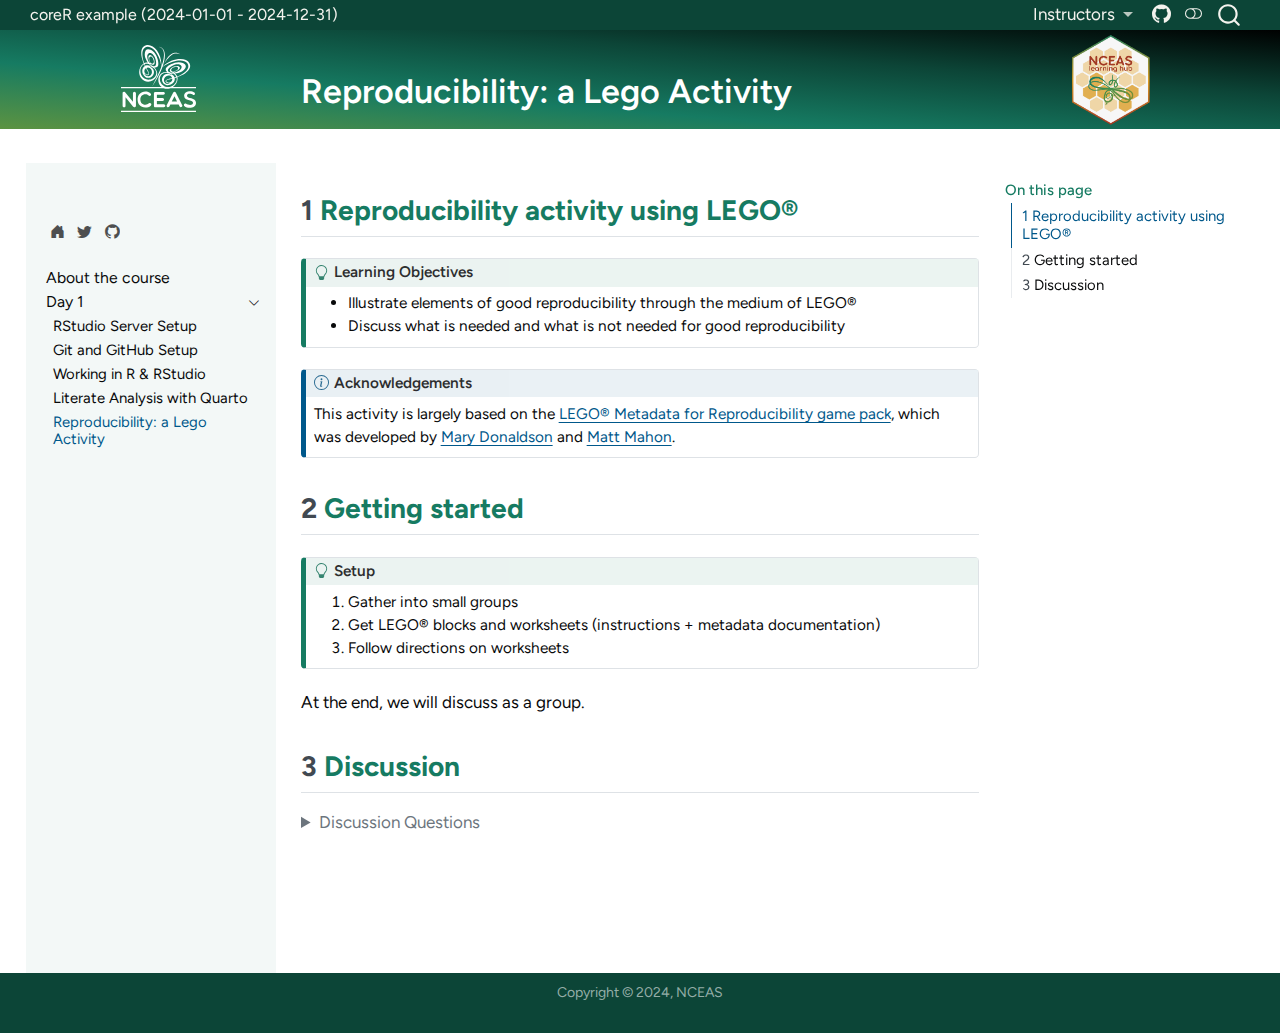
<file: docs/s05_activity_reproducibility_lego.html>
<!DOCTYPE html>
<html xmlns="http://www.w3.org/1999/xhtml" lang="en" xml:lang="en"><head>

<meta charset="utf-8">
<meta name="generator" content="quarto-1.5.57">

<meta name="viewport" content="width=device-width, initial-scale=1.0, user-scalable=yes">


<title>Reproducibility: a Lego Activity – coreR example (2024-01-01 - 2024-12-31)</title>
<style>
code{white-space: pre-wrap;}
span.smallcaps{font-variant: small-caps;}
div.columns{display: flex; gap: min(4vw, 1.5em);}
div.column{flex: auto; overflow-x: auto;}
div.hanging-indent{margin-left: 1.5em; text-indent: -1.5em;}
ul.task-list{list-style: none;}
ul.task-list li input[type="checkbox"] {
  width: 0.8em;
  margin: 0 0.8em 0.2em -1em; /* quarto-specific, see https://github.com/quarto-dev/quarto-cli/issues/4556 */ 
  vertical-align: middle;
}
</style>


<script src="site_libs/quarto-nav/quarto-nav.js"></script>
<script src="site_libs/quarto-nav/headroom.min.js"></script>
<script src="site_libs/clipboard/clipboard.min.js"></script>
<script src="site_libs/quarto-search/autocomplete.umd.js"></script>
<script src="site_libs/quarto-search/fuse.min.js"></script>
<script src="site_libs/quarto-search/quarto-search.js"></script>
<meta name="quarto:offset" content="./">
<link href="site_libs/quarto-contrib/quarto-project/nceas-learning-hub/lh_theme/logo_lh_hex.png" rel="icon" type="image/png">
<script src="site_libs/quarto-html/quarto.js"></script>
<script src="site_libs/quarto-html/popper.min.js"></script>
<script src="site_libs/quarto-html/tippy.umd.min.js"></script>
<script src="site_libs/quarto-html/anchor.min.js"></script>
<link href="site_libs/quarto-html/tippy.css" rel="stylesheet">
<link href="site_libs/quarto-html/quarto-syntax-highlighting.css" rel="stylesheet" class="quarto-color-scheme" id="quarto-text-highlighting-styles">
<link href="site_libs/quarto-html/quarto-syntax-highlighting-dark.css" rel="prefetch" class="quarto-color-scheme quarto-color-alternate" id="quarto-text-highlighting-styles">
<script src="site_libs/bootstrap/bootstrap.min.js"></script>
<link href="site_libs/bootstrap/bootstrap-icons.css" rel="stylesheet">
<link href="site_libs/bootstrap/bootstrap.min.css" rel="stylesheet" class="quarto-color-scheme" id="quarto-bootstrap" data-mode="light">
<link href="site_libs/bootstrap/bootstrap-dark.min.css" rel="prefetch" class="quarto-color-scheme quarto-color-alternate" id="quarto-bootstrap" data-mode="dark">
<script id="quarto-search-options" type="application/json">{
  "location": "navbar",
  "copy-button": false,
  "collapse-after": 3,
  "panel-placement": "end",
  "type": "overlay",
  "limit": 50,
  "keyboard-shortcut": [
    "f",
    "/",
    "s"
  ],
  "show-item-context": false,
  "language": {
    "search-no-results-text": "No results",
    "search-matching-documents-text": "matching documents",
    "search-copy-link-title": "Copy link to search",
    "search-hide-matches-text": "Hide additional matches",
    "search-more-match-text": "more match in this document",
    "search-more-matches-text": "more matches in this document",
    "search-clear-button-title": "Clear",
    "search-text-placeholder": "",
    "search-detached-cancel-button-title": "Cancel",
    "search-submit-button-title": "Submit",
    "search-label": "Search"
  }
}</script>
<style>

      .quarto-title-block .quarto-title-banner {
        background: #44444444;
      }
</style>


<link rel="stylesheet" href="site_libs/quarto-contrib/quarto-project/nceas-learning-hub/lh_theme/lh_style.css">
</head>

<body class="nav-sidebar floating nav-fixed">

<div id="quarto-search-results"></div>
  <header id="quarto-header" class="headroom fixed-top quarto-banner">
    <nav class="navbar navbar-expand-lg " data-bs-theme="dark">
      <div class="navbar-container container-fluid">
      <div class="navbar-brand-container mx-auto">
    <a class="navbar-brand" href="./index.html">
    <span class="navbar-title">coreR example (2024-01-01 - 2024-12-31)</span>
    </a>
  </div>
            <div id="quarto-search" class="" title="Search"></div>
          <button class="navbar-toggler" type="button" data-bs-toggle="collapse" data-bs-target="#navbarCollapse" aria-controls="navbarCollapse" role="menu" aria-expanded="false" aria-label="Toggle navigation" onclick="if (window.quartoToggleHeadroom) { window.quartoToggleHeadroom(); }">
  <span class="navbar-toggler-icon"></span>
</button>
          <div class="collapse navbar-collapse" id="navbarCollapse">
            <ul class="navbar-nav navbar-nav-scroll ms-auto">
  <li class="nav-item dropdown ">
    <a class="nav-link dropdown-toggle" href="#" id="nav-menu-instructors" role="link" data-bs-toggle="dropdown" aria-expanded="false">
 <span class="menu-text">Instructors</span>
    </a>
    <ul class="dropdown-menu dropdown-menu-end" aria-labelledby="nav-menu-instructors">    
        <li>
    <a class="dropdown-item" href="https://www.oharascience.com/">
 <span class="dropdown-text">Casey O’Hara</span></a>
  </li>  
    </ul>
  </li>
  <li class="nav-item compact">
    <a class="nav-link" href="https://github.com/nceas-learning-hub/coreR_testing"> <i class="bi bi-github" role="img" aria-label="GitHub">
</i> 
<span class="menu-text"></span></a>
  </li>  
</ul>
          </div> <!-- /navcollapse -->
            <div class="quarto-navbar-tools">
  <a href="" class="quarto-color-scheme-toggle quarto-navigation-tool  px-1" onclick="window.quartoToggleColorScheme(); return false;" title="Toggle dark mode"><i class="bi"></i></a>
</div>
      </div> <!-- /container-fluid -->
    </nav>
  <nav class="quarto-secondary-nav">
    <div class="container-fluid d-flex">
      <button type="button" class="quarto-btn-toggle btn" data-bs-toggle="collapse" role="button" data-bs-target=".quarto-sidebar-collapse-item" aria-controls="quarto-sidebar" aria-expanded="false" aria-label="Toggle sidebar navigation" onclick="if (window.quartoToggleHeadroom) { window.quartoToggleHeadroom(); }">
        <i class="bi bi-layout-text-sidebar-reverse"></i>
      </button>
        <a class="flex-grow-1 no-decor" role="navigation" data-bs-toggle="collapse" data-bs-target=".quarto-sidebar-collapse-item" aria-controls="quarto-sidebar" aria-expanded="false" aria-label="Toggle sidebar navigation" onclick="if (window.quartoToggleHeadroom) { window.quartoToggleHeadroom(); }">      
          <h1 class="quarto-secondary-nav-title">Reproducibility: a Lego Activity</h1>
        </a>     
      <button type="button" class="btn quarto-search-button" aria-label="Search" onclick="window.quartoOpenSearch();">
        <i class="bi bi-search"></i>
      </button>
    </div>
  </nav>
</header>
<!-- content -->
<header id="title-block-header" class="quarto-title-block default page-columns page-full">
  <div class="quarto-title-banner page-columns page-full">
    <div class="quarto-title column-body">
      <h1 class="title d-none d-lg-block">Reproducibility: a Lego Activity</h1>
                      </div>
  </div>
    
  
  <div class="quarto-title-meta">

      
    
      
    </div>
    
  
  </header><div id="quarto-content" class="quarto-container page-columns page-rows-contents page-layout-article page-navbar">
<!-- sidebar -->
  <nav id="quarto-sidebar" class="sidebar collapse collapse-horizontal quarto-sidebar-collapse-item sidebar-navigation floating overflow-auto">
        <div class="mt-2 flex-shrink-0 align-items-center">
        <div class="sidebar-search">
        <div id="quarto-search" class="" title="Search"></div>
        </div>
        </div>
        <div class="sidebar-tools-collapse tools-wide">
    <a href="https://www.nceas.ucsb.edu/learning-hub" title="" class="quarto-navigation-tool px-1" aria-label=""><i class="bi bi-house-door-fill"></i></a>
    <a href="https://twitter.com/ucsb_nceas" title="" class="quarto-navigation-tool px-1" aria-label=""><i class="bi bi-twitter"></i></a>
    <a href="./COURSE_URL" title="" class="quarto-navigation-tool px-1" aria-label=""><i class="bi bi-github"></i></a>
</div>
    <div class="sidebar-menu-container"> 
    <ul class="list-unstyled mt-1">
        <li class="sidebar-item">
  <div class="sidebar-item-container"> 
  <a href="./index.html" class="sidebar-item-text sidebar-link">
 <span class="menu-text">About the course</span></a>
  </div>
</li>
        <li class="sidebar-item sidebar-item-section">
      <div class="sidebar-item-container"> 
            <a class="sidebar-item-text sidebar-link text-start" data-bs-toggle="collapse" data-bs-target="#quarto-sidebar-section-1" role="navigation" aria-expanded="true">
 <span class="menu-text">Day 1</span></a>
          <a class="sidebar-item-toggle text-start" data-bs-toggle="collapse" data-bs-target="#quarto-sidebar-section-1" role="navigation" aria-expanded="true" aria-label="Toggle section">
            <i class="bi bi-chevron-right ms-2"></i>
          </a> 
      </div>
      <ul id="quarto-sidebar-section-1" class="collapse list-unstyled sidebar-section depth1 show">  
          <li class="sidebar-item">
  <div class="sidebar-item-container"> 
  <a href="./s01_r_rstudio_server_setup.html" class="sidebar-item-text sidebar-link">
 <span class="menu-text">RStudio Server Setup</span></a>
  </div>
</li>
          <li class="sidebar-item">
  <div class="sidebar-item-container"> 
  <a href="./s02_git_setup.html" class="sidebar-item-text sidebar-link">
 <span class="menu-text">Git and GitHub Setup</span></a>
  </div>
</li>
          <li class="sidebar-item">
  <div class="sidebar-item-container"> 
  <a href="./s03_r_programming_introduction.html" class="sidebar-item-text sidebar-link">
 <span class="menu-text">Working in R &amp; RStudio</span></a>
  </div>
</li>
          <li class="sidebar-item">
  <div class="sidebar-item-container"> 
  <a href="./s04_r_quarto_literate_analysis.html" class="sidebar-item-text sidebar-link">
 <span class="menu-text">Literate Analysis with Quarto</span></a>
  </div>
</li>
          <li class="sidebar-item">
  <div class="sidebar-item-container"> 
  <a href="./s05_activity_reproducibility_lego.html" class="sidebar-item-text sidebar-link active">
 <span class="menu-text">Reproducibility: a Lego Activity</span></a>
  </div>
</li>
      </ul>
  </li>
    </ul>
    </div>
</nav>
<div id="quarto-sidebar-glass" class="quarto-sidebar-collapse-item" data-bs-toggle="collapse" data-bs-target=".quarto-sidebar-collapse-item"></div>
<!-- margin-sidebar -->
    <div id="quarto-margin-sidebar" class="sidebar margin-sidebar">
        <nav id="TOC" role="doc-toc" class="toc-active">
    <h2 id="toc-title">On this page</h2>
   
  <ul>
  <li><a href="#reproducibility-activity-using-lego" id="toc-reproducibility-activity-using-lego" class="nav-link active" data-scroll-target="#reproducibility-activity-using-lego"><span class="header-section-number">1</span> Reproducibility activity using LEGO®</a></li>
  <li><a href="#getting-started" id="toc-getting-started" class="nav-link" data-scroll-target="#getting-started"><span class="header-section-number">2</span> Getting started</a></li>
  <li><a href="#discussion" id="toc-discussion" class="nav-link" data-scroll-target="#discussion"><span class="header-section-number">3</span> Discussion</a></li>
  </ul>
</nav>
    </div>
<!-- main -->
<main class="content quarto-banner-title-block" id="quarto-document-content">





<section id="reproducibility-activity-using-lego" class="level2" data-number="1">
<h2 data-number="1" class="anchored" data-anchor-id="reproducibility-activity-using-lego"><span class="header-section-number">1</span> Reproducibility activity using LEGO®</h2>
<div class="callout callout-style-default callout-tip callout-titled">
<div class="callout-header d-flex align-content-center">
<div class="callout-icon-container">
<i class="callout-icon"></i>
</div>
<div class="callout-title-container flex-fill">
Learning Objectives
</div>
</div>
<div class="callout-body-container callout-body">
<ul>
<li>Illustrate elements of good reproducibility through the medium of LEGO®</li>
<li>Discuss what is needed and what is not needed for good reproducibility</li>
</ul>
</div>
</div>
<div class="callout callout-style-default callout-note callout-titled">
<div class="callout-header d-flex align-content-center">
<div class="callout-icon-container">
<i class="callout-icon"></i>
</div>
<div class="callout-title-container flex-fill">
Acknowledgements
</div>
</div>
<div class="callout-body-container callout-body">
<p>This activity is largely based on the <a href="http://eprints.gla.ac.uk/196477/">LEGO® Metadata for Reproducibility game pack</a>, which was developed by <a href="https://orcid.org/0000-0002-1936-3499">Mary Donaldson</a> and <a href="https://orcid.org/0000-0001-8950-8422">Matt Mahon</a>.</p>
</div>
</div>
</section>
<section id="getting-started" class="level2" data-number="2">
<h2 data-number="2" class="anchored" data-anchor-id="getting-started"><span class="header-section-number">2</span> Getting started</h2>
<div class="callout callout-style-default callout-tip callout-titled">
<div class="callout-header d-flex align-content-center">
<div class="callout-icon-container">
<i class="callout-icon"></i>
</div>
<div class="callout-title-container flex-fill">
Setup
</div>
</div>
<div class="callout-body-container callout-body">
<ol type="1">
<li>Gather into small groups</li>
<li>Get LEGO® blocks and worksheets (instructions + metadata documentation)</li>
<li>Follow directions on worksheets</li>
</ol>
</div>
</div>
<p>At the end, we will discuss as a group.</p>
</section>
<section id="discussion" class="level2" data-number="3">
<h2 data-number="3" class="anchored" data-anchor-id="discussion"><span class="header-section-number">3</span> Discussion</h2>
<details>
<summary>
Discussion Questions
</summary>
<ul>
<li>Did you find this a simple way to document your process?</li>
<li>Was there anything you found difficult to capture?</li>
<li>Did those replicating the builds find it straightforward to follow?</li>
<li>Did you encounter any ambiguity in the instructions?</li>
</ul>
</details>


</section>

</main> <!-- /main -->
<script id="quarto-html-after-body" type="application/javascript">
window.document.addEventListener("DOMContentLoaded", function (event) {
  const toggleBodyColorMode = (bsSheetEl) => {
    const mode = bsSheetEl.getAttribute("data-mode");
    const bodyEl = window.document.querySelector("body");
    if (mode === "dark") {
      bodyEl.classList.add("quarto-dark");
      bodyEl.classList.remove("quarto-light");
    } else {
      bodyEl.classList.add("quarto-light");
      bodyEl.classList.remove("quarto-dark");
    }
  }
  const toggleBodyColorPrimary = () => {
    const bsSheetEl = window.document.querySelector("link#quarto-bootstrap");
    if (bsSheetEl) {
      toggleBodyColorMode(bsSheetEl);
    }
  }
  toggleBodyColorPrimary();  
  const disableStylesheet = (stylesheets) => {
    for (let i=0; i < stylesheets.length; i++) {
      const stylesheet = stylesheets[i];
      stylesheet.rel = 'prefetch';
    }
  }
  const enableStylesheet = (stylesheets) => {
    for (let i=0; i < stylesheets.length; i++) {
      const stylesheet = stylesheets[i];
      stylesheet.rel = 'stylesheet';
    }
  }
  const manageTransitions = (selector, allowTransitions) => {
    const els = window.document.querySelectorAll(selector);
    for (let i=0; i < els.length; i++) {
      const el = els[i];
      if (allowTransitions) {
        el.classList.remove('notransition');
      } else {
        el.classList.add('notransition');
      }
    }
  }
  const toggleGiscusIfUsed = (isAlternate, darkModeDefault) => {
    const baseTheme = document.querySelector('#giscus-base-theme')?.value ?? 'light';
    const alternateTheme = document.querySelector('#giscus-alt-theme')?.value ?? 'dark';
    let newTheme = '';
    if(darkModeDefault) {
      newTheme = isAlternate ? baseTheme : alternateTheme;
    } else {
      newTheme = isAlternate ? alternateTheme : baseTheme;
    }
    const changeGiscusTheme = () => {
      // From: https://github.com/giscus/giscus/issues/336
      const sendMessage = (message) => {
        const iframe = document.querySelector('iframe.giscus-frame');
        if (!iframe) return;
        iframe.contentWindow.postMessage({ giscus: message }, 'https://giscus.app');
      }
      sendMessage({
        setConfig: {
          theme: newTheme
        }
      });
    }
    const isGiscussLoaded = window.document.querySelector('iframe.giscus-frame') !== null;
    if (isGiscussLoaded) {
      changeGiscusTheme();
    }
  }
  const toggleColorMode = (alternate) => {
    // Switch the stylesheets
    const alternateStylesheets = window.document.querySelectorAll('link.quarto-color-scheme.quarto-color-alternate');
    manageTransitions('#quarto-margin-sidebar .nav-link', false);
    if (alternate) {
      enableStylesheet(alternateStylesheets);
      for (const sheetNode of alternateStylesheets) {
        if (sheetNode.id === "quarto-bootstrap") {
          toggleBodyColorMode(sheetNode);
        }
      }
    } else {
      disableStylesheet(alternateStylesheets);
      toggleBodyColorPrimary();
    }
    manageTransitions('#quarto-margin-sidebar .nav-link', true);
    // Switch the toggles
    const toggles = window.document.querySelectorAll('.quarto-color-scheme-toggle');
    for (let i=0; i < toggles.length; i++) {
      const toggle = toggles[i];
      if (toggle) {
        if (alternate) {
          toggle.classList.add("alternate");     
        } else {
          toggle.classList.remove("alternate");
        }
      }
    }
    // Hack to workaround the fact that safari doesn't
    // properly recolor the scrollbar when toggling (#1455)
    if (navigator.userAgent.indexOf('Safari') > 0 && navigator.userAgent.indexOf('Chrome') == -1) {
      manageTransitions("body", false);
      window.scrollTo(0, 1);
      setTimeout(() => {
        window.scrollTo(0, 0);
        manageTransitions("body", true);
      }, 40);  
    }
  }
  const isFileUrl = () => { 
    return window.location.protocol === 'file:';
  }
  const hasAlternateSentinel = () => {  
    let styleSentinel = getColorSchemeSentinel();
    if (styleSentinel !== null) {
      return styleSentinel === "alternate";
    } else {
      return false;
    }
  }
  const setStyleSentinel = (alternate) => {
    const value = alternate ? "alternate" : "default";
    if (!isFileUrl()) {
      window.localStorage.setItem("quarto-color-scheme", value);
    } else {
      localAlternateSentinel = value;
    }
  }
  const getColorSchemeSentinel = () => {
    if (!isFileUrl()) {
      const storageValue = window.localStorage.getItem("quarto-color-scheme");
      return storageValue != null ? storageValue : localAlternateSentinel;
    } else {
      return localAlternateSentinel;
    }
  }
  const darkModeDefault = false;
  let localAlternateSentinel = darkModeDefault ? 'alternate' : 'default';
  // Dark / light mode switch
  window.quartoToggleColorScheme = () => {
    // Read the current dark / light value 
    let toAlternate = !hasAlternateSentinel();
    toggleColorMode(toAlternate);
    setStyleSentinel(toAlternate);
    toggleGiscusIfUsed(toAlternate, darkModeDefault);
  };
  // Ensure there is a toggle, if there isn't float one in the top right
  if (window.document.querySelector('.quarto-color-scheme-toggle') === null) {
    const a = window.document.createElement('a');
    a.classList.add('top-right');
    a.classList.add('quarto-color-scheme-toggle');
    a.href = "";
    a.onclick = function() { try { window.quartoToggleColorScheme(); } catch {} return false; };
    const i = window.document.createElement("i");
    i.classList.add('bi');
    a.appendChild(i);
    window.document.body.appendChild(a);
  }
  // Switch to dark mode if need be
  if (hasAlternateSentinel()) {
    toggleColorMode(true);
  } else {
    toggleColorMode(false);
  }
  const icon = "";
  const anchorJS = new window.AnchorJS();
  anchorJS.options = {
    placement: 'right',
    icon: icon
  };
  anchorJS.add('.anchored');
  const isCodeAnnotation = (el) => {
    for (const clz of el.classList) {
      if (clz.startsWith('code-annotation-')) {                     
        return true;
      }
    }
    return false;
  }
  const onCopySuccess = function(e) {
    // button target
    const button = e.trigger;
    // don't keep focus
    button.blur();
    // flash "checked"
    button.classList.add('code-copy-button-checked');
    var currentTitle = button.getAttribute("title");
    button.setAttribute("title", "Copied!");
    let tooltip;
    if (window.bootstrap) {
      button.setAttribute("data-bs-toggle", "tooltip");
      button.setAttribute("data-bs-placement", "left");
      button.setAttribute("data-bs-title", "Copied!");
      tooltip = new bootstrap.Tooltip(button, 
        { trigger: "manual", 
          customClass: "code-copy-button-tooltip",
          offset: [0, -8]});
      tooltip.show();    
    }
    setTimeout(function() {
      if (tooltip) {
        tooltip.hide();
        button.removeAttribute("data-bs-title");
        button.removeAttribute("data-bs-toggle");
        button.removeAttribute("data-bs-placement");
      }
      button.setAttribute("title", currentTitle);
      button.classList.remove('code-copy-button-checked');
    }, 1000);
    // clear code selection
    e.clearSelection();
  }
  const getTextToCopy = function(trigger) {
      const codeEl = trigger.previousElementSibling.cloneNode(true);
      for (const childEl of codeEl.children) {
        if (isCodeAnnotation(childEl)) {
          childEl.remove();
        }
      }
      return codeEl.innerText;
  }
  const clipboard = new window.ClipboardJS('.code-copy-button:not([data-in-quarto-modal])', {
    text: getTextToCopy
  });
  clipboard.on('success', onCopySuccess);
  if (window.document.getElementById('quarto-embedded-source-code-modal')) {
    // For code content inside modals, clipBoardJS needs to be initialized with a container option
    // TODO: Check when it could be a function (https://github.com/zenorocha/clipboard.js/issues/860)
    const clipboardModal = new window.ClipboardJS('.code-copy-button[data-in-quarto-modal]', {
      text: getTextToCopy,
      container: window.document.getElementById('quarto-embedded-source-code-modal')
    });
    clipboardModal.on('success', onCopySuccess);
  }
    var localhostRegex = new RegExp(/^(?:http|https):\/\/localhost\:?[0-9]*\//);
    var mailtoRegex = new RegExp(/^mailto:/);
      var filterRegex = new RegExp('/' + window.location.host + '/');
    var isInternal = (href) => {
        return filterRegex.test(href) || localhostRegex.test(href) || mailtoRegex.test(href);
    }
    // Inspect non-navigation links and adorn them if external
 	var links = window.document.querySelectorAll('a[href]:not(.nav-link):not(.navbar-brand):not(.toc-action):not(.sidebar-link):not(.sidebar-item-toggle):not(.pagination-link):not(.no-external):not([aria-hidden]):not(.dropdown-item):not(.quarto-navigation-tool):not(.about-link)');
    for (var i=0; i<links.length; i++) {
      const link = links[i];
      if (!isInternal(link.href)) {
        // undo the damage that might have been done by quarto-nav.js in the case of
        // links that we want to consider external
        if (link.dataset.originalHref !== undefined) {
          link.href = link.dataset.originalHref;
        }
          // target, if specified
          link.setAttribute("target", "_blank");
          if (link.getAttribute("rel") === null) {
            link.setAttribute("rel", "noopener");
          }
      }
    }
  function tippyHover(el, contentFn, onTriggerFn, onUntriggerFn) {
    const config = {
      allowHTML: true,
      maxWidth: 500,
      delay: 100,
      arrow: false,
      appendTo: function(el) {
          return el.parentElement;
      },
      interactive: true,
      interactiveBorder: 10,
      theme: 'quarto',
      placement: 'bottom-start',
    };
    if (contentFn) {
      config.content = contentFn;
    }
    if (onTriggerFn) {
      config.onTrigger = onTriggerFn;
    }
    if (onUntriggerFn) {
      config.onUntrigger = onUntriggerFn;
    }
    window.tippy(el, config); 
  }
  const noterefs = window.document.querySelectorAll('a[role="doc-noteref"]');
  for (var i=0; i<noterefs.length; i++) {
    const ref = noterefs[i];
    tippyHover(ref, function() {
      // use id or data attribute instead here
      let href = ref.getAttribute('data-footnote-href') || ref.getAttribute('href');
      try { href = new URL(href).hash; } catch {}
      const id = href.replace(/^#\/?/, "");
      const note = window.document.getElementById(id);
      if (note) {
        return note.innerHTML;
      } else {
        return "";
      }
    });
  }
  const xrefs = window.document.querySelectorAll('a.quarto-xref');
  const processXRef = (id, note) => {
    // Strip column container classes
    const stripColumnClz = (el) => {
      el.classList.remove("page-full", "page-columns");
      if (el.children) {
        for (const child of el.children) {
          stripColumnClz(child);
        }
      }
    }
    stripColumnClz(note)
    if (id === null || id.startsWith('sec-')) {
      // Special case sections, only their first couple elements
      const container = document.createElement("div");
      if (note.children && note.children.length > 2) {
        container.appendChild(note.children[0].cloneNode(true));
        for (let i = 1; i < note.children.length; i++) {
          const child = note.children[i];
          if (child.tagName === "P" && child.innerText === "") {
            continue;
          } else {
            container.appendChild(child.cloneNode(true));
            break;
          }
        }
        if (window.Quarto?.typesetMath) {
          window.Quarto.typesetMath(container);
        }
        return container.innerHTML
      } else {
        if (window.Quarto?.typesetMath) {
          window.Quarto.typesetMath(note);
        }
        return note.innerHTML;
      }
    } else {
      // Remove any anchor links if they are present
      const anchorLink = note.querySelector('a.anchorjs-link');
      if (anchorLink) {
        anchorLink.remove();
      }
      if (window.Quarto?.typesetMath) {
        window.Quarto.typesetMath(note);
      }
      // TODO in 1.5, we should make sure this works without a callout special case
      if (note.classList.contains("callout")) {
        return note.outerHTML;
      } else {
        return note.innerHTML;
      }
    }
  }
  for (var i=0; i<xrefs.length; i++) {
    const xref = xrefs[i];
    tippyHover(xref, undefined, function(instance) {
      instance.disable();
      let url = xref.getAttribute('href');
      let hash = undefined; 
      if (url.startsWith('#')) {
        hash = url;
      } else {
        try { hash = new URL(url).hash; } catch {}
      }
      if (hash) {
        const id = hash.replace(/^#\/?/, "");
        const note = window.document.getElementById(id);
        if (note !== null) {
          try {
            const html = processXRef(id, note.cloneNode(true));
            instance.setContent(html);
          } finally {
            instance.enable();
            instance.show();
          }
        } else {
          // See if we can fetch this
          fetch(url.split('#')[0])
          .then(res => res.text())
          .then(html => {
            const parser = new DOMParser();
            const htmlDoc = parser.parseFromString(html, "text/html");
            const note = htmlDoc.getElementById(id);
            if (note !== null) {
              const html = processXRef(id, note);
              instance.setContent(html);
            } 
          }).finally(() => {
            instance.enable();
            instance.show();
          });
        }
      } else {
        // See if we can fetch a full url (with no hash to target)
        // This is a special case and we should probably do some content thinning / targeting
        fetch(url)
        .then(res => res.text())
        .then(html => {
          const parser = new DOMParser();
          const htmlDoc = parser.parseFromString(html, "text/html");
          const note = htmlDoc.querySelector('main.content');
          if (note !== null) {
            // This should only happen for chapter cross references
            // (since there is no id in the URL)
            // remove the first header
            if (note.children.length > 0 && note.children[0].tagName === "HEADER") {
              note.children[0].remove();
            }
            const html = processXRef(null, note);
            instance.setContent(html);
          } 
        }).finally(() => {
          instance.enable();
          instance.show();
        });
      }
    }, function(instance) {
    });
  }
      let selectedAnnoteEl;
      const selectorForAnnotation = ( cell, annotation) => {
        let cellAttr = 'data-code-cell="' + cell + '"';
        let lineAttr = 'data-code-annotation="' +  annotation + '"';
        const selector = 'span[' + cellAttr + '][' + lineAttr + ']';
        return selector;
      }
      const selectCodeLines = (annoteEl) => {
        const doc = window.document;
        const targetCell = annoteEl.getAttribute("data-target-cell");
        const targetAnnotation = annoteEl.getAttribute("data-target-annotation");
        const annoteSpan = window.document.querySelector(selectorForAnnotation(targetCell, targetAnnotation));
        const lines = annoteSpan.getAttribute("data-code-lines").split(",");
        const lineIds = lines.map((line) => {
          return targetCell + "-" + line;
        })
        let top = null;
        let height = null;
        let parent = null;
        if (lineIds.length > 0) {
            //compute the position of the single el (top and bottom and make a div)
            const el = window.document.getElementById(lineIds[0]);
            top = el.offsetTop;
            height = el.offsetHeight;
            parent = el.parentElement.parentElement;
          if (lineIds.length > 1) {
            const lastEl = window.document.getElementById(lineIds[lineIds.length - 1]);
            const bottom = lastEl.offsetTop + lastEl.offsetHeight;
            height = bottom - top;
          }
          if (top !== null && height !== null && parent !== null) {
            // cook up a div (if necessary) and position it 
            let div = window.document.getElementById("code-annotation-line-highlight");
            if (div === null) {
              div = window.document.createElement("div");
              div.setAttribute("id", "code-annotation-line-highlight");
              div.style.position = 'absolute';
              parent.appendChild(div);
            }
            div.style.top = top - 2 + "px";
            div.style.height = height + 4 + "px";
            div.style.left = 0;
            let gutterDiv = window.document.getElementById("code-annotation-line-highlight-gutter");
            if (gutterDiv === null) {
              gutterDiv = window.document.createElement("div");
              gutterDiv.setAttribute("id", "code-annotation-line-highlight-gutter");
              gutterDiv.style.position = 'absolute';
              const codeCell = window.document.getElementById(targetCell);
              const gutter = codeCell.querySelector('.code-annotation-gutter');
              gutter.appendChild(gutterDiv);
            }
            gutterDiv.style.top = top - 2 + "px";
            gutterDiv.style.height = height + 4 + "px";
          }
          selectedAnnoteEl = annoteEl;
        }
      };
      const unselectCodeLines = () => {
        const elementsIds = ["code-annotation-line-highlight", "code-annotation-line-highlight-gutter"];
        elementsIds.forEach((elId) => {
          const div = window.document.getElementById(elId);
          if (div) {
            div.remove();
          }
        });
        selectedAnnoteEl = undefined;
      };
        // Handle positioning of the toggle
    window.addEventListener(
      "resize",
      throttle(() => {
        elRect = undefined;
        if (selectedAnnoteEl) {
          selectCodeLines(selectedAnnoteEl);
        }
      }, 10)
    );
    function throttle(fn, ms) {
    let throttle = false;
    let timer;
      return (...args) => {
        if(!throttle) { // first call gets through
            fn.apply(this, args);
            throttle = true;
        } else { // all the others get throttled
            if(timer) clearTimeout(timer); // cancel #2
            timer = setTimeout(() => {
              fn.apply(this, args);
              timer = throttle = false;
            }, ms);
        }
      };
    }
      // Attach click handler to the DT
      const annoteDls = window.document.querySelectorAll('dt[data-target-cell]');
      for (const annoteDlNode of annoteDls) {
        annoteDlNode.addEventListener('click', (event) => {
          const clickedEl = event.target;
          if (clickedEl !== selectedAnnoteEl) {
            unselectCodeLines();
            const activeEl = window.document.querySelector('dt[data-target-cell].code-annotation-active');
            if (activeEl) {
              activeEl.classList.remove('code-annotation-active');
            }
            selectCodeLines(clickedEl);
            clickedEl.classList.add('code-annotation-active');
          } else {
            // Unselect the line
            unselectCodeLines();
            clickedEl.classList.remove('code-annotation-active');
          }
        });
      }
  const findCites = (el) => {
    const parentEl = el.parentElement;
    if (parentEl) {
      const cites = parentEl.dataset.cites;
      if (cites) {
        return {
          el,
          cites: cites.split(' ')
        };
      } else {
        return findCites(el.parentElement)
      }
    } else {
      return undefined;
    }
  };
  var bibliorefs = window.document.querySelectorAll('a[role="doc-biblioref"]');
  for (var i=0; i<bibliorefs.length; i++) {
    const ref = bibliorefs[i];
    const citeInfo = findCites(ref);
    if (citeInfo) {
      tippyHover(citeInfo.el, function() {
        var popup = window.document.createElement('div');
        citeInfo.cites.forEach(function(cite) {
          var citeDiv = window.document.createElement('div');
          citeDiv.classList.add('hanging-indent');
          citeDiv.classList.add('csl-entry');
          var biblioDiv = window.document.getElementById('ref-' + cite);
          if (biblioDiv) {
            citeDiv.innerHTML = biblioDiv.innerHTML;
          }
          popup.appendChild(citeDiv);
        });
        return popup.innerHTML;
      });
    }
  }
});
</script>
</div> <!-- /content -->
<footer class="footer">
  <div class="nav-footer">
    <div class="nav-footer-left">
      &nbsp;
    </div>   
    <div class="nav-footer-center">
<p>Copyright © 2024, NCEAS</p>
</div>
    <div class="nav-footer-right">
      &nbsp;
    </div>
  </div>
</footer>




</body></html>
</file>
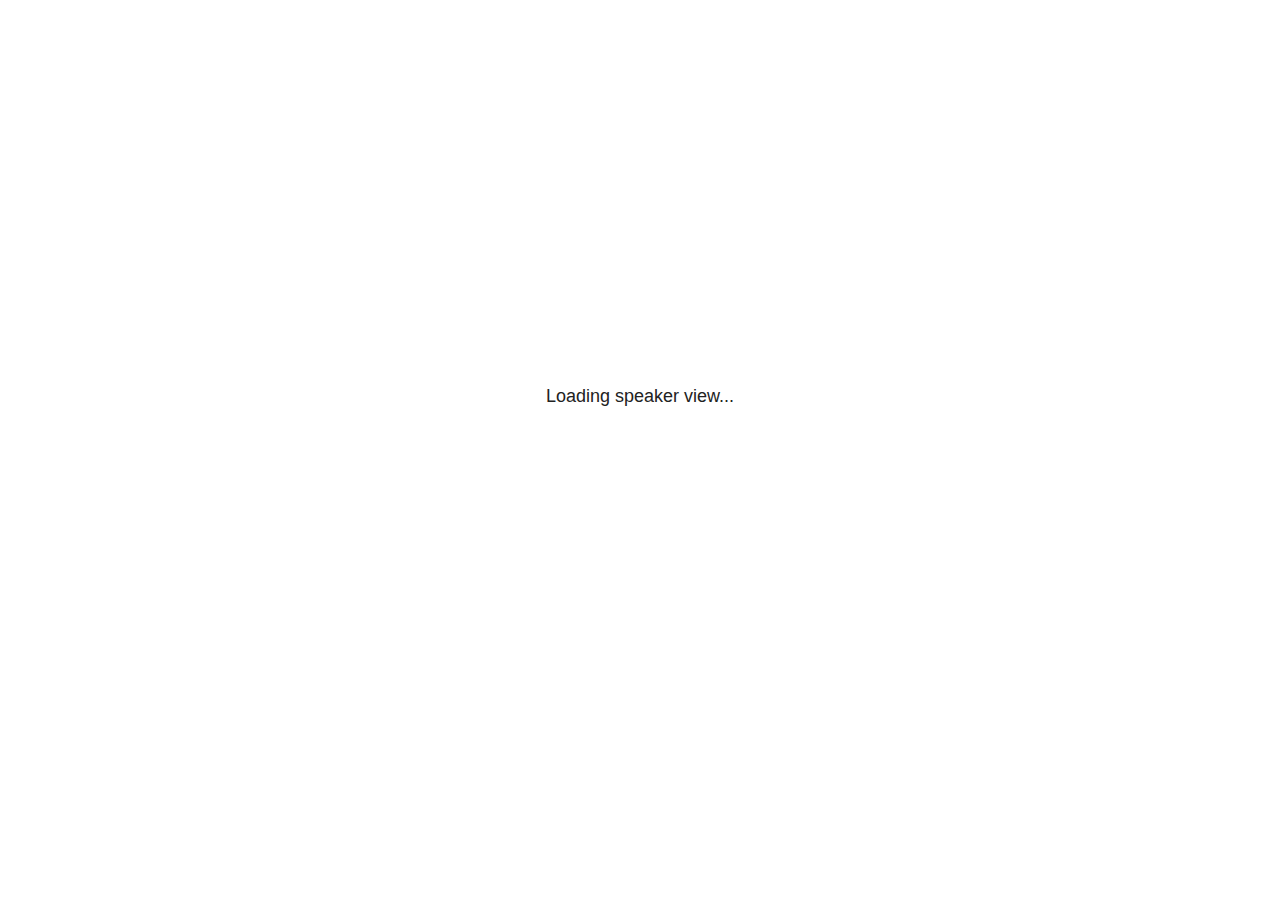
<file: docs/site_libs/revealjs/plugin/notes/speaker-view.html>
<!--
	NOTE: You need to build the notes plugin after making changes to this file.
-->
<html lang="en">
	<head>
		<meta charset="utf-8">

		<title>reveal.js - Speaker View</title>

		<style>
			body {
				font-family: Helvetica;
				font-size: 18px;
			}

			#current-slide,
			#upcoming-slide,
			#speaker-controls {
				padding: 6px;
				box-sizing: border-box;
				-moz-box-sizing: border-box;
			}

			#current-slide iframe,
			#upcoming-slide iframe {
				width: 100%;
				height: 100%;
				border: 1px solid #ddd;
			}

			#current-slide .label,
			#upcoming-slide .label {
				position: absolute;
				top: 10px;
				left: 10px;
				z-index: 2;
			}

			#connection-status {
				position: absolute;
				top: 0;
				left: 0;
				width: 100%;
				height: 100%;
				z-index: 20;
				padding: 30% 20% 20% 20%;
				font-size: 18px;
				color: #222;
				background: #fff;
				text-align: center;
				box-sizing: border-box;
				line-height: 1.4;
			}

			.overlay-element {
				height: 34px;
				line-height: 34px;
				padding: 0 10px;
				text-shadow: none;
				background: rgba( 220, 220, 220, 0.8 );
				color: #222;
				font-size: 14px;
			}

			.overlay-element.interactive:hover {
				background: rgba( 220, 220, 220, 1 );
			}

			#current-slide {
				position: absolute;
				width: 60%;
				height: 100%;
				top: 0;
				left: 0;
				padding-right: 0;
			}

			#upcoming-slide {
				position: absolute;
				width: 40%;
				height: 40%;
				right: 0;
				top: 0;
			}

			/* Speaker controls */
			#speaker-controls {
				position: absolute;
				top: 40%;
				right: 0;
				width: 40%;
				height: 60%;
				overflow: auto;
				font-size: 18px;
			}

				.speaker-controls-time.hidden,
				.speaker-controls-notes.hidden {
					display: none;
				}

				.speaker-controls-time .label,
				.speaker-controls-pace .label,
				.speaker-controls-notes .label {
					text-transform: uppercase;
					font-weight: normal;
					font-size: 0.66em;
					color: #666;
					margin: 0;
				}

				.speaker-controls-time, .speaker-controls-pace {
					border-bottom: 1px solid rgba( 200, 200, 200, 0.5 );
					margin-bottom: 10px;
					padding: 10px 16px;
					padding-bottom: 20px;
					cursor: pointer;
				}

				.speaker-controls-time .reset-button {
					opacity: 0;
					float: right;
					color: #666;
					text-decoration: none;
				}
				.speaker-controls-time:hover .reset-button {
					opacity: 1;
				}

				.speaker-controls-time .timer,
				.speaker-controls-time .clock {
					width: 50%;
				}

				.speaker-controls-time .timer,
				.speaker-controls-time .clock,
				.speaker-controls-time .pacing .hours-value,
				.speaker-controls-time .pacing .minutes-value,
				.speaker-controls-time .pacing .seconds-value {
					font-size: 1.9em;
				}

				.speaker-controls-time .timer {
					float: left;
				}

				.speaker-controls-time .clock {
					float: right;
					text-align: right;
				}

				.speaker-controls-time span.mute {
					opacity: 0.3;
				}

				.speaker-controls-time .pacing-title {
					margin-top: 5px;
				}

				.speaker-controls-time .pacing.ahead {
					color: blue;
				}

				.speaker-controls-time .pacing.on-track {
					color: green;
				}

				.speaker-controls-time .pacing.behind {
					color: red;
				}

				.speaker-controls-notes {
					padding: 10px 16px;
				}

				.speaker-controls-notes .value {
					margin-top: 5px;
					line-height: 1.4;
					font-size: 1.2em;
				}

			/* Layout selector */
			#speaker-layout {
				position: absolute;
				top: 10px;
				right: 10px;
				color: #222;
				z-index: 10;
			}
				#speaker-layout select {
					position: absolute;
					width: 100%;
					height: 100%;
					top: 0;
					left: 0;
					border: 0;
					box-shadow: 0;
					cursor: pointer;
					opacity: 0;

					font-size: 1em;
					background-color: transparent;

					-moz-appearance: none;
					-webkit-appearance: none;
					-webkit-tap-highlight-color: rgba(0, 0, 0, 0);
				}

				#speaker-layout select:focus {
					outline: none;
					box-shadow: none;
				}

			.clear {
				clear: both;
			}

			/* Speaker layout: Wide */
			body[data-speaker-layout="wide"] #current-slide,
			body[data-speaker-layout="wide"] #upcoming-slide {
				width: 50%;
				height: 45%;
				padding: 6px;
			}

			body[data-speaker-layout="wide"] #current-slide {
				top: 0;
				left: 0;
			}

			body[data-speaker-layout="wide"] #upcoming-slide {
				top: 0;
				left: 50%;
			}

			body[data-speaker-layout="wide"] #speaker-controls {
				top: 45%;
				left: 0;
				width: 100%;
				height: 50%;
				font-size: 1.25em;
			}

			/* Speaker layout: Tall */
			body[data-speaker-layout="tall"] #current-slide,
			body[data-speaker-layout="tall"] #upcoming-slide {
				width: 45%;
				height: 50%;
				padding: 6px;
			}

			body[data-speaker-layout="tall"] #current-slide {
				top: 0;
				left: 0;
			}

			body[data-speaker-layout="tall"] #upcoming-slide {
				top: 50%;
				left: 0;
			}

			body[data-speaker-layout="tall"] #speaker-controls {
				padding-top: 40px;
				top: 0;
				left: 45%;
				width: 55%;
				height: 100%;
				font-size: 1.25em;
			}

			/* Speaker layout: Notes only */
			body[data-speaker-layout="notes-only"] #current-slide,
			body[data-speaker-layout="notes-only"] #upcoming-slide {
				display: none;
			}

			body[data-speaker-layout="notes-only"] #speaker-controls {
				padding-top: 40px;
				top: 0;
				left: 0;
				width: 100%;
				height: 100%;
				font-size: 1.25em;
			}

			@media screen and (max-width: 1080px) {
				body[data-speaker-layout="default"] #speaker-controls {
					font-size: 16px;
				}
			}

			@media screen and (max-width: 900px) {
				body[data-speaker-layout="default"] #speaker-controls {
					font-size: 14px;
				}
			}

			@media screen and (max-width: 800px) {
				body[data-speaker-layout="default"] #speaker-controls {
					font-size: 12px;
				}
			}

		</style>
	</head>

	<body>

		<div id="connection-status">Loading speaker view...</div>

		<div id="current-slide"></div>
		<div id="upcoming-slide"><span class="overlay-element label">Upcoming</span></div>
		<div id="speaker-controls">
			<div class="speaker-controls-time">
				<h4 class="label">Time <span class="reset-button">Click to Reset</span></h4>
				<div class="clock">
					<span class="clock-value">0:00 AM</span>
				</div>
				<div class="timer">
					<span class="hours-value">00</span><span class="minutes-value">:00</span><span class="seconds-value">:00</span>
				</div>
				<div class="clear"></div>

				<h4 class="label pacing-title" style="display: none">Pacing – Time to finish current slide</h4>
				<div class="pacing" style="display: none">
					<span class="hours-value">00</span><span class="minutes-value">:00</span><span class="seconds-value">:00</span>
				</div>
			</div>

			<div class="speaker-controls-notes hidden">
				<h4 class="label">Notes</h4>
				<div class="value"></div>
			</div>
		</div>
		<div id="speaker-layout" class="overlay-element interactive">
			<span class="speaker-layout-label"></span>
			<select class="speaker-layout-dropdown"></select>
		</div>

		<script>

			(function() {

				var notes,
					notesValue,
					currentState,
					currentSlide,
					upcomingSlide,
					layoutLabel,
					layoutDropdown,
					pendingCalls = {},
					lastRevealApiCallId = 0,
					connected = false,
					whitelistedWindows = [window.opener];

				var SPEAKER_LAYOUTS = {
					'default': 'Default',
					'wide': 'Wide',
					'tall': 'Tall',
					'notes-only': 'Notes only'
				};

				setupLayout();

				var connectionStatus = document.querySelector( '#connection-status' );
				var connectionTimeout = setTimeout( function() {
					connectionStatus.innerHTML = 'Error connecting to main window.<br>Please try closing and reopening the speaker view.';
				}, 5000 );
;
				window.addEventListener( 'message', function( event ) {

					// Validate the origin of this message to prevent XSS
					if( window.location.origin !== event.origin && whitelistedWindows.indexOf( event.source ) === -1 ) {
						return;
					}

					clearTimeout( connectionTimeout );
					connectionStatus.style.display = 'none';

					var data = JSON.parse( event.data );

					// The overview mode is only useful to the reveal.js instance
					// where navigation occurs so we don't sync it
					if( data.state ) delete data.state.overview;

					// Messages sent by the notes plugin inside of the main window
					if( data && data.namespace === 'reveal-notes' ) {
						if( data.type === 'connect' ) {
							handleConnectMessage( data );
						}
						else if( data.type === 'state' ) {
							handleStateMessage( data );
						}
						else if( data.type === 'return' ) {
							pendingCalls[data.callId](data.result);
							delete pendingCalls[data.callId];
						}
					}
					// Messages sent by the reveal.js inside of the current slide preview
					else if( data && data.namespace === 'reveal' ) {
						if( /ready/.test( data.eventName ) ) {
							// Send a message back to notify that the handshake is complete
							window.opener.postMessage( JSON.stringify({ namespace: 'reveal-notes', type: 'connected'} ), '*' );
						}
						else if( /slidechanged|fragmentshown|fragmenthidden|paused|resumed/.test( data.eventName ) && currentState !== JSON.stringify( data.state ) ) {

							dispatchStateToMainWindow( data.state );

						}
					}

				} );

				/**
				 * Updates the presentation in the main window to match the state
				 * of the presentation in the notes window.
				 */
				const dispatchStateToMainWindow = debounce(( state ) => {
					window.opener.postMessage( JSON.stringify({ method: 'setState', args: [ state ]} ), '*' );
				}, 500);

				/**
				 * Asynchronously calls the Reveal.js API of the main frame.
				 */
				function callRevealApi( methodName, methodArguments, callback ) {

					var callId = ++lastRevealApiCallId;
					pendingCalls[callId] = callback;
					window.opener.postMessage( JSON.stringify( {
						namespace: 'reveal-notes',
						type: 'call',
						callId: callId,
						methodName: methodName,
						arguments: methodArguments
					} ), '*' );

				}

				/**
				 * Called when the main window is trying to establish a
				 * connection.
				 */
				function handleConnectMessage( data ) {

					if( connected === false ) {
						connected = true;

						setupIframes( data );
						setupKeyboard();
						setupNotes();
						setupTimer();
						setupHeartbeat();
					}

				}

				/**
				 * Called when the main window sends an updated state.
				 */
				function handleStateMessage( data ) {

					// Store the most recently set state to avoid circular loops
					// applying the same state
					currentState = JSON.stringify( data.state );

					// No need for updating the notes in case of fragment changes
					if ( data.notes ) {
						notes.classList.remove( 'hidden' );
						notesValue.style.whiteSpace = data.whitespace;
						if( data.markdown ) {
							notesValue.innerHTML = marked( data.notes );
						}
						else {
							notesValue.innerHTML = data.notes;
						}
					}
					else {
						notes.classList.add( 'hidden' );
					}

					// Update the note slides
					currentSlide.contentWindow.postMessage( JSON.stringify({ method: 'setState', args: [ data.state ] }), '*' );
					upcomingSlide.contentWindow.postMessage( JSON.stringify({ method: 'setState', args: [ data.state ] }), '*' );
					upcomingSlide.contentWindow.postMessage( JSON.stringify({ method: 'next' }), '*' );

				}

				// Limit to max one state update per X ms
				handleStateMessage = debounce( handleStateMessage, 200 );

				/**
				 * Forward keyboard events to the current slide window.
				 * This enables keyboard events to work even if focus
				 * isn't set on the current slide iframe.
				 *
				 * Block F5 default handling, it reloads and disconnects
				 * the speaker notes window.
				 */
				function setupKeyboard() {

					document.addEventListener( 'keydown', function( event ) {
						if( event.keyCode === 116 || ( event.metaKey && event.keyCode === 82 ) ) {
							event.preventDefault();
							return false;
						}
						currentSlide.contentWindow.postMessage( JSON.stringify({ method: 'triggerKey', args: [ event.keyCode ] }), '*' );
					} );

				}

				/**
				 * Creates the preview iframes.
				 */
				function setupIframes( data ) {

					var params = [
						'receiver',
						'progress=false',
						'history=false',
						'transition=none',
						'autoSlide=0',
						'backgroundTransition=none'
					].join( '&' );

					var urlSeparator = /\?/.test(data.url) ? '&' : '?';
					var hash = '#/' + data.state.indexh + '/' + data.state.indexv;
					var currentURL = data.url + urlSeparator + params + '&postMessageEvents=true' + hash;
					var upcomingURL = data.url + urlSeparator + params + '&controls=false' + hash;

					currentSlide = document.createElement( 'iframe' );
					currentSlide.setAttribute( 'width', 1280 );
					currentSlide.setAttribute( 'height', 1024 );
					currentSlide.setAttribute( 'src', currentURL );
					document.querySelector( '#current-slide' ).appendChild( currentSlide );

					upcomingSlide = document.createElement( 'iframe' );
					upcomingSlide.setAttribute( 'width', 640 );
					upcomingSlide.setAttribute( 'height', 512 );
					upcomingSlide.setAttribute( 'src', upcomingURL );
					document.querySelector( '#upcoming-slide' ).appendChild( upcomingSlide );

					whitelistedWindows.push( currentSlide.contentWindow, upcomingSlide.contentWindow );

				}

				/**
				 * Setup the notes UI.
				 */
				function setupNotes() {

					notes = document.querySelector( '.speaker-controls-notes' );
					notesValue = document.querySelector( '.speaker-controls-notes .value' );

				}

				/**
				 * We send out a heartbeat at all times to ensure we can
				 * reconnect with the main presentation window after reloads.
				 */
				function setupHeartbeat() {

					setInterval( () => {
						window.opener.postMessage( JSON.stringify({ namespace: 'reveal-notes', type: 'heartbeat'} ), '*' );
					}, 1000 );

				}

				function getTimings( callback ) {

					callRevealApi( 'getSlidesAttributes', [], function ( slideAttributes ) {
						callRevealApi( 'getConfig', [], function ( config ) {
							var totalTime = config.totalTime;
							var minTimePerSlide = config.minimumTimePerSlide || 0;
							var defaultTiming = config.defaultTiming;
							if ((defaultTiming == null) && (totalTime == null)) {
								callback(null);
								return;
							}
							// Setting totalTime overrides defaultTiming
							if (totalTime) {
								defaultTiming = 0;
							}
							var timings = [];
							for ( var i in slideAttributes ) {
								var slide = slideAttributes[ i ];
								var timing = defaultTiming;
								if( slide.hasOwnProperty( 'data-timing' )) {
									var t = slide[ 'data-timing' ];
									timing = parseInt(t);
									if( isNaN(timing) ) {
										console.warn("Could not parse timing '" + t + "' of slide " + i + "; using default of " + defaultTiming);
										timing = defaultTiming;
									}
								}
								timings.push(timing);
							}
							if ( totalTime ) {
								// After we've allocated time to individual slides, we summarize it and
								// subtract it from the total time
								var remainingTime = totalTime - timings.reduce( function(a, b) { return a + b; }, 0 );
								// The remaining time is divided by the number of slides that have 0 seconds
								// allocated at the moment, giving the average time-per-slide on the remaining slides
								var remainingSlides = (timings.filter( function(x) { return x == 0 }) ).length
								var timePerSlide = Math.round( remainingTime / remainingSlides, 0 )
								// And now we replace every zero-value timing with that average
								timings = timings.map( function(x) { return (x==0 ? timePerSlide : x) } );
							}
							var slidesUnderMinimum = timings.filter( function(x) { return (x < minTimePerSlide) } ).length
							if ( slidesUnderMinimum ) {
								message = "The pacing time for " + slidesUnderMinimum + " slide(s) is under the configured minimum of " + minTimePerSlide + " seconds. Check the data-timing attribute on individual slides, or consider increasing the totalTime or minimumTimePerSlide configuration options (or removing some slides).";
								alert(message);
							}
							callback( timings );
						} );
					} );

				}

				/**
				 * Return the number of seconds allocated for presenting
				 * all slides up to and including this one.
				 */
				function getTimeAllocated( timings, callback ) {

					callRevealApi( 'getSlidePastCount', [], function ( currentSlide ) {
						var allocated = 0;
						for (var i in timings.slice(0, currentSlide + 1)) {
							allocated += timings[i];
						}
						callback( allocated );
					} );

				}

				/**
				 * Create the timer and clock and start updating them
				 * at an interval.
				 */
				function setupTimer() {

					var start = new Date(),
					timeEl = document.querySelector( '.speaker-controls-time' ),
					clockEl = timeEl.querySelector( '.clock-value' ),
					hoursEl = timeEl.querySelector( '.hours-value' ),
					minutesEl = timeEl.querySelector( '.minutes-value' ),
					secondsEl = timeEl.querySelector( '.seconds-value' ),
					pacingTitleEl = timeEl.querySelector( '.pacing-title' ),
					pacingEl = timeEl.querySelector( '.pacing' ),
					pacingHoursEl = pacingEl.querySelector( '.hours-value' ),
					pacingMinutesEl = pacingEl.querySelector( '.minutes-value' ),
					pacingSecondsEl = pacingEl.querySelector( '.seconds-value' );

					var timings = null;
					getTimings( function ( _timings ) {

						timings = _timings;
						if (_timings !== null) {
							pacingTitleEl.style.removeProperty('display');
							pacingEl.style.removeProperty('display');
						}

						// Update once directly
						_updateTimer();

						// Then update every second
						setInterval( _updateTimer, 1000 );

					} );


					function _resetTimer() {

						if (timings == null) {
							start = new Date();
							_updateTimer();
						}
						else {
							// Reset timer to beginning of current slide
							getTimeAllocated( timings, function ( slideEndTimingSeconds ) {
								var slideEndTiming = slideEndTimingSeconds * 1000;
								callRevealApi( 'getSlidePastCount', [], function ( currentSlide ) {
									var currentSlideTiming = timings[currentSlide] * 1000;
									var previousSlidesTiming = slideEndTiming - currentSlideTiming;
									var now = new Date();
									start = new Date(now.getTime() - previousSlidesTiming);
									_updateTimer();
								} );
							} );
						}

					}

					timeEl.addEventListener( 'click', function() {
						_resetTimer();
						return false;
					} );

					function _displayTime( hrEl, minEl, secEl, time) {

						var sign = Math.sign(time) == -1 ? "-" : "";
						time = Math.abs(Math.round(time / 1000));
						var seconds = time % 60;
						var minutes = Math.floor( time / 60 ) % 60 ;
						var hours = Math.floor( time / ( 60 * 60 )) ;
						hrEl.innerHTML = sign + zeroPadInteger( hours );
						if (hours == 0) {
							hrEl.classList.add( 'mute' );
						}
						else {
							hrEl.classList.remove( 'mute' );
						}
						minEl.innerHTML = ':' + zeroPadInteger( minutes );
						if (hours == 0 && minutes == 0) {
							minEl.classList.add( 'mute' );
						}
						else {
							minEl.classList.remove( 'mute' );
						}
						secEl.innerHTML = ':' + zeroPadInteger( seconds );
					}

					function _updateTimer() {

						var diff, hours, minutes, seconds,
						now = new Date();

						diff = now.getTime() - start.getTime();

						clockEl.innerHTML = now.toLocaleTimeString( 'en-US', { hour12: true, hour: '2-digit', minute:'2-digit' } );
						_displayTime( hoursEl, minutesEl, secondsEl, diff );
						if (timings !== null) {
							_updatePacing(diff);
						}

					}

					function _updatePacing(diff) {

						getTimeAllocated( timings, function ( slideEndTimingSeconds ) {
							var slideEndTiming = slideEndTimingSeconds * 1000;

							callRevealApi( 'getSlidePastCount', [], function ( currentSlide ) {
								var currentSlideTiming = timings[currentSlide] * 1000;
								var timeLeftCurrentSlide = slideEndTiming - diff;
								if (timeLeftCurrentSlide < 0) {
									pacingEl.className = 'pacing behind';
								}
								else if (timeLeftCurrentSlide < currentSlideTiming) {
									pacingEl.className = 'pacing on-track';
								}
								else {
									pacingEl.className = 'pacing ahead';
								}
								_displayTime( pacingHoursEl, pacingMinutesEl, pacingSecondsEl, timeLeftCurrentSlide );
							} );
						} );
					}

				}

				/**
				 * Sets up the speaker view layout and layout selector.
				 */
				function setupLayout() {

					layoutDropdown = document.querySelector( '.speaker-layout-dropdown' );
					layoutLabel = document.querySelector( '.speaker-layout-label' );

					// Render the list of available layouts
					for( var id in SPEAKER_LAYOUTS ) {
						var option = document.createElement( 'option' );
						option.setAttribute( 'value', id );
						option.textContent = SPEAKER_LAYOUTS[ id ];
						layoutDropdown.appendChild( option );
					}

					// Monitor the dropdown for changes
					layoutDropdown.addEventListener( 'change', function( event ) {

						setLayout( layoutDropdown.value );

					}, false );

					// Restore any currently persisted layout
					setLayout( getLayout() );

				}

				/**
				 * Sets a new speaker view layout. The layout is persisted
				 * in local storage.
				 */
				function setLayout( value ) {

					var title = SPEAKER_LAYOUTS[ value ];

					layoutLabel.innerHTML = 'Layout' + ( title ? ( ': ' + title ) : '' );
					layoutDropdown.value = value;

					document.body.setAttribute( 'data-speaker-layout', value );

					// Persist locally
					if( supportsLocalStorage() ) {
						window.localStorage.setItem( 'reveal-speaker-layout', value );
					}

				}

				/**
				 * Returns the ID of the most recently set speaker layout
				 * or our default layout if none has been set.
				 */
				function getLayout() {

					if( supportsLocalStorage() ) {
						var layout = window.localStorage.getItem( 'reveal-speaker-layout' );
						if( layout ) {
							return layout;
						}
					}

					// Default to the first record in the layouts hash
					for( var id in SPEAKER_LAYOUTS ) {
						return id;
					}

				}

				function supportsLocalStorage() {

					try {
						localStorage.setItem('test', 'test');
						localStorage.removeItem('test');
						return true;
					}
					catch( e ) {
						return false;
					}

				}

				function zeroPadInteger( num ) {

					var str = '00' + parseInt( num );
					return str.substring( str.length - 2 );

				}

				/**
				 * Limits the frequency at which a function can be called.
				 */
				function debounce( fn, ms ) {

					var lastTime = 0,
						timeout;

					return function() {

						var args = arguments;
						var context = this;

						clearTimeout( timeout );

						var timeSinceLastCall = Date.now() - lastTime;
						if( timeSinceLastCall > ms ) {
							fn.apply( context, args );
							lastTime = Date.now();
						}
						else {
							timeout = setTimeout( function() {
								fn.apply( context, args );
								lastTime = Date.now();
							}, ms - timeSinceLastCall );
						}

					}

				}

			})();

		</script>
	</body>
</html>
</file>
<file: docs/site_libs/quarto-html/tippy.css>
.tippy-box[data-animation=fade][data-state=hidden]{opacity:0}[data-tippy-root]{max-width:calc(100vw - 10px)}.tippy-box{position:relative;background-color:#333;color:#fff;border-radius:4px;font-size:14px;line-height:1.4;white-space:normal;outline:0;transition-property:transform,visibility,opacity}.tippy-box[data-placement^=top]>.tippy-arrow{bottom:0}.tippy-box[data-placement^=top]>.tippy-arrow:before{bottom:-7px;left:0;border-width:8px 8px 0;border-top-color:initial;transform-origin:center top}.tippy-box[data-placement^=bottom]>.tippy-arrow{top:0}.tippy-box[data-placement^=bottom]>.tippy-arrow:before{top:-7px;left:0;border-width:0 8px 8px;border-bottom-color:initial;transform-origin:center bottom}.tippy-box[data-placement^=left]>.tippy-arrow{right:0}.tippy-box[data-placement^=left]>.tippy-arrow:before{border-width:8px 0 8px 8px;border-left-color:initial;right:-7px;transform-origin:center left}.tippy-box[data-placement^=right]>.tippy-arrow{left:0}.tippy-box[data-placement^=right]>.tippy-arrow:before{left:-7px;border-width:8px 8px 8px 0;border-right-color:initial;transform-origin:center right}.tippy-box[data-inertia][data-state=visible]{transition-timing-function:cubic-bezier(.54,1.5,.38,1.11)}.tippy-arrow{width:16px;height:16px;color:#333}.tippy-arrow:before{content:"";position:absolute;border-color:transparent;border-style:solid}.tippy-content{position:relative;padding:5px 9px;z-index:1}
</file>
<file: docs/site_libs/quarto-html/quarto-syntax-highlighting.css>
/* quarto syntax highlight colors */
:root {
  --quarto-hl-ot-color: #003B4F;
  --quarto-hl-at-color: #657422;
  --quarto-hl-ss-color: #20794D;
  --quarto-hl-an-color: #5E5E5E;
  --quarto-hl-fu-color: #4758AB;
  --quarto-hl-st-color: #20794D;
  --quarto-hl-cf-color: #003B4F;
  --quarto-hl-op-color: #5E5E5E;
  --quarto-hl-er-color: #AD0000;
  --quarto-hl-bn-color: #AD0000;
  --quarto-hl-al-color: #AD0000;
  --quarto-hl-va-color: #111111;
  --quarto-hl-bu-color: inherit;
  --quarto-hl-ex-color: inherit;
  --quarto-hl-pp-color: #AD0000;
  --quarto-hl-in-color: #5E5E5E;
  --quarto-hl-vs-color: #20794D;
  --quarto-hl-wa-color: #5E5E5E;
  --quarto-hl-do-color: #5E5E5E;
  --quarto-hl-im-color: #00769E;
  --quarto-hl-ch-color: #20794D;
  --quarto-hl-dt-color: #AD0000;
  --quarto-hl-fl-color: #AD0000;
  --quarto-hl-co-color: #5E5E5E;
  --quarto-hl-cv-color: #5E5E5E;
  --quarto-hl-cn-color: #8f5902;
  --quarto-hl-sc-color: #5E5E5E;
  --quarto-hl-dv-color: #AD0000;
  --quarto-hl-kw-color: #003B4F;
}

/* other quarto variables */
:root {
  --quarto-font-monospace: SFMono-Regular, Menlo, Monaco, Consolas, "Liberation Mono", "Courier New", monospace;
}

pre > code.sourceCode > span {
  color: #003B4F;
}

code span {
  color: #003B4F;
}

code.sourceCode > span {
  color: #003B4F;
}

div.sourceCode,
div.sourceCode pre.sourceCode {
  color: #003B4F;
}

code span.ot {
  color: #003B4F;
  font-style: inherit;
}

code span.at {
  color: #657422;
  font-style: inherit;
}

code span.ss {
  color: #20794D;
  font-style: inherit;
}

code span.an {
  color: #5E5E5E;
  font-style: inherit;
}

code span.fu {
  color: #4758AB;
  font-style: inherit;
}

code span.st {
  color: #20794D;
  font-style: inherit;
}

code span.cf {
  color: #003B4F;
  font-weight: bold;
  font-style: inherit;
}

code span.op {
  color: #5E5E5E;
  font-style: inherit;
}

code span.er {
  color: #AD0000;
  font-style: inherit;
}

code span.bn {
  color: #AD0000;
  font-style: inherit;
}

code span.al {
  color: #AD0000;
  font-style: inherit;
}

code span.va {
  color: #111111;
  font-style: inherit;
}

code span.bu {
  font-style: inherit;
}

code span.ex {
  font-style: inherit;
}

code span.pp {
  color: #AD0000;
  font-style: inherit;
}

code span.in {
  color: #5E5E5E;
  font-style: inherit;
}

code span.vs {
  color: #20794D;
  font-style: inherit;
}

code span.wa {
  color: #5E5E5E;
  font-style: italic;
}

code span.do {
  color: #5E5E5E;
  font-style: italic;
}

code span.im {
  color: #00769E;
  font-style: inherit;
}

code span.ch {
  color: #20794D;
  font-style: inherit;
}

code span.dt {
  color: #AD0000;
  font-style: inherit;
}

code span.fl {
  color: #AD0000;
  font-style: inherit;
}

code span.co {
  color: #5E5E5E;
  font-style: inherit;
}

code span.cv {
  color: #5E5E5E;
  font-style: italic;
}

code span.cn {
  color: #8f5902;
  font-style: inherit;
}

code span.sc {
  color: #5E5E5E;
  font-style: inherit;
}

code span.dv {
  color: #AD0000;
  font-style: inherit;
}

code span.kw {
  color: #003B4F;
  font-weight: bold;
  font-style: inherit;
}

.prevent-inlining {
  content: "</";
}

/*# sourceMappingURL=debc5d5d77c3f9108843748ff7464032.css.map */
</file>
<file: docs/site_libs/quarto-html/quarto-syntax-highlighting-dark.css>
/* quarto syntax highlight colors */
:root {
  --quarto-hl-al-color: #f07178;
  --quarto-hl-an-color: #d4d0ab;
  --quarto-hl-at-color: #00e0e0;
  --quarto-hl-bn-color: #d4d0ab;
  --quarto-hl-bu-color: #abe338;
  --quarto-hl-ch-color: #abe338;
  --quarto-hl-co-color: #f8f8f2;
  --quarto-hl-cv-color: #ffd700;
  --quarto-hl-cn-color: #ffd700;
  --quarto-hl-cf-color: #ffa07a;
  --quarto-hl-dt-color: #ffa07a;
  --quarto-hl-dv-color: #d4d0ab;
  --quarto-hl-do-color: #f8f8f2;
  --quarto-hl-er-color: #f07178;
  --quarto-hl-ex-color: #00e0e0;
  --quarto-hl-fl-color: #d4d0ab;
  --quarto-hl-fu-color: #ffa07a;
  --quarto-hl-im-color: #abe338;
  --quarto-hl-in-color: #d4d0ab;
  --quarto-hl-kw-color: #ffa07a;
  --quarto-hl-op-color: #ffa07a;
  --quarto-hl-ot-color: #00e0e0;
  --quarto-hl-pp-color: #dcc6e0;
  --quarto-hl-re-color: #00e0e0;
  --quarto-hl-sc-color: #abe338;
  --quarto-hl-ss-color: #abe338;
  --quarto-hl-st-color: #abe338;
  --quarto-hl-va-color: #00e0e0;
  --quarto-hl-vs-color: #abe338;
  --quarto-hl-wa-color: #dcc6e0;
}

/* other quarto variables */
:root {
  --quarto-font-monospace: SFMono-Regular, Menlo, Monaco, Consolas, "Liberation Mono", "Courier New", monospace;
}

code span.al {
  background-color: #2a0f15;
  font-weight: bold;
  color: #f07178;
}

code span.an {
  color: #d4d0ab;
}

code span.at {
  color: #00e0e0;
}

code span.bn {
  color: #d4d0ab;
}

code span.bu {
  color: #abe338;
}

code span.ch {
  color: #abe338;
}

code span.co {
  font-style: italic;
  color: #f8f8f2;
}

code span.cv {
  color: #ffd700;
}

code span.cn {
  color: #ffd700;
}

code span.cf {
  font-weight: bold;
  color: #ffa07a;
}

code span.dt {
  color: #ffa07a;
}

code span.dv {
  color: #d4d0ab;
}

code span.do {
  color: #f8f8f2;
}

code span.er {
  color: #f07178;
  text-decoration: underline;
}

code span.ex {
  font-weight: bold;
  color: #00e0e0;
}

code span.fl {
  color: #d4d0ab;
}

code span.fu {
  color: #ffa07a;
}

code span.im {
  color: #abe338;
}

code span.in {
  color: #d4d0ab;
}

code span.kw {
  font-weight: bold;
  color: #ffa07a;
}

pre > code.sourceCode > span {
  color: #f8f8f2;
}

code span {
  color: #f8f8f2;
}

code.sourceCode > span {
  color: #f8f8f2;
}

div.sourceCode,
div.sourceCode pre.sourceCode {
  color: #f8f8f2;
}

code span.op {
  color: #ffa07a;
}

code span.ot {
  color: #00e0e0;
}

code span.pp {
  color: #dcc6e0;
}

code span.re {
  background-color: #f8f8f2;
  color: #00e0e0;
}

code span.sc {
  color: #abe338;
}

code span.ss {
  color: #abe338;
}

code span.st {
  color: #abe338;
}

code span.va {
  color: #00e0e0;
}

code span.vs {
  color: #abe338;
}

code span.wa {
  color: #dcc6e0;
}

.prevent-inlining {
  content: "</";
}

/*# sourceMappingURL=935a306eefa94366c21e1a970dddb765.css.map */
</file>
<file: docs/site_libs/quarto-contrib/quarto-project/nceas-learning-hub/lh_theme/lh_style.css>
.quarto-title-block .quarto-title-banner {
  background-image: url(logo_nceas.svg),
                    url(logo_lh_hex.png),
                    linear-gradient(to top right, #5C9341, #167B62, #0C4537, #000000);
  background-size: 75px, 100px, 100% 100px;
  background-position: 10%, 90%, left;
  background-repeat: no-repeat, no-repeat;
  background-origin: content-box;
  height: 100px;
}
</file>
